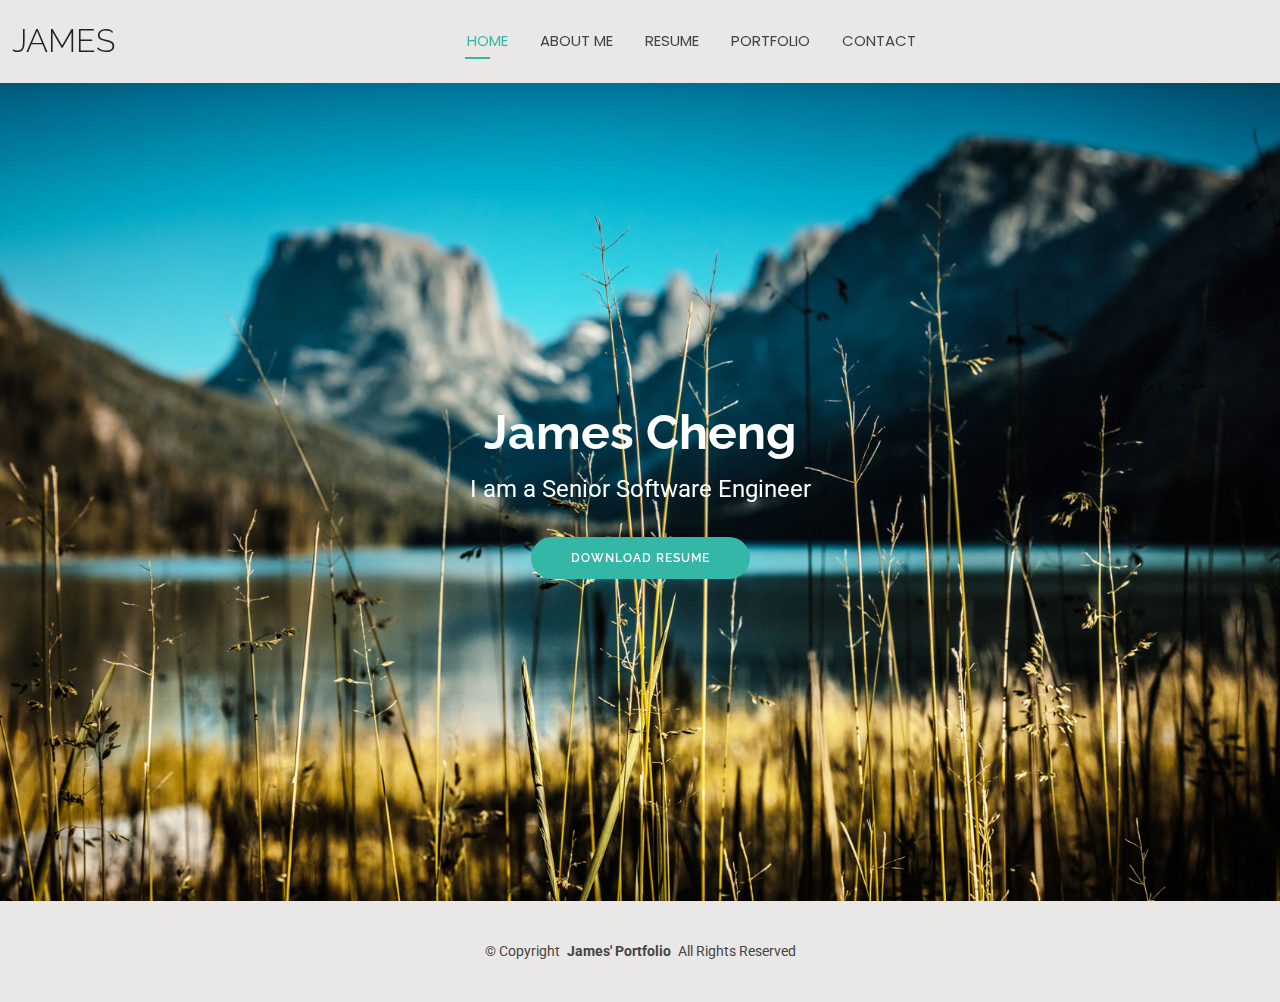
<file: index.html>
<!DOCTYPE html>
<html lang="en">

<head>
  <meta charset="utf-8">
  <meta content="width=device-width, initial-scale=1.0" name="viewport">
  <title>James Cheng Portfolio</title>
  <meta name="description" content="James Cheng Portfolio Website">
  <meta name="keywords" content="James Cheng portfolio">

  <!-- Favicons -->
  <link href="assets/img/favicon.png" rel="icon">
  <link href="assets/img/apple-touch-icon.png" rel="apple-touch-icon">

  <!-- Fonts -->
  <link href="https://fonts.googleapis.com" rel="preconnect">
  <link href="https://fonts.gstatic.com" rel="preconnect" crossorigin>
  <link href="https://fonts.googleapis.com/css2?family=Roboto:ital,wght@0,100;0,300;0,400;0,500;0,700;0,900;1,100;1,300;1,400;1,500;1,700;1,900&family=Poppins:ital,wght@0,100;0,200;0,300;0,400;0,500;0,600;0,700;0,800;0,900;1,100;1,200;1,300;1,400;1,500;1,600;1,700;1,800;1,900&family=Raleway:ital,wght@0,100;0,200;0,300;0,400;0,500;0,600;0,700;0,800;0,900;1,100;1,200;1,300;1,400;1,500;1,600;1,700;1,800;1,900&display=swap" rel="stylesheet">

  <!-- Vendor CSS Files -->
  <link href="assets/vendor/bootstrap/css/bootstrap.min.css" rel="stylesheet">
  <link href="assets/vendor/bootstrap-icons/bootstrap-icons.css" rel="stylesheet">
  <link href="assets/vendor/aos/aos.css" rel="stylesheet">
  <link href="assets/vendor/swiper/swiper-bundle.min.css" rel="stylesheet">
  <link href="assets/vendor/glightbox/css/glightbox.min.css" rel="stylesheet">

  <!-- Main CSS File -->

  <link href="assets/css/main.css" rel="stylesheet">
  <script type="application/ld+json">
    {
      "@context": "https://jcheng-fullstack-profile.netlify.app/",
      "@type": "Portfolio",
      "name": "James Cheng",
      "url": "https://jcheng-fullstack-profile.netlify.app/",
      "jobTitle": "Senior Full STACk Developer"
    }
    </script>
</head>

<body class="index-page">

  <header id="header" class="header d-flex align-items-center light-background sticky-top">
    <div class="container-fluid position-relative d-flex align-items-center justify-content-between">

      <a href="index.html" class="logo d-flex align-items-center me-auto me-xl-0">
        <!-- Uncomment the line below if you also wish to use an image logo -->
        <!-- <img src="assets/img/logo.png" alt=""> -->
        <h1 class="sitename">JAMES</h1>
      </a>

      <nav id="navmenu" class="navmenu">
        <ul>
          <li><a href="index.html" class="active">HOME</a></li>
          <li><a href="about.html">ABOUT ME</a></li>
          <li><a href="resume.html">RESUME</a></li>
          <li><a href="portfolio.html">PORTFOLIO</a></li>
          <li><a href="contact.html">CONTACT</a></li>
        </ul>
        <i class="mobile-nav-toggle d-xl-none bi bi-list"></i>
      </nav>
      <div class="header-social-links">
      </div>


    </div>
  </header>

  <main class="main">

    <!-- Hero Section -->
    <section id="hero" class="hero section">

      <img src="assets/img/hero-bg.jpg" alt="" data-aos="fade-in">

      <div class="container text-center" data-aos="zoom-out" data-aos-delay="100">
        <div class="row justify-content-center">
          <div class="col-lg-8">
            <h2 style="color: #ffffff;">James Cheng</h2>
            <p style="color: #ffffff;">I am a Senior Software Engineer</p>
            <a href="assets//data/JamesChengResume.pdf" class="btn-get-started">DOWNLOAD RESUME</a>
          </div>
        </div>
      </div>

    </section><!-- /Hero Section -->

  </main>

  <footer id="footer" class="footer light-background">

    <div class="container">
      <div class="copyright text-center ">
        <p>© <span>Copyright</span> <strong class="px-1 sitename">James' Portfolio</strong> <span>All Rights Reserved<br></span></p>
      </div>
    </div>

  </footer>

  <!-- Scroll Top -->
  <a href="#" id="scroll-top" class="scroll-top d-flex align-items-center justify-content-center"><i class="bi bi-arrow-up-short"></i></a>

  <!-- Preloader -->
  <div id="preloader"></div>

  <!-- Vendor JS Files -->
  <script src="assets/vendor/bootstrap/js/bootstrap.bundle.min.js"></script>
  <script src="assets/vendor/php-email-form/validate.js"></script>
  <script src="assets/vendor/aos/aos.js"></script>
  <script src="assets/vendor/waypoints/noframework.waypoints.js"></script>
  <script src="assets/vendor/purecounter/purecounter_vanilla.js"></script>
  <script src="assets/vendor/swiper/swiper-bundle.min.js"></script>
  <script src="assets/vendor/glightbox/js/glightbox.min.js"></script>
  <script src="assets/vendor/imagesloaded/imagesloaded.pkgd.min.js"></script>
  <script src="assets/vendor/isotope-layout/isotope.pkgd.min.js"></script>

  <!-- Main JS File -->
  <script src="assets/js/main.js"></script>

</body>

</html>
</file>
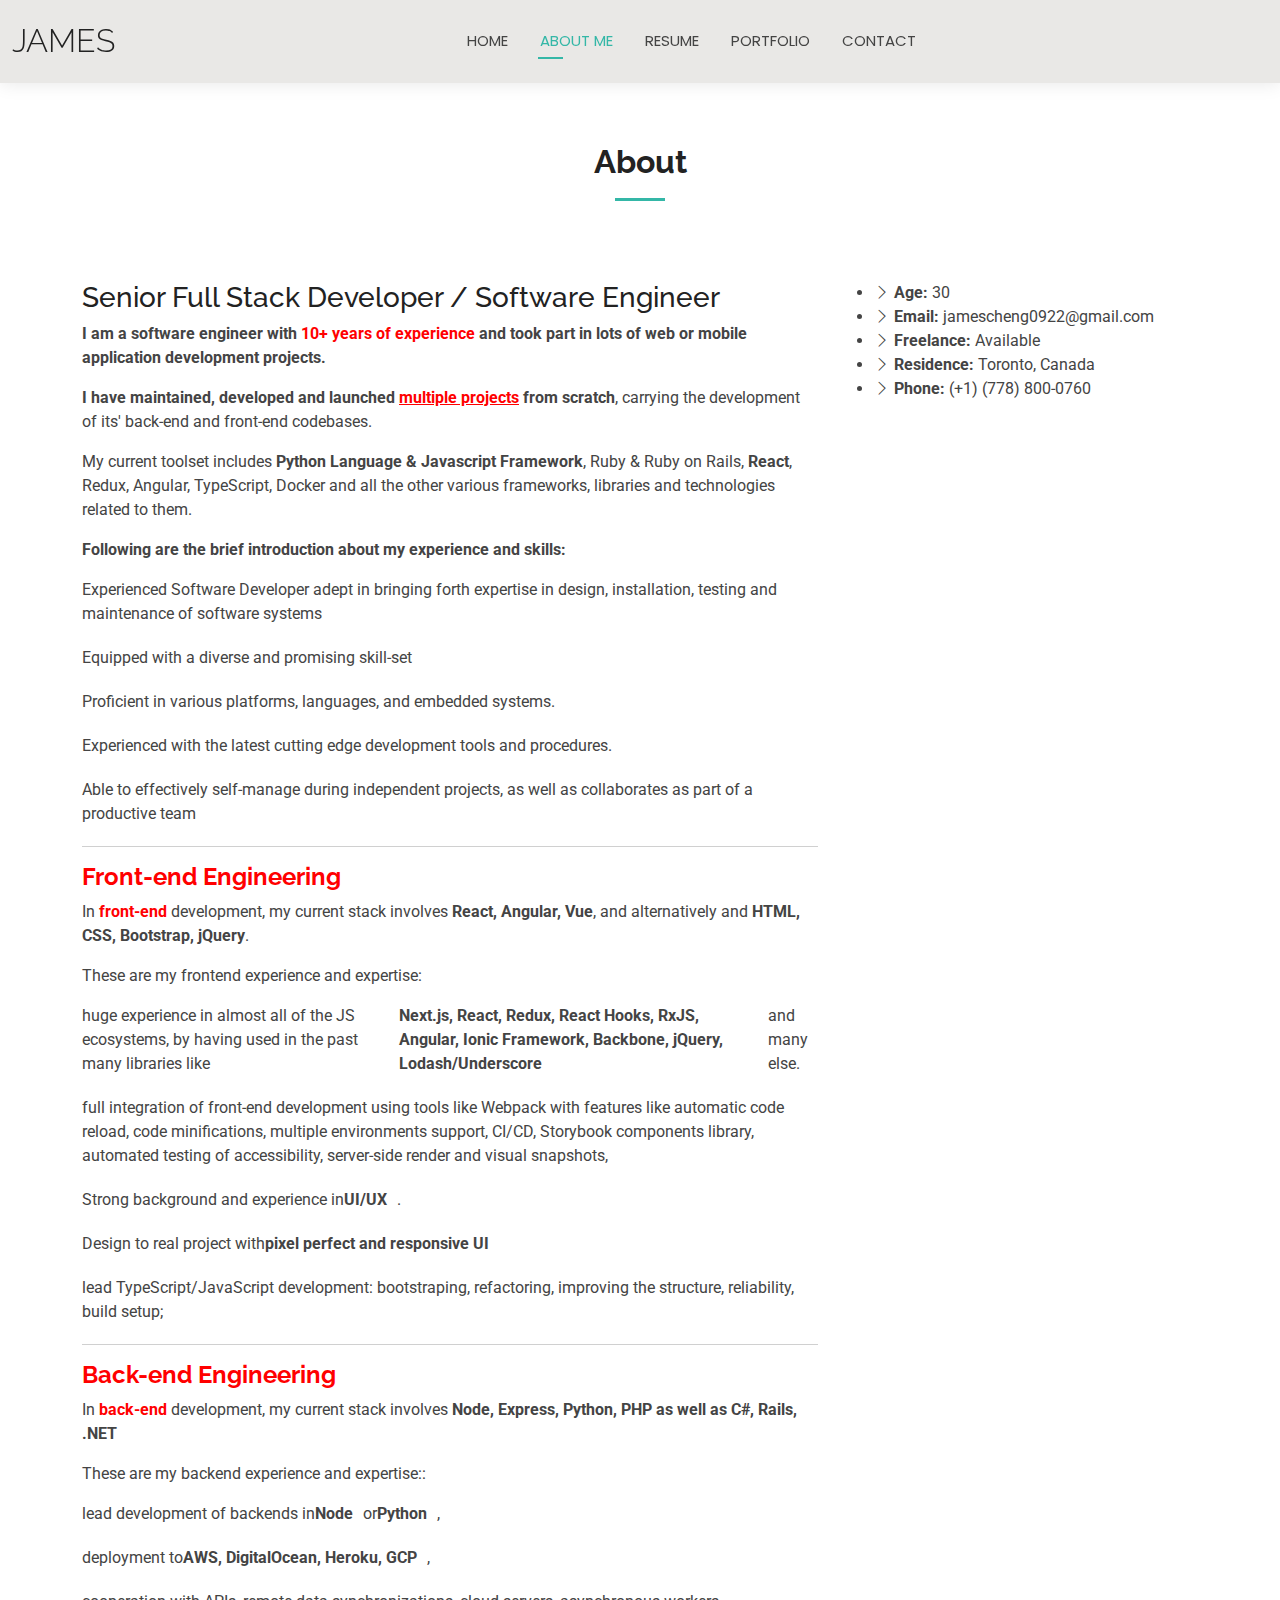
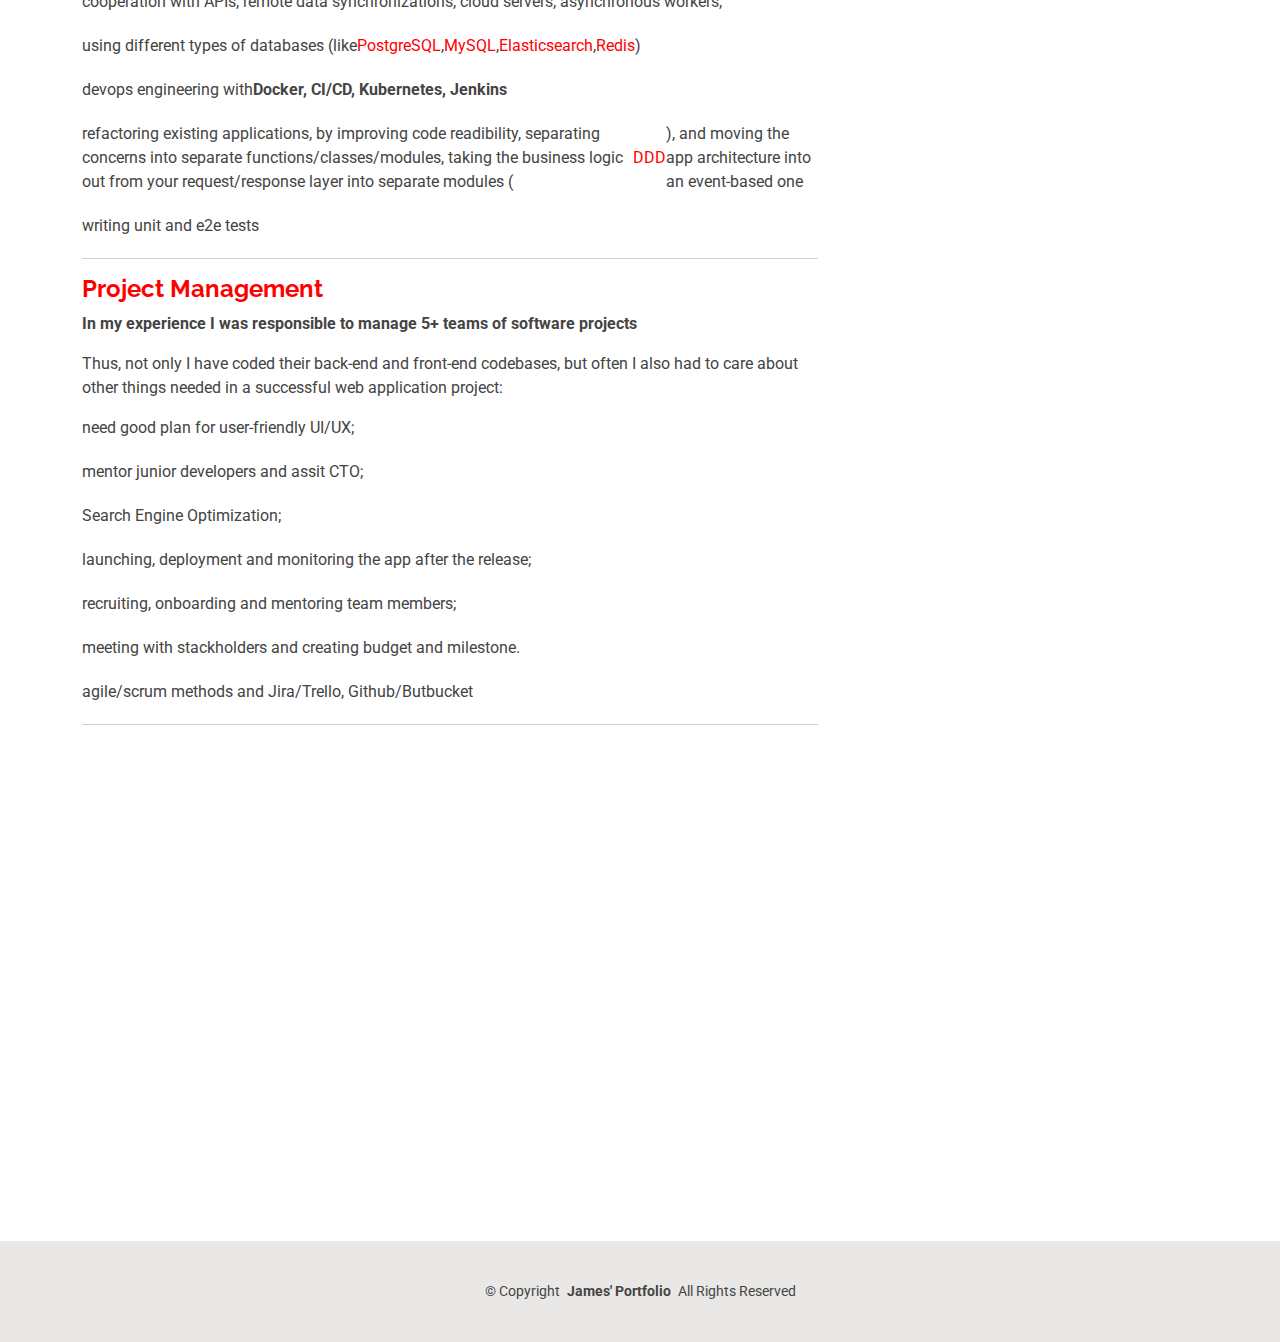
<file: about.html>
<!DOCTYPE html>
<html lang="en">

<head>
  <meta charset="utf-8">
  <meta content="width=device-width, initial-scale=1.0" name="viewport">
  <title>About - James</title>
  <meta name="description" content="">
  <meta name="keywords" content="">

  <!-- Favicons -->
  <link href="assets/img/favicon.png" rel="icon">
  <link href="assets/img/apple-touch-icon.png" rel="apple-touch-icon">

  <!-- Fonts -->
  <link href="https://fonts.googleapis.com" rel="preconnect">
  <link href="https://fonts.gstatic.com" rel="preconnect" crossorigin>
  <link href="https://fonts.googleapis.com/css2?family=Roboto:ital,wght@0,100;0,300;0,400;0,500;0,700;0,900;1,100;1,300;1,400;1,500;1,700;1,900&family=Poppins:ital,wght@0,100;0,200;0,300;0,400;0,500;0,600;0,700;0,800;0,900;1,100;1,200;1,300;1,400;1,500;1,600;1,700;1,800;1,900&family=Raleway:ital,wght@0,100;0,200;0,300;0,400;0,500;0,600;0,700;0,800;0,900;1,100;1,200;1,300;1,400;1,500;1,600;1,700;1,800;1,900&display=swap" rel="stylesheet">

  <!-- Vendor CSS Files -->
  <link href="assets/vendor/bootstrap/css/bootstrap.min.css" rel="stylesheet">
  <link href="assets/vendor/bootstrap-icons/bootstrap-icons.css" rel="stylesheet">
  <link href="assets/vendor/aos/aos.css" rel="stylesheet">
  <link href="assets/vendor/swiper/swiper-bundle.min.css" rel="stylesheet">
  <link href="assets/vendor/glightbox/css/glightbox.min.css" rel="stylesheet">

  <!-- Main CSS File -->
  <link href="assets/css/main.css" rel="stylesheet">

</head>

<body class="about-page">

  <header id="header" class="header d-flex align-items-center light-background sticky-top">
    <div class="container-fluid position-relative d-flex align-items-center justify-content-between">

      <a href="index.html" class="logo d-flex align-items-center me-auto me-xl-0">
        <!-- Uncomment the line below if you also wish to use an image logo -->
        <!-- <img src="assets/img/logo.png" alt=""> -->
        <h1 class="sitename">JAMES</h1>
      </a>

      <nav id="navmenu" class="navmenu">
        <ul>
          <li><a href="index.html">HOME</a></li>
          <li><a href="about.html" class="active">ABOUT ME</a></li>
          <li><a href="resume.html">RESUME</a></li>
          <li><a href="portfolio.html">PORTFOLIO</a></li>
          <li><a href="contact.html">CONTACT</a></li>
        </ul>
        <i class="mobile-nav-toggle d-xl-none bi bi-list"></i>
      </nav>
      <div class="header-social-links">
      </div>


    </div>
  </header>


  <main class="main">

    <!-- About Section -->
    <section id="about" class="about section">

      <!-- Section Title -->
      <div class="container section-title" data-aos="fade-up">
        <h2>About</h2>
      </div><!-- End Section Title -->

      <div class="container" data-aos="fade-up" data-aos-delay="100">

        <div class="row gy-4 justify-content-center">
          <!-- <div class="col-lg-4">
            <img src="assets/img/profile-img.jpg" class="img-fluid" alt="">
          </div> -->
          <div class="col-lg-8 content">
            <!--Personal Intro-->
                <h3 class="mb-20">Senior Full Stack Developer / Software Engineer</h3>
                <p>
                    <strong>I am a software engineer with <span style="color: red;">  10+ years of experience</span> and took part in lots of web or mobile application development projects.</strong>
                </p>

                <p>
                    <strong>I have maintained, developed and launched
                    <a href="#portfolio" class="nocolor" style="color: red; text-decoration: underline;">multiple projects</a>
                    from scratch</strong>, carrying the development of its' back-end and front-end codebases.
                </p>

                <p>
                    My current toolset includes
                    <strong>Python Language &amp; Javascript Framework</strong>, Ruby &amp; Ruby on Rails,
                    <strong>React</strong>, Redux, Angular, TypeScript, Docker and all the other
                    various frameworks, libraries and technologies related to them.
                </p>

                <p><strong>Following are the brief introduction about my experience and skills:</strong></p>
                <ul>
                    <li>Experienced Software Developer adept in bringing forth expertise in design, installation, testing and maintenance of software systems</li>
                    <li>Equipped with a diverse and promising skill-set</li>
                    <li>Proficient in various platforms, languages, and embedded systems.</li>
                    <li>Experienced with the latest cutting edge development tools and procedures.</li>
                    <li>Able to effectively self-manage during independent projects, as well as collaborates as part of a productive team</li>
                </ul>

                <hr>

                <h2 style="color: red;">
                    <i class="fa fa-edit"></i>
                    Front-end Engineering
                </h2>
                <!-- <img src="../images/aboutMe/front-end.png" alt="frontend" width="100%" height="200px"/> -->
                <p>
                    In <strong style="color: red;">front-end</strong> development, my current stack involves <strong>React, Angular, Vue</strong>, and alternatively and <strong>HTML, CSS, Bootstrap, jQuery</strong>.
                </p>

                <p>
                    These are my frontend experience and expertise:
                </p>
                <ul>
                    <li>
                    huge experience in almost all of the JS ecosystems, by having used in the
                    past many libraries like <strong>Next.js, React, Redux, React Hooks, RxJS,
                    Angular, Ionic Framework, Backbone, jQuery, Lodash/Underscore</strong> and many
                    else.
                    </li>
                    <li>
                    full integration of front-end development using tools like Webpack with features
                    like automatic code reload, code minifications, multiple environments
                    support, CI/CD, Storybook components library, automated testing of
                    accessibility, server-side render and visual snapshots,
                    </li>
                    <li>
                    Strong background and experience in <strong>UI/UX</strong>.
                    </li>
                    <li>Design to real project with <strong>pixel perfect and responsive UI</strong></li>
                    <li>
                    lead TypeScript/JavaScript development: bootstraping, refactoring,
                    improving the structure, reliability, build setup;
                    </li>
                    <!-- <li>
                    ... and even <strong>mobile app  development</strong> with the use of <a href="http://ionicframework.com/" rel="nofollow">Ionic Framework</a>.
                    <br>
                    With these, I can build a fully working native application for iOS and Android (both at once!) in Javascript in less than month.
                    <br>
                    <strong>You can already find some of my mobile applications in <a href="/portfolio/">my portfolio</a>.</strong>
                    </li> -->
                </ul>

                <hr>
                <h2 style="color: red;">
                    <i class="fa fa-edit"></i>
                    Back-end Engineering
                </h2>
                <!-- <img src="../images/aboutMe/back-end.png" alt="backend" width="100%" height="200px"/> -->

                <p>
                    In <strong style="color: red;">back-end</strong> development, my current stack involves <strong>Node, Express, Python, PHP as well as C#, Rails, .NET</strong>
                </p>
                

                <p>
                    These are my backend experience and expertise::
                </p>

                <ul>
                    <li>
                    lead development of backends in <strong>Node</strong> or <strong>Python</strong>,
                    </li>
                    <li>
                    deployment to <strong>AWS, DigitalOcean, Heroku, GCP</strong>,
                    </li>
                    <li>
                    cooperation with APIs, remote data synchronizations, cloud servers,
                    asynchronous workers,
                    </li>
                    <li>
                    using different types of databases (like
                    <a href="https://www.postgresql.org/" rel="nofollow" style="color: red;">PostgreSQL</a>,
                    <a href="https://www.mysql.com/" rel="nofollow" style="color: red;">MySQL</a>,
                    <a href="http://www.elasticsearch.org/" rel="nofollow" style="color: red;">Elasticsearch</a>,
                    <a href="http://redis.io/" rel="nofollow" style="color: red;">Redis</a>)
                    </li>
                    <li>
                    devops engineering with <strong>Docker, CI/CD, Kubernetes, Jenkins</strong>
                    </li>
                    <li>
                    refactoring existing applications, by improving code readibility,
                    separating concerns into separate functions/classes/modules, taking the
                    business logic out from your request/response layer into separate modules
                    (<a href="https://en.wikipedia.org/wiki/Domain-driven_design" rel="nofollow" style="color: red;">DDD</a>), and moving the app architecture into an event-based one
                    </li>
                    <li>
                    writing unit and e2e tests
                    </li>
                </ul>

                <hr>
                <h2 style="color: red;">
                    <i class="fa fa-edit"></i>
                    Project Management
                </h2>
                <!-- <img src="../images/aboutMe/project-manager.png" alt="project-management" width="100%" height="200px"/> -->

                <p>
                    <strong>In my experience I was responsible to manage 5+ teams of software projects</strong>
                </p>

                <p>
                    Thus, not only I have coded their back-end and front-end codebases, but
                    often I also had to care about other things needed in a successful web
                    application project:
                </p>

                <ul>
                    <li>
                    need good plan for user-friendly UI/UX;
                    </li>
                    <li>
                    mentor junior developers and assit CTO;
                    </li>
                    <li>
                    Search Engine Optimization;
                    </li>
                    <li>
                    launching, deployment and monitoring the app after the release;
                    </li>
                    <li>
                    recruiting, onboarding and mentoring team members;
                    </li>
                    <li>
                    meeting with stackholders and creating budget and milestone.
                    </li>
                    <li>
                    agile/scrum methods and Jira/Trello, Github/Butbucket
                    </li>
                </ul>
                <hr>
          </div>

          <div class="col-lg-4">
            <ul>
              <li><i class="bi bi-chevron-right"></i> <strong>Age:</strong> <span>30</span></li>
              <li><i class="bi bi-chevron-right"></i> <strong>Email:</strong> <span>jamescheng0922@gmail.com</span></li>
              <li><i class="bi bi-chevron-right"></i> <strong>Freelance:</strong> <span>Available</span></li>
              <li><i class="bi bi-chevron-right"></i> <strong>Residence:</strong> <span>Toronto, Canada</span></li>
              <li><i class="bi bi-chevron-right"></i> <strong>Phone:</strong> <span>(+1) (778) 800-0760</span></li>
            </ul>
          </div>
        </div>

      </div>

    </section><!-- /About Section -->

    <!-- Testimonials Section -->
    <section id="testimonials" class="testimonials section">

      <!-- Section Title -->
      <div class="container section-title" data-aos="fade-up">
        <h2>Testimonials</h2>
      </div><!-- End Section Title -->

      <div class="container" data-aos="fade-up" data-aos-delay="100">

        <div class="swiper init-swiper">
          <script type="application/json" class="swiper-config">
            {
              "loop": true,
              "speed": 600,
              "autoplay": {
                "delay": 5000
              },
              "slidesPerView": "auto",
              "pagination": {
                "el": ".swiper-pagination",
                "type": "bullets",
                "clickable": true
              }
            }
          </script>
          <div class="swiper-wrapper">

            <div class="swiper-slide">
              <div class="testimonial-item">
                <div class="stars">
                  <i class="bi bi-star-fill"></i><i class="bi bi-star-fill"></i><i class="bi bi-star-fill"></i><i class="bi bi-star-fill"></i><i class="bi bi-star-fill"></i>
                </div>
                <p>
                  <i class="bi bi-quote quote-icon-left"></i>
                  <span>We were so pleased with James's work that  also used him to design and develop our website. Everyone at our company thanks him for the incredible work he does.</span>
                  <i class="bi bi-quote quote-icon-right"></i>
                </p>
              </div>
            </div><!-- End testimonial item -->

            <div class="swiper-slide">
              <div class="testimonial-item">
                <div class="stars">
                  <i class="bi bi-star-fill"></i><i class="bi bi-star-fill"></i><i class="bi bi-star-fill"></i><i class="bi bi-star-fill"></i><i class="bi bi-star-fill"></i>
                </div>
                <p>
                  <i class="bi bi-quote quote-icon-left"></i>
                  <span>Working with James opened our eyes to what was possible, both in terms of programming ability and also an incredible level of customer service. When made promises to meet deadlines, each one was met without breaking a sweat.</span>
                  <i class="bi bi-quote quote-icon-right"></i>
                </p>
              </div>
            </div><!-- End testimonial item -->

            <div class="swiper-slide">
              <div class="testimonial-item">
                <div class="stars">
                  <i class="bi bi-star-fill"></i><i class="bi bi-star-fill"></i><i class="bi bi-star-fill"></i><i class="bi bi-star-fill"></i><i class="bi bi-star-fill"></i>
                </div>
                <p>
                  <i class="bi bi-quote quote-icon-left"></i>
                  <span>James takes his work very seriously and during the course of his employment, he proved himself to be a dependable employee and a hard worker with solid problem solving and technical skills. I was always impressed by James's ability to complete the work assigned to him on time.</span>
                  <i class="bi bi-quote quote-icon-right"></i>
                </p>
              </div>
            </div><!-- End testimonial item -->

            <div class="swiper-slide">
              <div class="testimonial-item">
                <div class="stars">
                  <i class="bi bi-star-fill"></i><i class="bi bi-star-fill"></i><i class="bi bi-star-fill"></i><i class="bi bi-star-fill"></i><i class="bi bi-star-fill"></i>
                </div>
                <p>
                  <i class="bi bi-quote quote-icon-left"></i>
                  <span>We were so pleased with James's work that  also used him to design and develop our website. Everyone at our company thanks him for the incredible work he does</span>
                  <i class="bi bi-quote quote-icon-right"></i>
                </p>
              </div>
            </div><!-- End testimonial item -->

            <div class="swiper-slide">
              <div class="testimonial-item">
                <div class="stars">
                  <i class="bi bi-star-fill"></i><i class="bi bi-star-fill"></i><i class="bi bi-star-fill"></i><i class="bi bi-star-fill"></i><i class="bi bi-star-fill"></i>
                </div>
                <p>
                  <i class="bi bi-quote quote-icon-left"></i>
                  <span>Working with James opened our eyes to what was possible, both in terms of programming ability and also an incredible level of customer service. When made promises to meet deadlines, each one was met without breaking a sweat.</span>
                  <i class="bi bi-quote quote-icon-right"></i>
                </p>
              </div>
            </div><!-- End testimonial item -->

            
            <div class="swiper-slide">
              <div class="testimonial-item">
                <div class="stars">
                  <i class="bi bi-star-fill"></i><i class="bi bi-star-fill"></i><i class="bi bi-star-fill"></i><i class="bi bi-star-fill"></i><i class="bi bi-star-fill"></i>
                </div>
                <p>
                  <i class="bi bi-quote quote-icon-left"></i>
                  <span>James takes his work very seriously and during the course of his employment, he proved himself to be a dependable employee and a hard worker with solid problem solving and technical skills. I was always impressed by James's ability to complete the work assigned to him on time.</span>
                  <i class="bi bi-quote quote-icon-right"></i>
                </p>
              </div>
            </div><!-- End testimonial item -->

            
            <div class="swiper-slide">
              <div class="testimonial-item">
                <div class="stars">
                  <i class="bi bi-star-fill"></i><i class="bi bi-star-fill"></i><i class="bi bi-star-fill"></i><i class="bi bi-star-fill"></i><i class="bi bi-star-fill"></i>
                </div>
                <p>
                  <i class="bi bi-quote quote-icon-left"></i>
                  <span>We were so pleased with James's work that  also used him to design and develop our website. Everyone at our company thanks him for the incredible work he does</span>
                  <i class="bi bi-quote quote-icon-right"></i>
                </p>
              </div>
            </div><!-- End testimonial item -->

          </div>
          <div class="swiper-pagination"></div>
        </div>

      </div>

    </section><!-- /Testimonials Section -->

  </main>

  <footer id="footer" class="footer light-background">

    <div class="container">
      <div class="copyright text-center ">
        <p>© <span>Copyright</span> <strong class="px-1 sitename">James' Portfolio</strong> <span>All Rights Reserved<br></span></p>
      </div>
    </div>

  </footer>

  <!-- Scroll Top -->
  <a href="#" id="scroll-top" class="scroll-top d-flex align-items-center justify-content-center"><i class="bi bi-arrow-up-short"></i></a>

  <!-- Preloader -->
  <div id="preloader"></div>

  <!-- Vendor JS Files -->
  <script src="assets/vendor/bootstrap/js/bootstrap.bundle.min.js"></script>
  <script src="assets/vendor/php-email-form/validate.js"></script>
  <script src="assets/vendor/aos/aos.js"></script>
  <script src="assets/vendor/waypoints/noframework.waypoints.js"></script>
  <script src="assets/vendor/purecounter/purecounter_vanilla.js"></script>
  <script src="assets/vendor/swiper/swiper-bundle.min.js"></script>
  <script src="assets/vendor/glightbox/js/glightbox.min.js"></script>
  <script src="assets/vendor/imagesloaded/imagesloaded.pkgd.min.js"></script>
  <script src="assets/vendor/isotope-layout/isotope.pkgd.min.js"></script>

  <!-- Main JS File -->
  <script src="assets/js/main.js"></script>

</body>

</html>
</file>
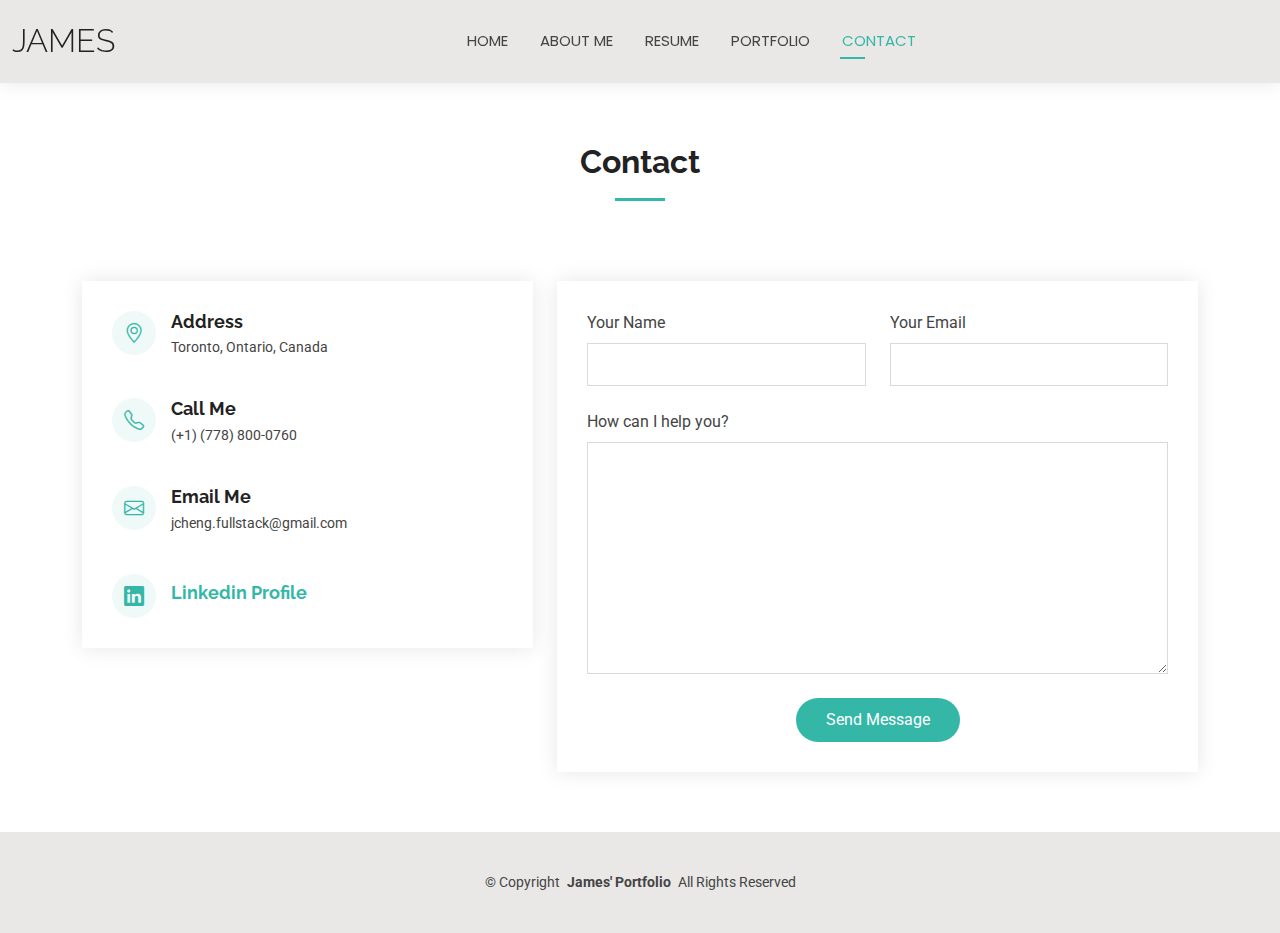
<file: contact.html>
<!DOCTYPE html>
<html lang="en">

<head>
  <meta charset="utf-8">
  <meta content="width=device-width, initial-scale=1.0" name="viewport">
  <title>Contact - James Bootstrap Template</title>
  <meta name="description" content="James Cheng Portfolio Website">
  <meta name="keywords" content="James Cheng portfolio">

  <!-- Favicons -->
  <link href="assets/img/favicon.png" rel="icon">
  <link href="assets/img/apple-touch-icon.png" rel="apple-touch-icon">

  <!-- Fonts -->
  <link href="https://fonts.googleapis.com" rel="preconnect">
  <link href="https://fonts.gstatic.com" rel="preconnect" crossorigin>
  <link href="https://fonts.googleapis.com/css2?family=Roboto:ital,wght@0,100;0,300;0,400;0,500;0,700;0,900;1,100;1,300;1,400;1,500;1,700;1,900&family=Poppins:ital,wght@0,100;0,200;0,300;0,400;0,500;0,600;0,700;0,800;0,900;1,100;1,200;1,300;1,400;1,500;1,600;1,700;1,800;1,900&family=Raleway:ital,wght@0,100;0,200;0,300;0,400;0,500;0,600;0,700;0,800;0,900;1,100;1,200;1,300;1,400;1,500;1,600;1,700;1,800;1,900&display=swap" rel="stylesheet">

  <!-- Vendor CSS Files -->
  <link href="assets/vendor/bootstrap/css/bootstrap.min.css" rel="stylesheet">
  <link href="assets/vendor/bootstrap-icons/bootstrap-icons.css" rel="stylesheet">
  <link href="assets/vendor/aos/aos.css" rel="stylesheet">
  <link href="assets/vendor/swiper/swiper-bundle.min.css" rel="stylesheet">
  <link href="assets/vendor/glightbox/css/glightbox.min.css" rel="stylesheet">

  <!-- Main CSS File -->

  <link href="assets/css/main.css" rel="stylesheet">
  <script type="application/ld+json">
    {
      "@context": "https://jcheng-fullstack-profile.netlify.app/",
      "@type": "Portfolio",
      "name": "James Cheng",
      "url": "https://jcheng-fullstack-profile.netlify.app/",
      "jobTitle": "Senior Full STACk Developer"
    }
    </script>
</head>

<body class="contact-page">
  <header id="header" class="header d-flex align-items-center light-background sticky-top">
    <div class="container-fluid position-relative d-flex align-items-center justify-content-between">

      <a href="index.html" class="logo d-flex align-items-center me-auto me-xl-0">
        <!-- Uncomment the line below if you also wish to use an image logo -->
        <!-- <img src="assets/img/logo.png" alt=""> -->
        <h1 class="sitename">JAMES</h1>
      </a>

      <nav id="navmenu" class="navmenu">
        <ul>
          <li><a href="index.html">HOME</a></li>
          <li><a href="about.html">ABOUT ME</a></li>
          <li><a href="resume.html">RESUME</a></li>
          <li><a href="portfolio.html">PORTFOLIO</a></li>
          <li><a href="contact.html" class="active">CONTACT</a></li>
        </ul>
        <i class="mobile-nav-toggle d-xl-none bi bi-list"></i>
      </nav>
      <div class="header-social-links">
      </div>


    </div>
  </header>


  <main class="main">

    <!-- Contact Section -->
    <section id="contact" class="contact section">

      <!-- Section Title -->
      <div class="container section-title" data-aos="fade-up">
        <h2>Contact</h2>
        <!-- <p>Necessitatibus eius consequatur ex aliquid fuga eum quidem sint consectetur velit</p> -->
      </div><!-- End Section Title -->

      <div class="container" data-aos="fade-up" data-aos-delay="100">

        <div class="row gy-4">

          <div class="col-lg-5">
            <div class="info-wrap">
              <div class="info-item d-flex" data-aos="fade-up" data-aos-delay="200">
                <i class="bi bi-geo-alt flex-shrink-0"></i>
                <div>
                  <h3>Address</h3>
                  <p>Toronto, Ontario, Canada</p>
                </div>
              </div><!-- End Info Item -->

              <div class="info-item d-flex" data-aos="fade-up" data-aos-delay="300">
                <i class="bi bi-telephone flex-shrink-0"></i>
                <div>
                  <h3>Call Me</h3>
                  <p>(+1) (778) 800-0760</p>
                </div>
              </div><!-- End Info Item -->

              <div class="info-item d-flex" data-aos="fade-up" data-aos-delay="400">
                <i class="bi bi-envelope flex-shrink-0"></i>
                <div>
                  <h3>Email Me</h3>
                  <p>jcheng.fullstack@gmail.com</p>
                </div>
              </div><!-- End Info Item -->
              <a href="https://www.linkedin.com/in/james-c-221168300/">
              <div class="info-item d-flex" data-aos="fade-up" data-aos-delay="400" style="align-items: center; margin-bottom: 0;">
                <i class="bi bi-linkedin flex-shrink-0"></i>
                  <h3><a href="https://www.linkedin.com/in/james-c-221168300/">Linkedin Profile</a></h3>
              </div><!-- End Info Item -->
            </div></a>
          </div>

          <div class="col-lg-7">
            <form action="forms/contact.php" method="post" class="php-email-form" data-aos="fade-up" data-aos-delay="200">
              <div class="row gy-4">

                <div class="col-md-6">
                  <label for="name-field" class="pb-2">Your Name</label>
                  <input type="text" name="name" id="name-field" class="form-control" required="">
                </div>

                <div class="col-md-6">
                  <label for="email-field" class="pb-2">Your Email</label>
                  <input type="email" class="form-control" name="email" id="email-field" required="">
                </div>

                <div class="col-md-12">
                  <label for="message-field" class="pb-2">How can I help you?</label>
                  <textarea class="form-control" name="message" rows="10" id="message-field" required=""></textarea>
                </div>

                <div class="col-md-12 text-center">
                  <div class="loading">Loading</div>
                  <div class="error-message"></div>
                  <div class="sent-message">Your message has been sent. Thank you!</div>

                  <button type="submit">Send Message</button>
                </div>

              </div>
            </form>
          </div><!-- End Contact Form -->

        </div>

      </div>

    </section><!-- /Contact Section -->

  </main>

  <footer id="footer" class="footer light-background">

    <div class="container">
      <div class="copyright text-center ">
        <p>© <span>Copyright</span> <strong class="px-1 sitename">James' Portfolio</strong> <span>All Rights Reserved<br></span></p>
      </div>
    </div>

  </footer>

  <!-- Scroll Top -->
  <a href="#" id="scroll-top" class="scroll-top d-flex align-items-center justify-content-center"><i class="bi bi-arrow-up-short"></i></a>

  <!-- Preloader -->
  <div id="preloader"></div>

  <!-- Vendor JS Files -->
  <script src="assets/vendor/bootstrap/js/bootstrap.bundle.min.js"></script>
  <script src="assets/vendor/php-email-form/validate.js"></script>
  <script src="assets/vendor/aos/aos.js"></script>
  <script src="assets/vendor/waypoints/noframework.waypoints.js"></script>
  <script src="assets/vendor/purecounter/purecounter_vanilla.js"></script>
  <script src="assets/vendor/swiper/swiper-bundle.min.js"></script>
  <script src="assets/vendor/glightbox/js/glightbox.min.js"></script>
  <script src="assets/vendor/imagesloaded/imagesloaded.pkgd.min.js"></script>
  <script src="assets/vendor/isotope-layout/isotope.pkgd.min.js"></script>

  <!-- Main JS File -->
  <script src="assets/js/main.js"></script>

</body>

</html>
</file>
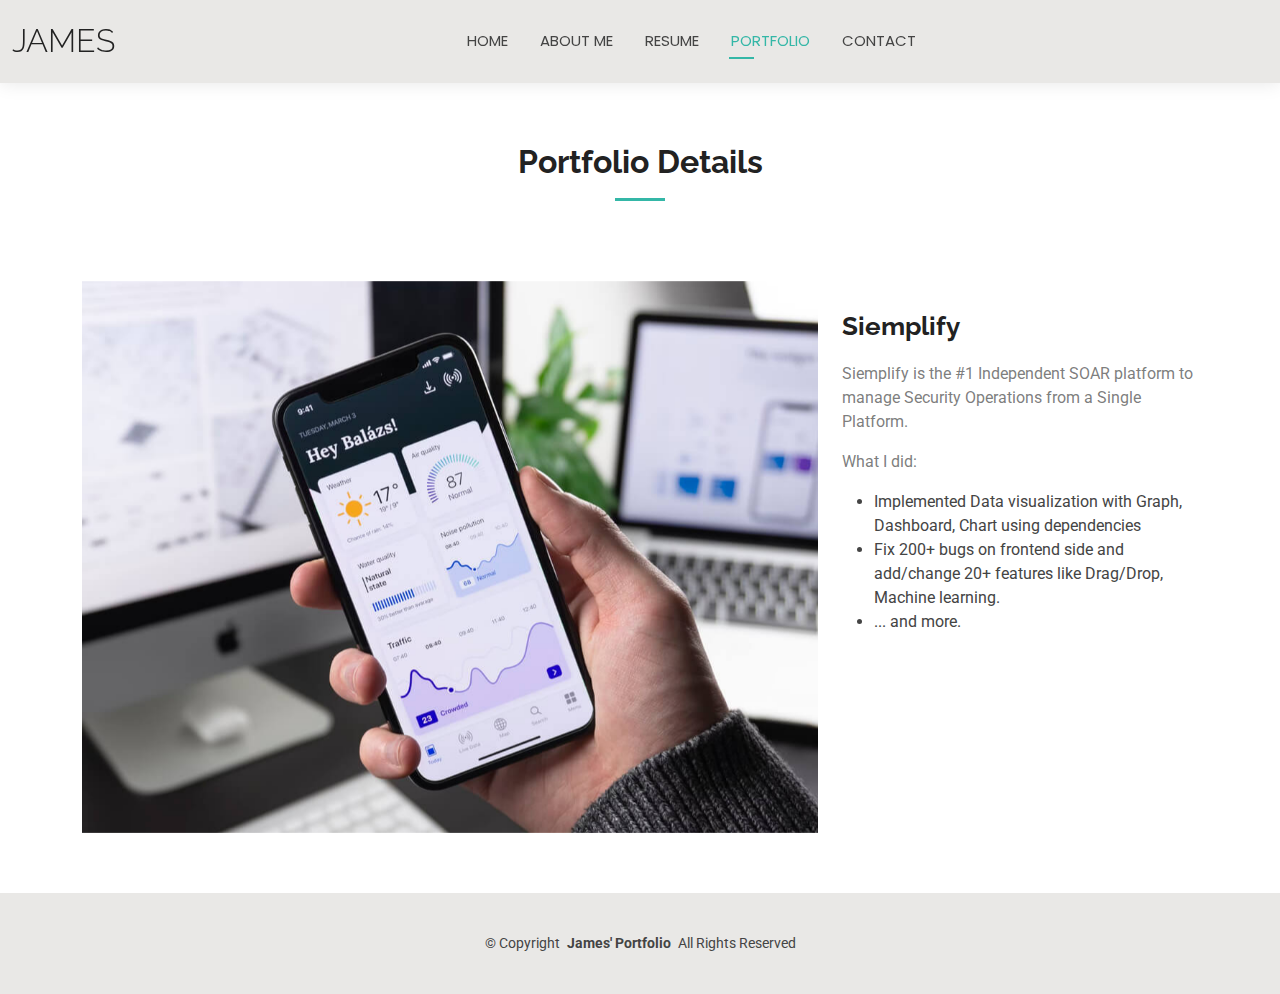
<file: portfolio-details.html>
<!DOCTYPE html>
<html lang="en">

<head>
  <meta charset="utf-8">
  <meta content="width=device-width, initial-scale=1.0" name="viewport">
  <title>Portfolio Details - James</title>
  <meta name="description" content="">
  <meta name="keywords" content="">

  <!-- Favicons -->
  <link href="assets/img/favicon.png" rel="icon">
  <link href="assets/img/apple-touch-icon.png" rel="apple-touch-icon">

  <!-- Fonts -->
  <link href="https://fonts.googleapis.com" rel="preconnect">
  <link href="https://fonts.gstatic.com" rel="preconnect" crossorigin>
  <link href="https://fonts.googleapis.com/css2?family=Roboto:ital,wght@0,100;0,300;0,400;0,500;0,700;0,900;1,100;1,300;1,400;1,500;1,700;1,900&family=Poppins:ital,wght@0,100;0,200;0,300;0,400;0,500;0,600;0,700;0,800;0,900;1,100;1,200;1,300;1,400;1,500;1,600;1,700;1,800;1,900&family=Raleway:ital,wght@0,100;0,200;0,300;0,400;0,500;0,600;0,700;0,800;0,900;1,100;1,200;1,300;1,400;1,500;1,600;1,700;1,800;1,900&display=swap" rel="stylesheet">

  <!-- Vendor CSS Files -->
  <link href="assets/vendor/bootstrap/css/bootstrap.min.css" rel="stylesheet">
  <link href="assets/vendor/bootstrap-icons/bootstrap-icons.css" rel="stylesheet">
  <link href="assets/vendor/aos/aos.css" rel="stylesheet">
  <link href="assets/vendor/swiper/swiper-bundle.min.css" rel="stylesheet">
  <link href="assets/vendor/glightbox/css/glightbox.min.css" rel="stylesheet">

  <!-- Main CSS File -->
  <link href="assets/css/main.css" rel="stylesheet">

</head>

<body class="portfolio-details-page">

  <header id="header" class="header d-flex align-items-center light-background sticky-top">
    <div class="container-fluid position-relative d-flex align-items-center justify-content-between">

      <a href="index.html" class="logo d-flex align-items-center me-auto me-xl-0">
        <!-- Uncomment the line below if you also wish to use an image logo -->
        <!-- <img src="assets/img/logo.png" alt=""> -->
        <h1 class="sitename">JAMES</h1>
      </a>

      <nav id="navmenu" class="navmenu">
        <ul>
          <li><a href="index.html">HOME</a></li>
          <li><a href="about.html">ABOUT ME</a></li>
          <li><a href="resume.html">RESUME</a></li>
          <li><a href="portfolio.html"  class="active">PORTFOLIO</a></li>
          <li><a href="contact.html">CONTACT</a></li>
        </ul>
        <i class="mobile-nav-toggle d-xl-none bi bi-list"></i>
      </nav>
      <div class="header-social-links">
      </div>


    </div>
  </header>


  <main class="main">

    <!-- Portfolio Details Section -->
    <section id="portfolio-details" class="portfolio-details section">

      <!-- Section Title -->
      <div class="container section-title" data-aos="fade-up">
        <h2>Portfolio Details</h2>
        <!-- <p>Necessitatibus eius consequatur ex aliquid fuga eum quidem sint consectetur velit</p> -->
      </div><!-- End Section Title -->

      <div class="container" data-aos="fade-up" data-aos-delay="100">

        <div class="row gy-4">

          <div class="col-lg-8">
            <div class="portfolio-details-slider swiper init-swiper">

              <script type="application/json" class="swiper-config">
                {
                  "loop": true,
                  "speed": 600,
                  "autoplay": {
                    "delay": 5000
                  },
                  "slidesPerView": "auto",
                  "pagination": {
                    "el": ".swiper-pagination",
                    "type": "bullets",
                    "clickable": true
                  }
                }
              </script>

              <div class="swiper-wrapper align-items-center">

                <div class="swiper-slide">
                  <img src="assets/img/portfolio/app-1.jpg" alt="">
                </div>

              </div>
              <div class="swiper-pagination"></div>
            </div>
          </div>

          <div class="col-lg-4">
            <!-- <div class="portfolio-info" data-aos="fade-up" data-aos-delay="200">
              <h3>Project information</h3>
              <ul>
                <li><strong>Category</strong>: Web design</li>
                <li><strong>Client</strong>: ASU Company</li>
                <li><strong>Project date</strong>: 01 March, 2020</li>
                <li><strong>Project URL</strong>: <a href="#">www.example.com</a></li>
              </ul>
            </div> -->
            <div class="portfolio-description">
              <h2>Siemplify</h2>
              <p>
                Siemplify is the #1 Independent SOAR platform to manage Security Operations from a Single Platform.
              </p>
              <p>What I did:</p>
              <ul>
                <li> Implemented Data visualization with Graph, Dashboard, Chart using dependencies</li>
                <li> Fix 200+ bugs on frontend side and add/change 20+ features like Drag/Drop, Machine learning.</li>
                <li> ... and more.</li>
              </ul>
            </div>
          </div>

        </div>

      </div>

    </section><!-- /Portfolio Details Section -->

  </main>

  <footer id="footer" class="footer light-background">

    <div class="container">
      <div class="copyright text-center ">
        <p>© <span>Copyright</span> <strong class="px-1 sitename">James' Portfolio</strong> <span>All Rights Reserved<br></span></p>
      </div>
    </div>

  </footer>

  <!-- Scroll Top -->
  <a href="#" id="scroll-top" class="scroll-top d-flex align-items-center justify-content-center"><i class="bi bi-arrow-up-short"></i></a>

  <!-- Preloader -->
  <div id="preloader"></div>

  <!-- Vendor JS Files -->
  <script src="assets/vendor/bootstrap/js/bootstrap.bundle.min.js"></script>
  <script src="assets/vendor/php-email-form/validate.js"></script>
  <script src="assets/vendor/aos/aos.js"></script>
  <script src="assets/vendor/waypoints/noframework.waypoints.js"></script>
  <script src="assets/vendor/purecounter/purecounter_vanilla.js"></script>
  <script src="assets/vendor/swiper/swiper-bundle.min.js"></script>
  <script src="assets/vendor/glightbox/js/glightbox.min.js"></script>
  <script src="assets/vendor/imagesloaded/imagesloaded.pkgd.min.js"></script>
  <script src="assets/vendor/isotope-layout/isotope.pkgd.min.js"></script>

  <!-- Main JS File -->
  <script src="assets/js/main.js"></script>

</body>

</html>
</file>
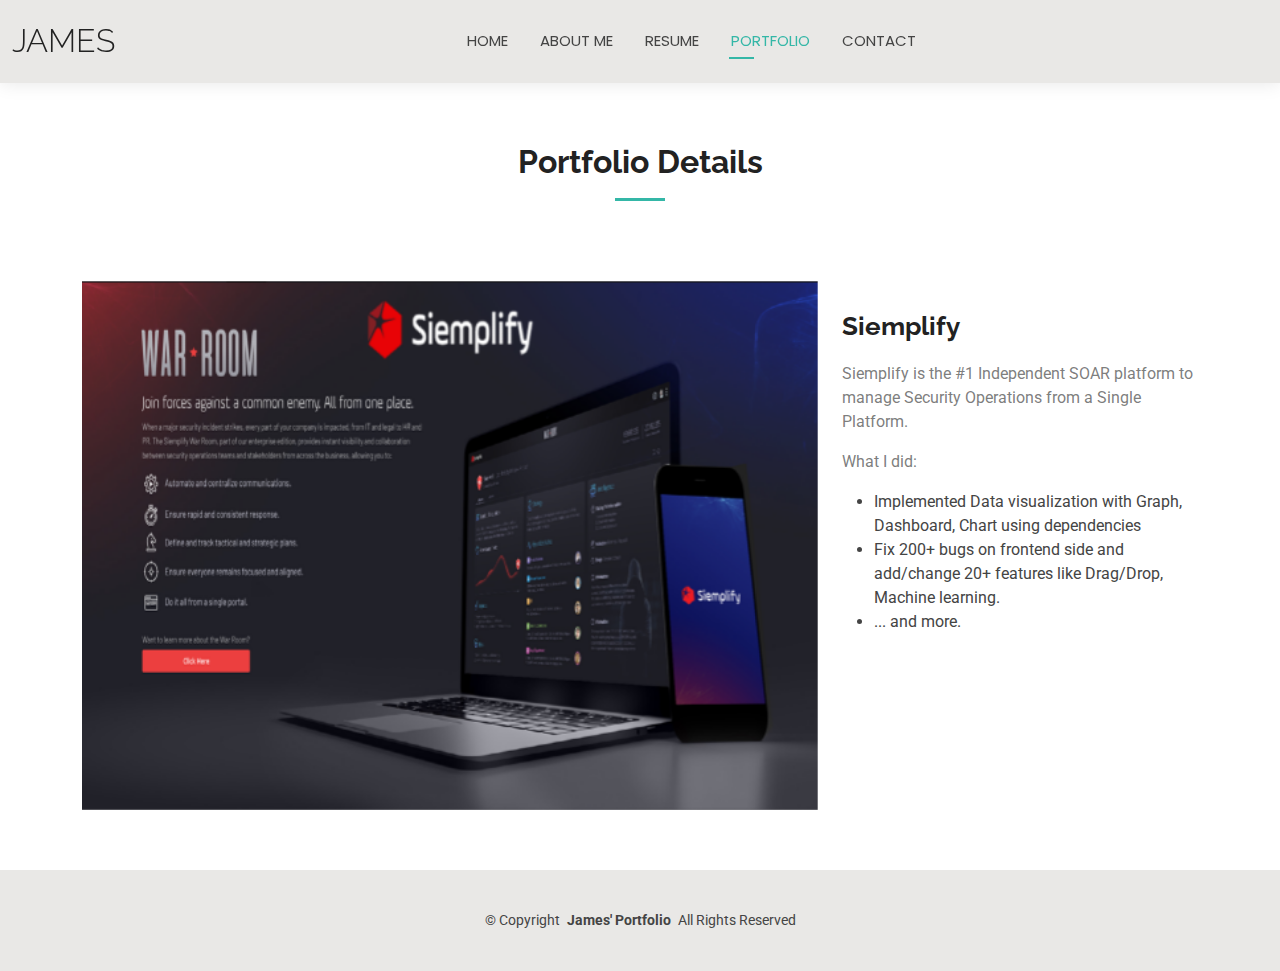
<file: portfolio-details1.html>
<!DOCTYPE html>
<html lang="en">

<head>
  <meta charset="utf-8">
  <meta content="width=device-width, initial-scale=1.0" name="viewport">
  <title>Portfolio Details - James</title>
  <meta name="description" content="James Cheng Portfolio Website">
  <meta name="keywords" content="James Cheng portfolio">

  <!-- Favicons -->
  <link href="assets/img/favicon.png" rel="icon">
  <link href="assets/img/apple-touch-icon.png" rel="apple-touch-icon">

  <!-- Fonts -->
  <link href="https://fonts.googleapis.com" rel="preconnect">
  <link href="https://fonts.gstatic.com" rel="preconnect" crossorigin>
  <link href="https://fonts.googleapis.com/css2?family=Roboto:ital,wght@0,100;0,300;0,400;0,500;0,700;0,900;1,100;1,300;1,400;1,500;1,700;1,900&family=Poppins:ital,wght@0,100;0,200;0,300;0,400;0,500;0,600;0,700;0,800;0,900;1,100;1,200;1,300;1,400;1,500;1,600;1,700;1,800;1,900&family=Raleway:ital,wght@0,100;0,200;0,300;0,400;0,500;0,600;0,700;0,800;0,900;1,100;1,200;1,300;1,400;1,500;1,600;1,700;1,800;1,900&display=swap" rel="stylesheet">

  <!-- Vendor CSS Files -->
  <link href="assets/vendor/bootstrap/css/bootstrap.min.css" rel="stylesheet">
  <link href="assets/vendor/bootstrap-icons/bootstrap-icons.css" rel="stylesheet">
  <link href="assets/vendor/aos/aos.css" rel="stylesheet">
  <link href="assets/vendor/swiper/swiper-bundle.min.css" rel="stylesheet">
  <link href="assets/vendor/glightbox/css/glightbox.min.css" rel="stylesheet">

  <!-- Main CSS File -->

  <link href="assets/css/main.css" rel="stylesheet">
  <script type="application/ld+json">
    {
      "@context": "https://jcheng-fullstack-profile.netlify.app/",
      "@type": "Portfolio",
      "name": "James Cheng",
      "url": "https://jcheng-fullstack-profile.netlify.app/",
      "jobTitle": "Senior Full STACk Developer"
    }
    </script>
</head>

<body class="portfolio-details-page">

  <header id="header" class="header d-flex align-items-center light-background sticky-top">
    <div class="container-fluid position-relative d-flex align-items-center justify-content-between">

      <a href="index.html" class="logo d-flex align-items-center me-auto me-xl-0">
        <!-- Uncomment the line below if you also wish to use an image logo -->
        <!-- <img src="assets/img/logo.png" alt=""> -->
        <h1 class="sitename">JAMES</h1>
      </a>

      <nav id="navmenu" class="navmenu">
        <ul>
          <li><a href="index.html">HOME</a></li>
          <li><a href="about.html">ABOUT ME</a></li>
          <li><a href="resume.html">RESUME</a></li>
          <li><a href="portfolio.html"  class="active">PORTFOLIO</a></li>
          <li><a href="contact.html">CONTACT</a></li>
        </ul>
        <i class="mobile-nav-toggle d-xl-none bi bi-list"></i>
      </nav>
      <div class="header-social-links">
      </div>


    </div>
  </header>


  <main class="main">

    <!-- Portfolio Details Section -->
    <section id="portfolio-details" class="portfolio-details section">

      <!-- Section Title -->
      <div class="container section-title" data-aos="fade-up">
        <h2>Portfolio Details</h2>
        <!-- <p>Necessitatibus eius consequatur ex aliquid fuga eum quidem sint consectetur velit</p> -->
      </div><!-- End Section Title -->

      <div class="container" data-aos="fade-up" data-aos-delay="100">

        <div class="row gy-4">

          <div class="col-lg-8">
            <div class="portfolio-details-slider swiper init-swiper">

              <script type="application/json" class="swiper-config">
                {
                  "loop": true,
                  "speed": 600,
                  "autoplay": {
                    "delay": 5000
                  },
                  "slidesPerView": "auto",
                  "pagination": {
                    "el": ".swiper-pagination",
                    "type": "bullets",
                    "clickable": true
                  }
                }
              </script>

              <div class="swiper-wrapper align-items-center">

                <div class="swiper-slide">
                  <img src="assets/img/masonry-portfolio/masonry-portfolio-1.png" alt="">
                </div>

              </div>
              <div class="swiper-pagination"></div>
            </div>
          </div>

          <div class="col-lg-4">
            <!-- <div class="portfolio-info" data-aos="fade-up" data-aos-delay="200">
              <h3>Project information</h3>
              <ul>
                <li><strong>Category</strong>: Web design</li>
                <li><strong>Client</strong>: ASU Company</li>
                <li><strong>Project date</strong>: 01 March, 2020</li>
                <li><strong>Project URL</strong>: <a href="#">www.example.com</a></li>
              </ul>
            </div> -->
            <div class="portfolio-description">
              <h2>Siemplify</h2>
              <p>
                Siemplify is the #1 Independent SOAR platform to manage Security Operations from a Single Platform.
              </p>
              <p>What I did:</p>
              <ul>
                <li> Implemented Data visualization with Graph, Dashboard, Chart using dependencies</li>
                <li> Fix 200+ bugs on frontend side and add/change 20+ features like Drag/Drop, Machine learning.</li>
                <li> ... and more.</li>
              </ul>
            </div>
          </div>

        </div>

      </div>

    </section><!-- /Portfolio Details Section -->

  </main>

  <footer id="footer" class="footer light-background">

    <div class="container">
      <div class="copyright text-center ">
        <p>© <span>Copyright</span> <strong class="px-1 sitename">James' Portfolio</strong> <span>All Rights Reserved<br></span></p>
      </div>
    </div>

  </footer>

  <!-- Scroll Top -->
  <a href="#" id="scroll-top" class="scroll-top d-flex align-items-center justify-content-center"><i class="bi bi-arrow-up-short"></i></a>

  <!-- Preloader -->
  <div id="preloader"></div>

  <!-- Vendor JS Files -->
  <script src="assets/vendor/bootstrap/js/bootstrap.bundle.min.js"></script>
  <script src="assets/vendor/php-email-form/validate.js"></script>
  <script src="assets/vendor/aos/aos.js"></script>
  <script src="assets/vendor/waypoints/noframework.waypoints.js"></script>
  <script src="assets/vendor/purecounter/purecounter_vanilla.js"></script>
  <script src="assets/vendor/swiper/swiper-bundle.min.js"></script>
  <script src="assets/vendor/glightbox/js/glightbox.min.js"></script>
  <script src="assets/vendor/imagesloaded/imagesloaded.pkgd.min.js"></script>
  <script src="assets/vendor/isotope-layout/isotope.pkgd.min.js"></script>

  <!-- Main JS File -->
  <script src="assets/js/main.js"></script>

</body>

</html>
</file>
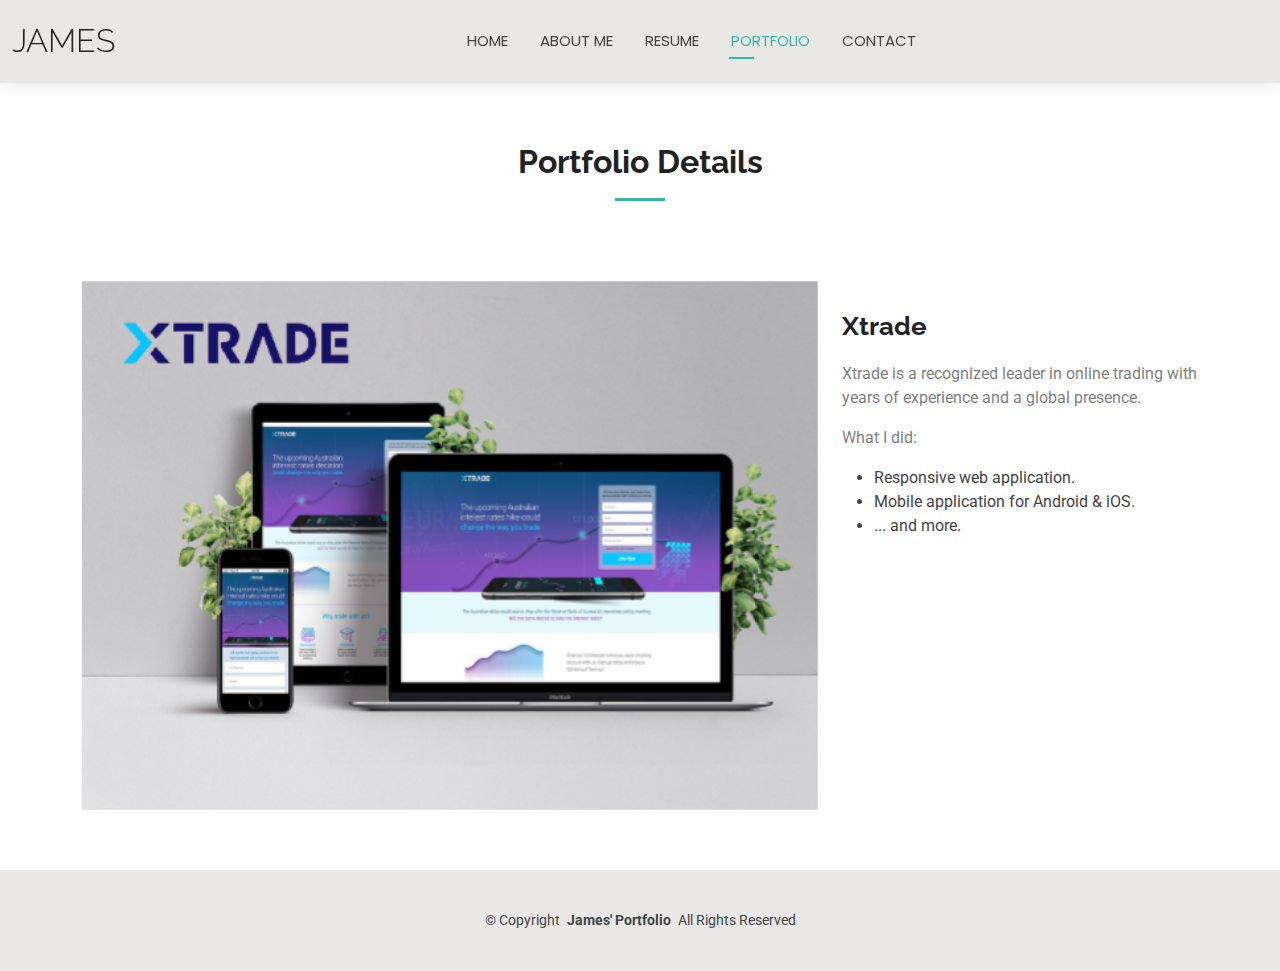
<file: portfolio-details2.html>
<!DOCTYPE html>
<html lang="en">

<head>
  <meta charset="utf-8">
  <meta content="width=device-width, initial-scale=1.0" name="viewport">
  <title>Portfolio Details - James</title>
  <meta name="description" content="James Cheng Portfolio Website">
  <meta name="keywords" content="James Cheng portfolio">

  <!-- Favicons -->
  <link href="assets/img/favicon.png" rel="icon">
  <link href="assets/img/apple-touch-icon.png" rel="apple-touch-icon">

  <!-- Fonts -->
  <link href="https://fonts.googleapis.com" rel="preconnect">
  <link href="https://fonts.gstatic.com" rel="preconnect" crossorigin>
  <link href="https://fonts.googleapis.com/css2?family=Roboto:ital,wght@0,100;0,300;0,400;0,500;0,700;0,900;1,100;1,300;1,400;1,500;1,700;1,900&family=Poppins:ital,wght@0,100;0,200;0,300;0,400;0,500;0,600;0,700;0,800;0,900;1,100;1,200;1,300;1,400;1,500;1,600;1,700;1,800;1,900&family=Raleway:ital,wght@0,100;0,200;0,300;0,400;0,500;0,600;0,700;0,800;0,900;1,100;1,200;1,300;1,400;1,500;1,600;1,700;1,800;1,900&display=swap" rel="stylesheet">

  <!-- Vendor CSS Files -->
  <link href="assets/vendor/bootstrap/css/bootstrap.min.css" rel="stylesheet">
  <link href="assets/vendor/bootstrap-icons/bootstrap-icons.css" rel="stylesheet">
  <link href="assets/vendor/aos/aos.css" rel="stylesheet">
  <link href="assets/vendor/swiper/swiper-bundle.min.css" rel="stylesheet">
  <link href="assets/vendor/glightbox/css/glightbox.min.css" rel="stylesheet">

  <!-- Main CSS File -->

  <link href="assets/css/main.css" rel="stylesheet">
  <script type="application/ld+json">
    {
      "@context": "https://jcheng-fullstack-profile.netlify.app/",
      "@type": "Portfolio",
      "name": "James Cheng",
      "url": "https://jcheng-fullstack-profile.netlify.app/",
      "jobTitle": "Senior Full STACk Developer"
    }
    </script>
</head>

<body class="portfolio-details-page">

  <header id="header" class="header d-flex align-items-center light-background sticky-top">
    <div class="container-fluid position-relative d-flex align-items-center justify-content-between">

      <a href="index.html" class="logo d-flex align-items-center me-auto me-xl-0">
        <!-- Uncomment the line below if you also wish to use an image logo -->
        <!-- <img src="assets/img/logo.png" alt=""> -->
        <h1 class="sitename">JAMES</h1>
      </a>

      <nav id="navmenu" class="navmenu">
        <ul>
          <li><a href="index.html">HOME</a></li>
          <li><a href="about.html">ABOUT ME</a></li>
          <li><a href="resume.html">RESUME</a></li>
          <li><a href="portfolio.html"  class="active">PORTFOLIO</a></li>
          <li><a href="contact.html">CONTACT</a></li>
        </ul>
        <i class="mobile-nav-toggle d-xl-none bi bi-list"></i>
      </nav>
      <div class="header-social-links">
      </div>


    </div>
  </header>


  <main class="main">

    <!-- Portfolio Details Section -->
    <section id="portfolio-details" class="portfolio-details section">

      <!-- Section Title -->
      <div class="container section-title" data-aos="fade-up">
        <h2>Portfolio Details</h2>
        <!-- <p>Necessitatibus eius consequatur ex aliquid fuga eum quidem sint consectetur velit</p> -->
      </div><!-- End Section Title -->

      <div class="container" data-aos="fade-up" data-aos-delay="100">

        <div class="row gy-4">

          <div class="col-lg-8">
            <div class="portfolio-details-slider swiper init-swiper">

              <script type="application/json" class="swiper-config">
                {
                  "loop": true,
                  "speed": 600,
                  "autoplay": {
                    "delay": 5000
                  },
                  "slidesPerView": "auto",
                  "pagination": {
                    "el": ".swiper-pagination",
                    "type": "bullets",
                    "clickable": true
                  }
                }
              </script>

              <div class="swiper-wrapper align-items-center">

                <div class="swiper-slide">
                  <img src="assets/img/masonry-portfolio/masonry-portfolio-2.png" alt="">
                </div>

              </div>
              <div class="swiper-pagination"></div>
            </div>
          </div>

          <div class="col-lg-4">
            <!-- <div class="portfolio-info" data-aos="fade-up" data-aos-delay="200">
              <h3>Project information</h3>
              <ul>
                <li><strong>Category</strong>: Web design</li>
                <li><strong>Client</strong>: ASU Company</li>
                <li><strong>Project date</strong>: 01 March, 2020</li>
                <li><strong>Project URL</strong>: <a href="#">www.example.com</a></li>
              </ul>
            </div> -->
            <div class="portfolio-description">
              <h2>Xtrade</h2>
              <p>
                Xtrade is a recognized leader in online trading with years of experience and a global presence.
              </p>
              <p>What I did:</p>
              <ul>
                <li> Responsive web application.</li>
                <li>  Mobile application for Android & iOS.</li>
                <li> ... and more.</li>
              </ul>
            </div>
          </div>

        </div>

      </div>

    </section><!-- /Portfolio Details Section -->

  </main>

  <footer id="footer" class="footer light-background">

    <div class="container">
      <div class="copyright text-center ">
        <p>© <span>Copyright</span> <strong class="px-1 sitename">James' Portfolio</strong> <span>All Rights Reserved<br></span></p>
      </div>
    </div>

  </footer>

  <!-- Scroll Top -->
  <a href="#" id="scroll-top" class="scroll-top d-flex align-items-center justify-content-center"><i class="bi bi-arrow-up-short"></i></a>

  <!-- Preloader -->
  <div id="preloader"></div>

  <!-- Vendor JS Files -->
  <script src="assets/vendor/bootstrap/js/bootstrap.bundle.min.js"></script>
  <script src="assets/vendor/php-email-form/validate.js"></script>
  <script src="assets/vendor/aos/aos.js"></script>
  <script src="assets/vendor/waypoints/noframework.waypoints.js"></script>
  <script src="assets/vendor/purecounter/purecounter_vanilla.js"></script>
  <script src="assets/vendor/swiper/swiper-bundle.min.js"></script>
  <script src="assets/vendor/glightbox/js/glightbox.min.js"></script>
  <script src="assets/vendor/imagesloaded/imagesloaded.pkgd.min.js"></script>
  <script src="assets/vendor/isotope-layout/isotope.pkgd.min.js"></script>

  <!-- Main JS File -->
  <script src="assets/js/main.js"></script>

</body>

</html>
</file>
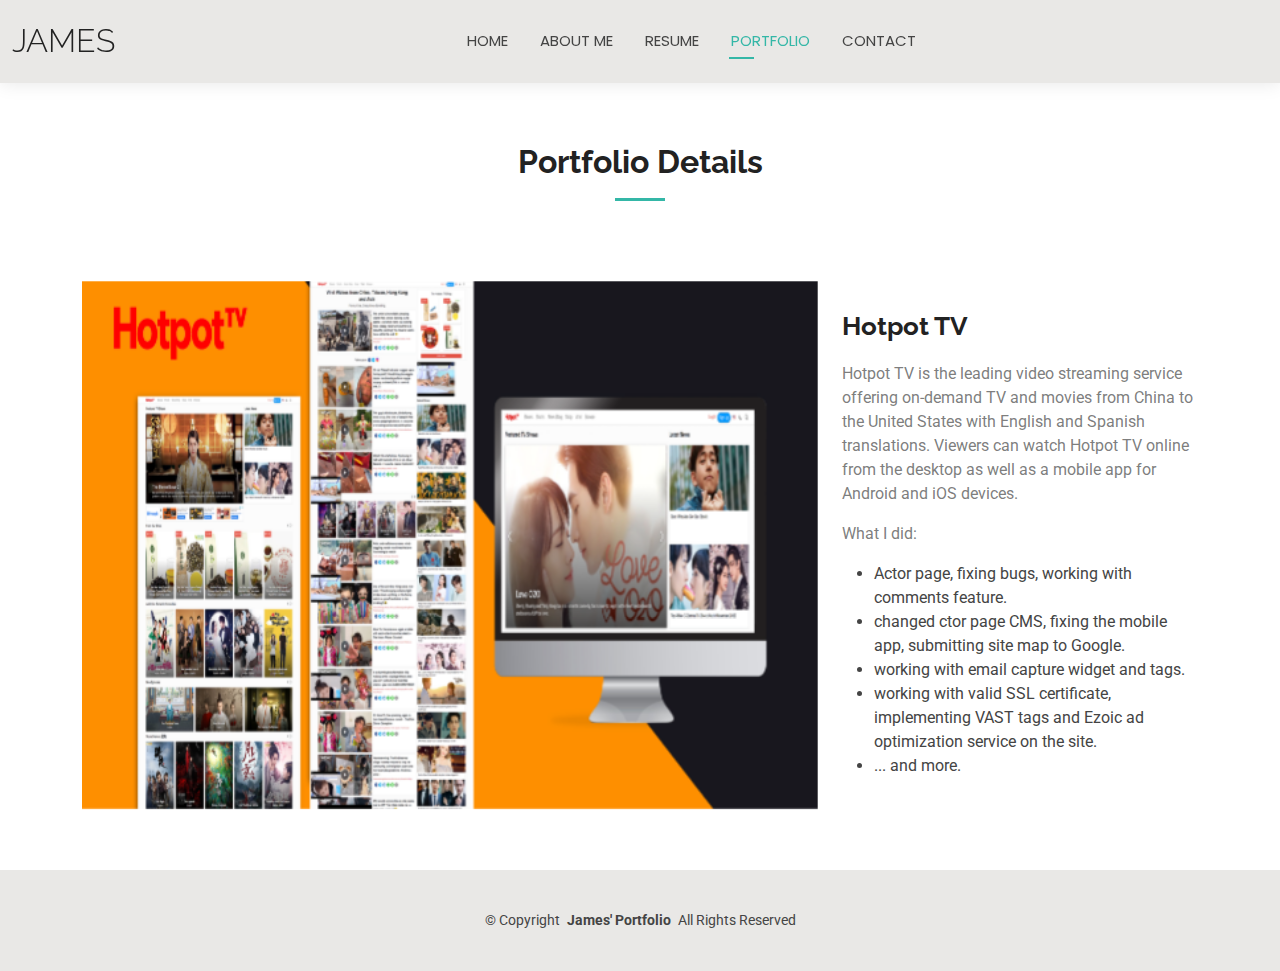
<file: portfolio-details3.html>
<!DOCTYPE html>
<html lang="en">

<head>
  <meta charset="utf-8">
  <meta content="width=device-width, initial-scale=1.0" name="viewport">
  <title>Portfolio Details - James</title>
  <meta name="description" content="James Cheng Portfolio Website">
  <meta name="keywords" content="James Cheng portfolio">

  <!-- Favicons -->
  <link href="assets/img/favicon.png" rel="icon">
  <link href="assets/img/apple-touch-icon.png" rel="apple-touch-icon">

  <!-- Fonts -->
  <link href="https://fonts.googleapis.com" rel="preconnect">
  <link href="https://fonts.gstatic.com" rel="preconnect" crossorigin>
  <link href="https://fonts.googleapis.com/css2?family=Roboto:ital,wght@0,100;0,300;0,400;0,500;0,700;0,900;1,100;1,300;1,400;1,500;1,700;1,900&family=Poppins:ital,wght@0,100;0,200;0,300;0,400;0,500;0,600;0,700;0,800;0,900;1,100;1,200;1,300;1,400;1,500;1,600;1,700;1,800;1,900&family=Raleway:ital,wght@0,100;0,200;0,300;0,400;0,500;0,600;0,700;0,800;0,900;1,100;1,200;1,300;1,400;1,500;1,600;1,700;1,800;1,900&display=swap" rel="stylesheet">

  <!-- Vendor CSS Files -->
  <link href="assets/vendor/bootstrap/css/bootstrap.min.css" rel="stylesheet">
  <link href="assets/vendor/bootstrap-icons/bootstrap-icons.css" rel="stylesheet">
  <link href="assets/vendor/aos/aos.css" rel="stylesheet">
  <link href="assets/vendor/swiper/swiper-bundle.min.css" rel="stylesheet">
  <link href="assets/vendor/glightbox/css/glightbox.min.css" rel="stylesheet">

  <!-- Main CSS File -->

  <link href="assets/css/main.css" rel="stylesheet">
  <script type="application/ld+json">
    {
      "@context": "https://jcheng-fullstack-profile.netlify.app/",
      "@type": "Portfolio",
      "name": "James Cheng",
      "url": "https://jcheng-fullstack-profile.netlify.app/",
      "jobTitle": "Senior Full STACk Developer"
    }
    </script>
</head>

<body class="portfolio-details-page">

  <header id="header" class="header d-flex align-items-center light-background sticky-top">
    <div class="container-fluid position-relative d-flex align-items-center justify-content-between">

      <a href="index.html" class="logo d-flex align-items-center me-auto me-xl-0">
        <!-- Uncomment the line below if you also wish to use an image logo -->
        <!-- <img src="assets/img/logo.png" alt=""> -->
        <h1 class="sitename">JAMES</h1>
      </a>

      <nav id="navmenu" class="navmenu">
        <ul>
          <li><a href="index.html">HOME</a></li>
          <li><a href="about.html">ABOUT ME</a></li>
          <li><a href="resume.html">RESUME</a></li>
          <li><a href="portfolio.html"  class="active">PORTFOLIO</a></li>
          <li><a href="contact.html">CONTACT</a></li>
        </ul>
        <i class="mobile-nav-toggle d-xl-none bi bi-list"></i>
      </nav>
      <div class="header-social-links">
      </div>


    </div>
  </header>


  <main class="main">

    <!-- Portfolio Details Section -->
    <section id="portfolio-details" class="portfolio-details section">

      <!-- Section Title -->
      <div class="container section-title" data-aos="fade-up">
        <h2>Portfolio Details</h2>
        <!-- <p>Necessitatibus eius consequatur ex aliquid fuga eum quidem sint consectetur velit</p> -->
      </div><!-- End Section Title -->

      <div class="container" data-aos="fade-up" data-aos-delay="100">

        <div class="row gy-4">

          <div class="col-lg-8">
            <div class="portfolio-details-slider swiper init-swiper">

              <script type="application/json" class="swiper-config">
                {
                  "loop": true,
                  "speed": 600,
                  "autoplay": {
                    "delay": 5000
                  },
                  "slidesPerView": "auto",
                  "pagination": {
                    "el": ".swiper-pagination",
                    "type": "bullets",
                    "clickable": true
                  }
                }
              </script>

              <div class="swiper-wrapper align-items-center">

                <div class="swiper-slide">
                  <img src="assets/img/masonry-portfolio/masonry-portfolio-3.png" alt="">
                </div>

              </div>
              <div class="swiper-pagination"></div>
            </div>
          </div>

          <div class="col-lg-4">
            <!-- <div class="portfolio-info" data-aos="fade-up" data-aos-delay="200">
              <h3>Project information</h3>
              <ul>
                <li><strong>Category</strong>: Web design</li>
                <li><strong>Client</strong>: ASU Company</li>
                <li><strong>Project date</strong>: 01 March, 2020</li>
                <li><strong>Project URL</strong>: <a href="#">www.example.com</a></li>
              </ul>
            </div> -->
            <div class="portfolio-description">
              <h2>Hotpot TV</h2>
              <p>
                Hotpot TV is the leading video streaming service offering on-demand TV and movies from China to the United States with English and Spanish translations. Viewers can watch Hotpot TV online from the desktop as well as a mobile app for Android and iOS devices.
              </p>
              <p>What I did:</p>
              <ul>
                <li> Actor page, fixing bugs, working with comments feature.</li>
                <li> changed ctor page CMS, fixing the mobile app, submitting site map to Google.</li>
                <li> working with email capture widget and tags.</li>
                <li> working with valid SSL certificate, implementing VAST tags and Ezoic ad optimization service on the site.</li>
                <li> ... and more.</li>
              </ul>
            </div>
          </div>

        </div>

      </div>

    </section><!-- /Portfolio Details Section -->

  </main>

  <footer id="footer" class="footer light-background">

    <div class="container">
      <div class="copyright text-center ">
        <p>© <span>Copyright</span> <strong class="px-1 sitename">James' Portfolio</strong> <span>All Rights Reserved<br></span></p>
      </div>
    </div>

  </footer>

  <!-- Scroll Top -->
  <a href="#" id="scroll-top" class="scroll-top d-flex align-items-center justify-content-center"><i class="bi bi-arrow-up-short"></i></a>

  <!-- Preloader -->
  <div id="preloader"></div>

  <!-- Vendor JS Files -->
  <script src="assets/vendor/bootstrap/js/bootstrap.bundle.min.js"></script>
  <script src="assets/vendor/php-email-form/validate.js"></script>
  <script src="assets/vendor/aos/aos.js"></script>
  <script src="assets/vendor/waypoints/noframework.waypoints.js"></script>
  <script src="assets/vendor/purecounter/purecounter_vanilla.js"></script>
  <script src="assets/vendor/swiper/swiper-bundle.min.js"></script>
  <script src="assets/vendor/glightbox/js/glightbox.min.js"></script>
  <script src="assets/vendor/imagesloaded/imagesloaded.pkgd.min.js"></script>
  <script src="assets/vendor/isotope-layout/isotope.pkgd.min.js"></script>

  <!-- Main JS File -->
  <script src="assets/js/main.js"></script>

</body>

</html>
</file>
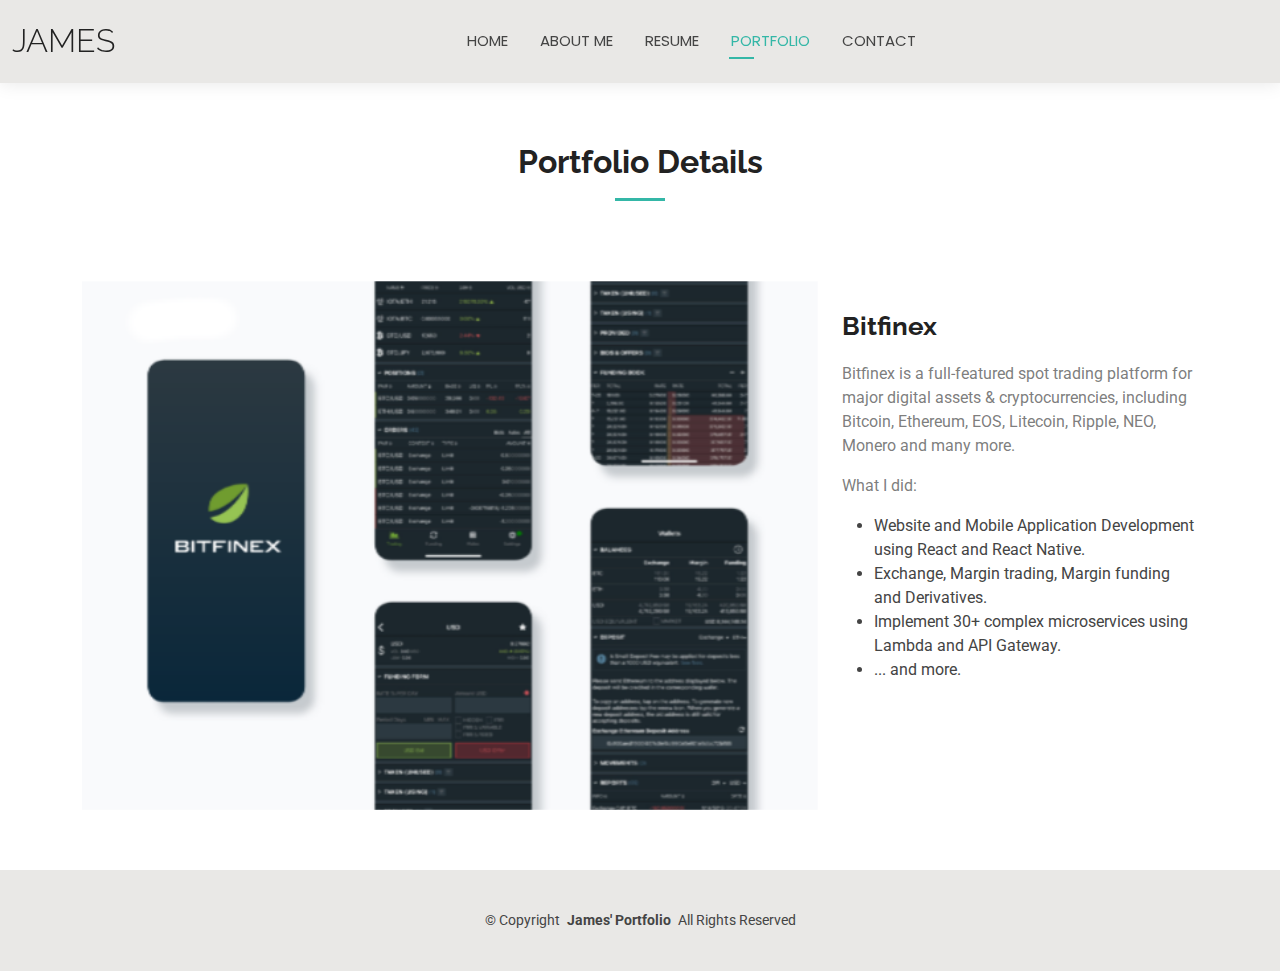
<file: portfolio-details4.html>
<!DOCTYPE html>
<html lang="en">

<head>
  <meta charset="utf-8">
  <meta content="width=device-width, initial-scale=1.0" name="viewport">
  <title>Portfolio Details - James</title>
  <meta name="description" content="James Cheng Portfolio Website">
  <meta name="keywords" content="James Cheng portfolio">

  <!-- Favicons -->
  <link href="assets/img/favicon.png" rel="icon">
  <link href="assets/img/apple-touch-icon.png" rel="apple-touch-icon">

  <!-- Fonts -->
  <link href="https://fonts.googleapis.com" rel="preconnect">
  <link href="https://fonts.gstatic.com" rel="preconnect" crossorigin>
  <link href="https://fonts.googleapis.com/css2?family=Roboto:ital,wght@0,100;0,300;0,400;0,500;0,700;0,900;1,100;1,300;1,400;1,500;1,700;1,900&family=Poppins:ital,wght@0,100;0,200;0,300;0,400;0,500;0,600;0,700;0,800;0,900;1,100;1,200;1,300;1,400;1,500;1,600;1,700;1,800;1,900&family=Raleway:ital,wght@0,100;0,200;0,300;0,400;0,500;0,600;0,700;0,800;0,900;1,100;1,200;1,300;1,400;1,500;1,600;1,700;1,800;1,900&display=swap" rel="stylesheet">

  <!-- Vendor CSS Files -->
  <link href="assets/vendor/bootstrap/css/bootstrap.min.css" rel="stylesheet">
  <link href="assets/vendor/bootstrap-icons/bootstrap-icons.css" rel="stylesheet">
  <link href="assets/vendor/aos/aos.css" rel="stylesheet">
  <link href="assets/vendor/swiper/swiper-bundle.min.css" rel="stylesheet">
  <link href="assets/vendor/glightbox/css/glightbox.min.css" rel="stylesheet">

  <!-- Main CSS File -->

  <link href="assets/css/main.css" rel="stylesheet">
  <script type="application/ld+json">
    {
      "@context": "https://jcheng-fullstack-profile.netlify.app/",
      "@type": "Portfolio",
      "name": "James Cheng",
      "url": "https://jcheng-fullstack-profile.netlify.app/",
      "jobTitle": "Senior Full STACk Developer"
    }
    </script>
</head>

<body class="portfolio-details-page">

  <header id="header" class="header d-flex align-items-center light-background sticky-top">
    <div class="container-fluid position-relative d-flex align-items-center justify-content-between">

      <a href="index.html" class="logo d-flex align-items-center me-auto me-xl-0">
        <!-- Uncomment the line below if you also wish to use an image logo -->
        <!-- <img src="assets/img/logo.png" alt=""> -->
        <h1 class="sitename">JAMES</h1>
      </a>

      <nav id="navmenu" class="navmenu">
        <ul>
          <li><a href="index.html">HOME</a></li>
          <li><a href="about.html">ABOUT ME</a></li>
          <li><a href="resume.html">RESUME</a></li>
          <li><a href="portfolio.html"  class="active">PORTFOLIO</a></li>
          <li><a href="contact.html">CONTACT</a></li>
        </ul>
        <i class="mobile-nav-toggle d-xl-none bi bi-list"></i>
      </nav>
      <div class="header-social-links">
      </div>


    </div>
  </header>


  <main class="main">

    <!-- Portfolio Details Section -->
    <section id="portfolio-details" class="portfolio-details section">

      <!-- Section Title -->
      <div class="container section-title" data-aos="fade-up">
        <h2>Portfolio Details</h2>
        <!-- <p>Necessitatibus eius consequatur ex aliquid fuga eum quidem sint consectetur velit</p> -->
      </div><!-- End Section Title -->

      <div class="container" data-aos="fade-up" data-aos-delay="100">

        <div class="row gy-4">

          <div class="col-lg-8">
            <div class="portfolio-details-slider swiper init-swiper">

              <script type="application/json" class="swiper-config">
                {
                  "loop": true,
                  "speed": 600,
                  "autoplay": {
                    "delay": 5000
                  },
                  "slidesPerView": "auto",
                  "pagination": {
                    "el": ".swiper-pagination",
                    "type": "bullets",
                    "clickable": true
                  }
                }
              </script>

              <div class="swiper-wrapper align-items-center">

                <div class="swiper-slide">
                  <img src="assets/img/masonry-portfolio/masonry-portfolio-4.png" alt="">
                </div>

              </div>
              <div class="swiper-pagination"></div>
            </div>
          </div>

          <div class="col-lg-4">
            <!-- <div class="portfolio-info" data-aos="fade-up" data-aos-delay="200">
              <h3>Project information</h3>
              <ul>
                <li><strong>Category</strong>: Web design</li>
                <li><strong>Client</strong>: ASU Company</li>
                <li><strong>Project date</strong>: 01 March, 2020</li>
                <li><strong>Project URL</strong>: <a href="#">www.example.com</a></li>
              </ul>
            </div> -->
            <div class="portfolio-description">
              <h2>Bitfinex</h2>
              <p>
                Bitfinex is a full-featured spot trading platform for major digital assets & cryptocurrencies, including Bitcoin, Ethereum, EOS, Litecoin, Ripple, NEO, Monero and many more.
              </p>
              <p>What I did:</p>
              <ul>
                <li> Website and Mobile Application Development using React and React Native.</li>
                <li> Exchange, Margin trading, Margin funding and Derivatives.</li>
                <li> Implement 30+ complex microservices using Lambda and API Gateway.</li>
                <li> ... and more.</li>
              </ul>
            </div>
          </div>

        </div>

      </div>

    </section><!-- /Portfolio Details Section -->

  </main>

  <footer id="footer" class="footer light-background">

    <div class="container">
      <div class="copyright text-center ">
        <p>© <span>Copyright</span> <strong class="px-1 sitename">James' Portfolio</strong> <span>All Rights Reserved<br></span></p>
      </div>
    </div>

  </footer>

  <!-- Scroll Top -->
  <a href="#" id="scroll-top" class="scroll-top d-flex align-items-center justify-content-center"><i class="bi bi-arrow-up-short"></i></a>

  <!-- Preloader -->
  <div id="preloader"></div>

  <!-- Vendor JS Files -->
  <script src="assets/vendor/bootstrap/js/bootstrap.bundle.min.js"></script>
  <script src="assets/vendor/php-email-form/validate.js"></script>
  <script src="assets/vendor/aos/aos.js"></script>
  <script src="assets/vendor/waypoints/noframework.waypoints.js"></script>
  <script src="assets/vendor/purecounter/purecounter_vanilla.js"></script>
  <script src="assets/vendor/swiper/swiper-bundle.min.js"></script>
  <script src="assets/vendor/glightbox/js/glightbox.min.js"></script>
  <script src="assets/vendor/imagesloaded/imagesloaded.pkgd.min.js"></script>
  <script src="assets/vendor/isotope-layout/isotope.pkgd.min.js"></script>

  <!-- Main JS File -->
  <script src="assets/js/main.js"></script>

</body>

</html>
</file>
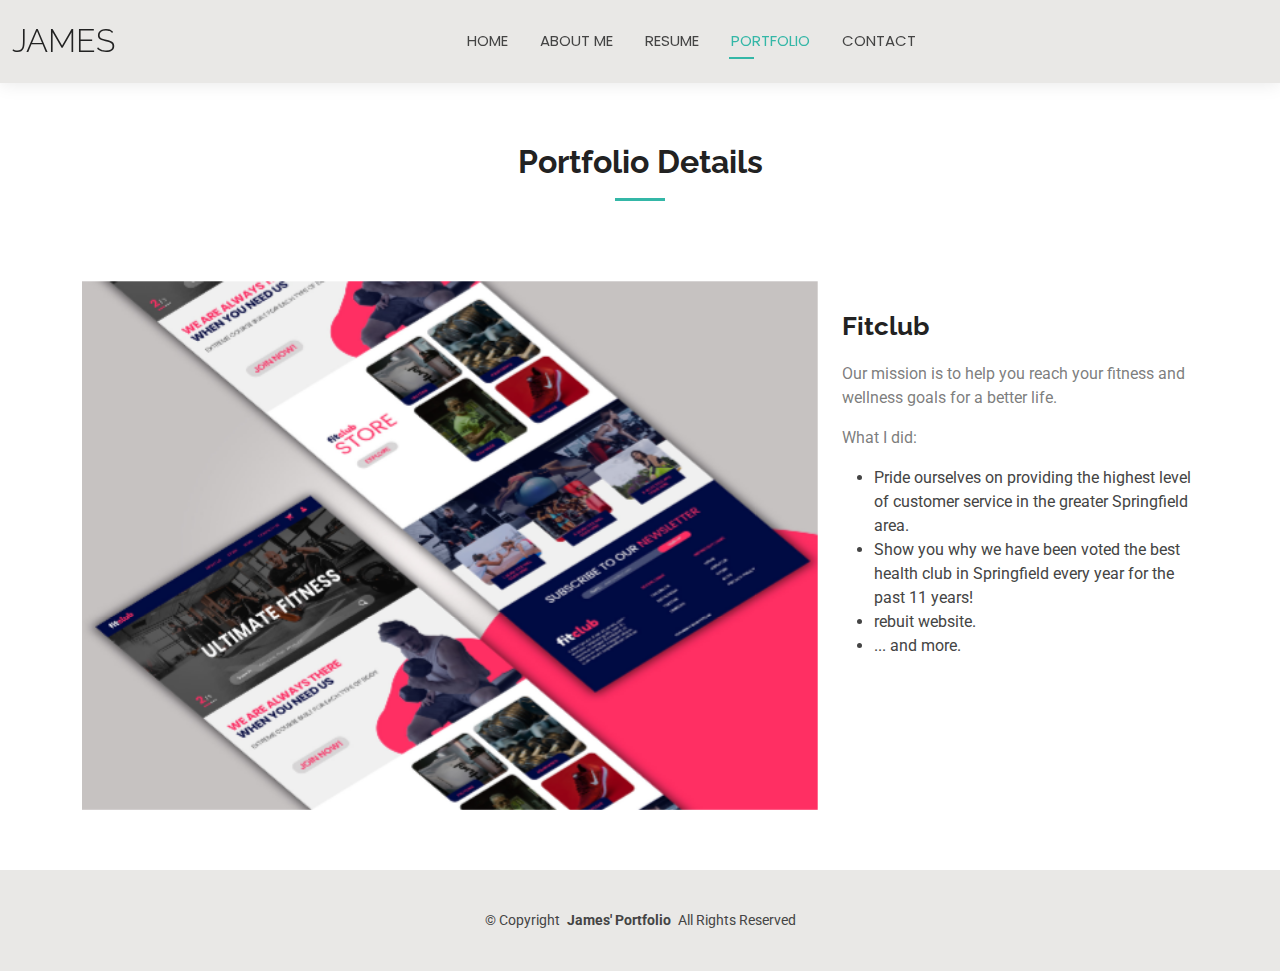
<file: portfolio-details5.html>
<!DOCTYPE html>
<html lang="en">

<head>
  <meta charset="utf-8">
  <meta content="width=device-width, initial-scale=1.0" name="viewport">
  <title>Portfolio Details - James</title>
  <meta name="description" content="James Cheng Portfolio Website">
  <meta name="keywords" content="James Cheng portfolio">

  <!-- Favicons -->
  <link href="assets/img/favicon.png" rel="icon">
  <link href="assets/img/apple-touch-icon.png" rel="apple-touch-icon">

  <!-- Fonts -->
  <link href="https://fonts.googleapis.com" rel="preconnect">
  <link href="https://fonts.gstatic.com" rel="preconnect" crossorigin>
  <link href="https://fonts.googleapis.com/css2?family=Roboto:ital,wght@0,100;0,300;0,400;0,500;0,700;0,900;1,100;1,300;1,400;1,500;1,700;1,900&family=Poppins:ital,wght@0,100;0,200;0,300;0,400;0,500;0,600;0,700;0,800;0,900;1,100;1,200;1,300;1,400;1,500;1,600;1,700;1,800;1,900&family=Raleway:ital,wght@0,100;0,200;0,300;0,400;0,500;0,600;0,700;0,800;0,900;1,100;1,200;1,300;1,400;1,500;1,600;1,700;1,800;1,900&display=swap" rel="stylesheet">

  <!-- Vendor CSS Files -->
  <link href="assets/vendor/bootstrap/css/bootstrap.min.css" rel="stylesheet">
  <link href="assets/vendor/bootstrap-icons/bootstrap-icons.css" rel="stylesheet">
  <link href="assets/vendor/aos/aos.css" rel="stylesheet">
  <link href="assets/vendor/swiper/swiper-bundle.min.css" rel="stylesheet">
  <link href="assets/vendor/glightbox/css/glightbox.min.css" rel="stylesheet">

  <!-- Main CSS File -->

  <link href="assets/css/main.css" rel="stylesheet">
  <script type="application/ld+json">
    {
      "@context": "https://jcheng-fullstack-profile.netlify.app/",
      "@type": "Portfolio",
      "name": "James Cheng",
      "url": "https://jcheng-fullstack-profile.netlify.app/",
      "jobTitle": "Senior Full STACk Developer"
    }
    </script>
</head>

<body class="portfolio-details-page">

  <header id="header" class="header d-flex align-items-center light-background sticky-top">
    <div class="container-fluid position-relative d-flex align-items-center justify-content-between">

      <a href="index.html" class="logo d-flex align-items-center me-auto me-xl-0">
        <!-- Uncomment the line below if you also wish to use an image logo -->
        <!-- <img src="assets/img/logo.png" alt=""> -->
        <h1 class="sitename">JAMES</h1>
      </a>

      <nav id="navmenu" class="navmenu">
        <ul>
          <li><a href="index.html">HOME</a></li>
          <li><a href="about.html">ABOUT ME</a></li>
          <li><a href="resume.html">RESUME</a></li>
          <li><a href="portfolio.html"  class="active">PORTFOLIO</a></li>
          <li><a href="contact.html">CONTACT</a></li>
        </ul>
        <i class="mobile-nav-toggle d-xl-none bi bi-list"></i>
      </nav>
      <div class="header-social-links">
      </div>


    </div>
  </header>


  <main class="main">

    <!-- Portfolio Details Section -->
    <section id="portfolio-details" class="portfolio-details section">

      <!-- Section Title -->
      <div class="container section-title" data-aos="fade-up">
        <h2>Portfolio Details</h2>
        <!-- <p>Necessitatibus eius consequatur ex aliquid fuga eum quidem sint consectetur velit</p> -->
      </div><!-- End Section Title -->

      <div class="container" data-aos="fade-up" data-aos-delay="100">

        <div class="row gy-4">

          <div class="col-lg-8">
            <div class="portfolio-details-slider swiper init-swiper">

              <script type="application/json" class="swiper-config">
                {
                  "loop": true,
                  "speed": 600,
                  "autoplay": {
                    "delay": 5000
                  },
                  "slidesPerView": "auto",
                  "pagination": {
                    "el": ".swiper-pagination",
                    "type": "bullets",
                    "clickable": true
                  }
                }
              </script>

              <div class="swiper-wrapper align-items-center">

                <div class="swiper-slide">
                  <img src="assets/img/masonry-portfolio/masonry-portfolio-5.png" alt="">
                </div>

              </div>
              <div class="swiper-pagination"></div>
            </div>
          </div>

          <div class="col-lg-4">
            <!-- <div class="portfolio-info" data-aos="fade-up" data-aos-delay="200">
              <h3>Project information</h3>
              <ul>
                <li><strong>Category</strong>: Web design</li>
                <li><strong>Client</strong>: ASU Company</li>
                <li><strong>Project date</strong>: 01 March, 2020</li>
                <li><strong>Project URL</strong>: <a href="#">www.example.com</a></li>
              </ul>
            </div> -->
            <div class="portfolio-description">
              <h2>Fitclub</h2>
              <p>
                Our mission is to help you reach your fitness and wellness goals for a better life.
              </p>
              <p>What I did:</p>
              <ul>
                <li> Pride ourselves on providing the highest level of customer service in the greater Springfield area.</li>
                <li> Show you why we have been voted the best health club in Springfield every year for the past 11 years!</li>
                <li> rebuit website.</li>
                <li> ... and more.</li>
              </ul>
            </div>
          </div>

        </div>

      </div>

    </section><!-- /Portfolio Details Section -->

  </main>

  <footer id="footer" class="footer light-background">

    <div class="container">
      <div class="copyright text-center ">
        <p>© <span>Copyright</span> <strong class="px-1 sitename">James' Portfolio</strong> <span>All Rights Reserved<br></span></p>
      </div>
    </div>

  </footer>

  <!-- Scroll Top -->
  <a href="#" id="scroll-top" class="scroll-top d-flex align-items-center justify-content-center"><i class="bi bi-arrow-up-short"></i></a>

  <!-- Preloader -->
  <div id="preloader"></div>

  <!-- Vendor JS Files -->
  <script src="assets/vendor/bootstrap/js/bootstrap.bundle.min.js"></script>
  <script src="assets/vendor/php-email-form/validate.js"></script>
  <script src="assets/vendor/aos/aos.js"></script>
  <script src="assets/vendor/waypoints/noframework.waypoints.js"></script>
  <script src="assets/vendor/purecounter/purecounter_vanilla.js"></script>
  <script src="assets/vendor/swiper/swiper-bundle.min.js"></script>
  <script src="assets/vendor/glightbox/js/glightbox.min.js"></script>
  <script src="assets/vendor/imagesloaded/imagesloaded.pkgd.min.js"></script>
  <script src="assets/vendor/isotope-layout/isotope.pkgd.min.js"></script>

  <!-- Main JS File -->
  <script src="assets/js/main.js"></script>

</body>

</html>
</file>
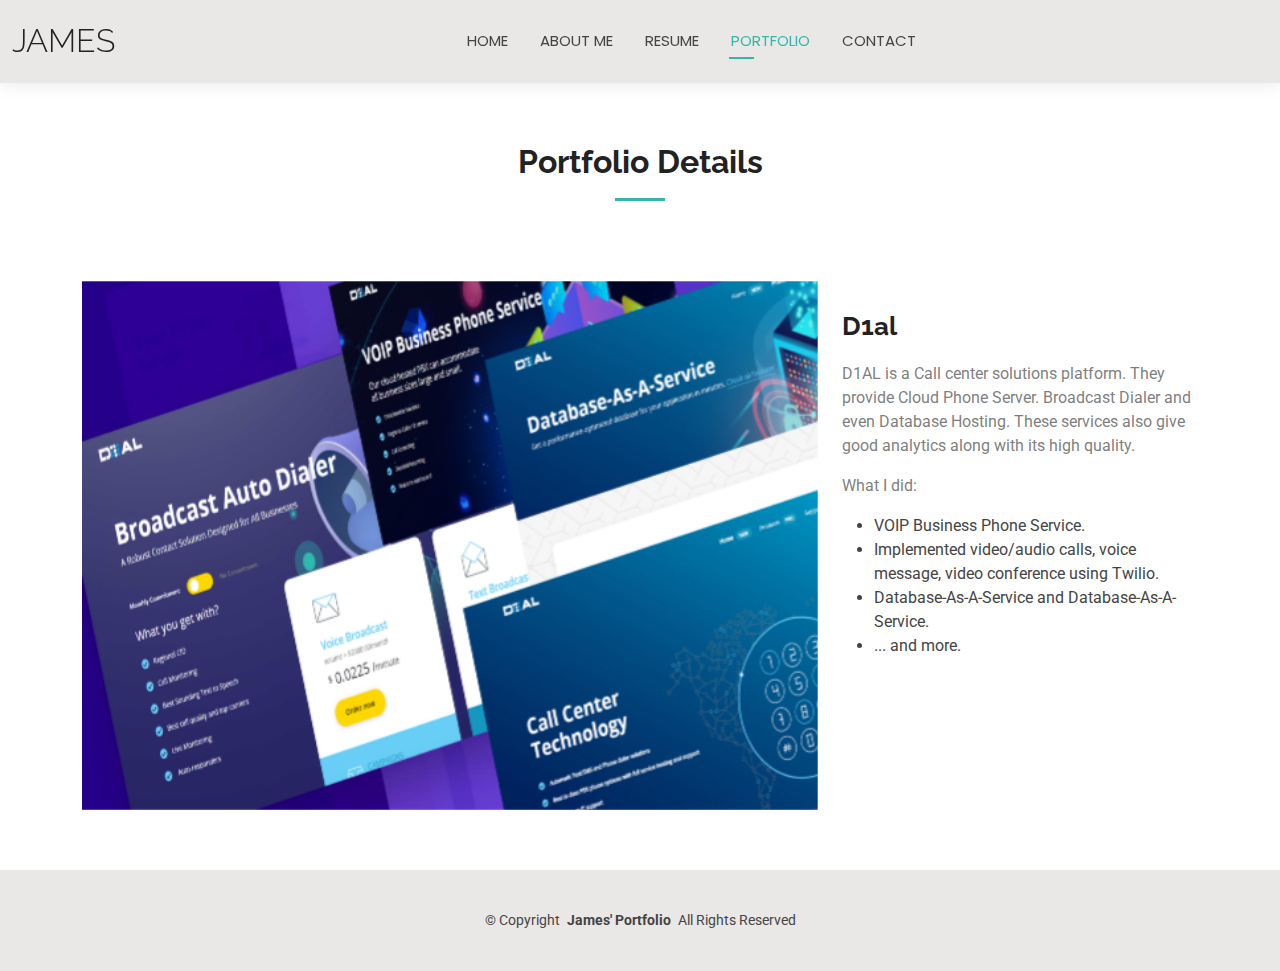
<file: portfolio-details6.html>
<!DOCTYPE html>
<html lang="en">

<head>
  <meta charset="utf-8">
  <meta content="width=device-width, initial-scale=1.0" name="viewport">
  <title>Portfolio Details - James</title>
  <meta name="description" content="James Cheng Portfolio Website">
  <meta name="keywords" content="James Cheng portfolio">

  <!-- Favicons -->
  <link href="assets/img/favicon.png" rel="icon">
  <link href="assets/img/apple-touch-icon.png" rel="apple-touch-icon">

  <!-- Fonts -->
  <link href="https://fonts.googleapis.com" rel="preconnect">
  <link href="https://fonts.gstatic.com" rel="preconnect" crossorigin>
  <link href="https://fonts.googleapis.com/css2?family=Roboto:ital,wght@0,100;0,300;0,400;0,500;0,700;0,900;1,100;1,300;1,400;1,500;1,700;1,900&family=Poppins:ital,wght@0,100;0,200;0,300;0,400;0,500;0,600;0,700;0,800;0,900;1,100;1,200;1,300;1,400;1,500;1,600;1,700;1,800;1,900&family=Raleway:ital,wght@0,100;0,200;0,300;0,400;0,500;0,600;0,700;0,800;0,900;1,100;1,200;1,300;1,400;1,500;1,600;1,700;1,800;1,900&display=swap" rel="stylesheet">

  <!-- Vendor CSS Files -->
  <link href="assets/vendor/bootstrap/css/bootstrap.min.css" rel="stylesheet">
  <link href="assets/vendor/bootstrap-icons/bootstrap-icons.css" rel="stylesheet">
  <link href="assets/vendor/aos/aos.css" rel="stylesheet">
  <link href="assets/vendor/swiper/swiper-bundle.min.css" rel="stylesheet">
  <link href="assets/vendor/glightbox/css/glightbox.min.css" rel="stylesheet">

  <!-- Main CSS File -->

  <link href="assets/css/main.css" rel="stylesheet">
  <script type="application/ld+json">
    {
      "@context": "https://jcheng-fullstack-profile.netlify.app/",
      "@type": "Portfolio",
      "name": "James Cheng",
      "url": "https://jcheng-fullstack-profile.netlify.app/",
      "jobTitle": "Senior Full STACk Developer"
    }
    </script>
</head>

<body class="portfolio-details-page">

  <header id="header" class="header d-flex align-items-center light-background sticky-top">
    <div class="container-fluid position-relative d-flex align-items-center justify-content-between">

      <a href="index.html" class="logo d-flex align-items-center me-auto me-xl-0">
        <!-- Uncomment the line below if you also wish to use an image logo -->
        <!-- <img src="assets/img/logo.png" alt=""> -->
        <h1 class="sitename">JAMES</h1>
      </a>

      <nav id="navmenu" class="navmenu">
        <ul>
          <li><a href="index.html">HOME</a></li>
          <li><a href="about.html">ABOUT ME</a></li>
          <li><a href="resume.html">RESUME</a></li>
          <li><a href="portfolio.html"  class="active">PORTFOLIO</a></li>
          <li><a href="contact.html">CONTACT</a></li>
        </ul>
        <i class="mobile-nav-toggle d-xl-none bi bi-list"></i>
      </nav>
      <div class="header-social-links">
      </div>


    </div>
  </header>


  <main class="main">

    <!-- Portfolio Details Section -->
    <section id="portfolio-details" class="portfolio-details section">

      <!-- Section Title -->
      <div class="container section-title" data-aos="fade-up">
        <h2>Portfolio Details</h2>
        <!-- <p>Necessitatibus eius consequatur ex aliquid fuga eum quidem sint consectetur velit</p> -->
      </div><!-- End Section Title -->

      <div class="container" data-aos="fade-up" data-aos-delay="100">

        <div class="row gy-4">

          <div class="col-lg-8">
            <div class="portfolio-details-slider swiper init-swiper">

              <script type="application/json" class="swiper-config">
                {
                  "loop": true,
                  "speed": 600,
                  "autoplay": {
                    "delay": 5000
                  },
                  "slidesPerView": "auto",
                  "pagination": {
                    "el": ".swiper-pagination",
                    "type": "bullets",
                    "clickable": true
                  }
                }
              </script>

              <div class="swiper-wrapper align-items-center">

                <div class="swiper-slide">
                  <img src="assets/img/masonry-portfolio/masonry-portfolio-6.png" alt="">
                </div>

              </div>
              <div class="swiper-pagination"></div>
            </div>
          </div>

          <div class="col-lg-4">
            <!-- <div class="portfolio-info" data-aos="fade-up" data-aos-delay="200">
              <h3>Project information</h3>
              <ul>
                <li><strong>Category</strong>: Web design</li>
                <li><strong>Client</strong>: ASU Company</li>
                <li><strong>Project date</strong>: 01 March, 2020</li>
                <li><strong>Project URL</strong>: <a href="#">www.example.com</a></li>
              </ul>
            </div> -->
            <div class="portfolio-description">
              <h2>D1al</h2>
              <p>
                D1AL is a Call center solutions platform. They provide Cloud Phone Server. Broadcast Dialer and even Database Hosting. These services also give good analytics along with its high quality.
              </p>
              <p>What I did:</p>
              <ul>
                <li> VOIP Business Phone Service.</li>
                <li> Implemented video/audio calls, voice message, video conference using Twilio.</li>
                <li> Database-As-A-Service and Database-As-A-Service.</li>
                <li> ... and more.</li>
              </ul>
            </div>
          </div>

        </div>

      </div>

    </section><!-- /Portfolio Details Section -->

  </main>

  <footer id="footer" class="footer light-background">

    <div class="container">
      <div class="copyright text-center ">
        <p>© <span>Copyright</span> <strong class="px-1 sitename">James' Portfolio</strong> <span>All Rights Reserved<br></span></p>
      </div>
    </div>

  </footer>

  <!-- Scroll Top -->
  <a href="#" id="scroll-top" class="scroll-top d-flex align-items-center justify-content-center"><i class="bi bi-arrow-up-short"></i></a>

  <!-- Preloader -->
  <div id="preloader"></div>

  <!-- Vendor JS Files -->
  <script src="assets/vendor/bootstrap/js/bootstrap.bundle.min.js"></script>
  <script src="assets/vendor/php-email-form/validate.js"></script>
  <script src="assets/vendor/aos/aos.js"></script>
  <script src="assets/vendor/waypoints/noframework.waypoints.js"></script>
  <script src="assets/vendor/purecounter/purecounter_vanilla.js"></script>
  <script src="assets/vendor/swiper/swiper-bundle.min.js"></script>
  <script src="assets/vendor/glightbox/js/glightbox.min.js"></script>
  <script src="assets/vendor/imagesloaded/imagesloaded.pkgd.min.js"></script>
  <script src="assets/vendor/isotope-layout/isotope.pkgd.min.js"></script>

  <!-- Main JS File -->
  <script src="assets/js/main.js"></script>

</body>

</html>
</file>
<file: portfolio-details7.html>
<!DOCTYPE html>
<html lang="en">

<head>
  <meta charset="utf-8">
  <meta content="width=device-width, initial-scale=1.0" name="viewport">
  <title>Portfolio Details - James</title>
  <meta name="description" content="James Cheng Portfolio Website">
  <meta name="keywords" content="James Cheng portfolio">

  <!-- Favicons -->
  <link href="assets/img/favicon.png" rel="icon">
  <link href="assets/img/apple-touch-icon.png" rel="apple-touch-icon">

  <!-- Fonts -->
  <link href="https://fonts.googleapis.com" rel="preconnect">
  <link href="https://fonts.gstatic.com" rel="preconnect" crossorigin>
  <link href="https://fonts.googleapis.com/css2?family=Roboto:ital,wght@0,100;0,300;0,400;0,500;0,700;0,900;1,100;1,300;1,400;1,500;1,700;1,900&family=Poppins:ital,wght@0,100;0,200;0,300;0,400;0,500;0,600;0,700;0,800;0,900;1,100;1,200;1,300;1,400;1,500;1,600;1,700;1,800;1,900&family=Raleway:ital,wght@0,100;0,200;0,300;0,400;0,500;0,600;0,700;0,800;0,900;1,100;1,200;1,300;1,400;1,500;1,600;1,700;1,800;1,900&display=swap" rel="stylesheet">

  <!-- Vendor CSS Files -->
  <link href="assets/vendor/bootstrap/css/bootstrap.min.css" rel="stylesheet">
  <link href="assets/vendor/bootstrap-icons/bootstrap-icons.css" rel="stylesheet">
  <link href="assets/vendor/aos/aos.css" rel="stylesheet">
  <link href="assets/vendor/swiper/swiper-bundle.min.css" rel="stylesheet">
  <link href="assets/vendor/glightbox/css/glightbox.min.css" rel="stylesheet">

  <!-- Main CSS File -->

  <link href="assets/css/main.css" rel="stylesheet">
  <script type="application/ld+json">
    {
      "@context": "https://jcheng-fullstack-profile.netlify.app/",
      "@type": "Portfolio",
      "name": "James Cheng",
      "url": "https://jcheng-fullstack-profile.netlify.app/",
      "jobTitle": "Senior Full STACk Developer"
    }
</head>

<body class="portfolio-details-page">

  <header id="header" class="header d-flex align-items-center light-background sticky-top">
    <div class="container-fluid position-relative d-flex align-items-center justify-content-between">

      <a href="index.html" class="logo d-flex align-items-center me-auto me-xl-0">
        <!-- Uncomment the line below if you also wish to use an image logo -->
        <!-- <img src="assets/img/logo.png" alt=""> -->
        <h1 class="sitename">JAMES</h1>
      </a>

      <nav id="navmenu" class="navmenu">
        <ul>
          <li><a href="index.html">HOME</a></li>
          <li><a href="about.html">ABOUT ME</a></li>
          <li><a href="resume.html">RESUME</a></li>
          <li><a href="portfolio.html"  class="active">PORTFOLIO</a></li>
          <li><a href="contact.html">CONTACT</a></li>
        </ul>
        <i class="mobile-nav-toggle d-xl-none bi bi-list"></i>
      </nav>
      <div class="header-social-links">
      </div>


    </div>
  </header>


  <main class="main">

    <!-- Portfolio Details Section -->
    <section id="portfolio-details" class="portfolio-details section">

      <!-- Section Title -->
      <div class="container section-title" data-aos="fade-up">
        <h2>Portfolio Details</h2>
        <!-- <p>Necessitatibus eius consequatur ex aliquid fuga eum quidem sint consectetur velit</p> -->
      </div><!-- End Section Title -->

      <div class="container" data-aos="fade-up" data-aos-delay="100">

        <div class="row gy-4">

          <div class="col-lg-8">
            <div class="portfolio-details-slider swiper init-swiper">

              <script type="application/json" class="swiper-config">
                {
                  "loop": true,
                  "speed": 600,
                  "autoplay": {
                    "delay": 5000
                  },
                  "slidesPerView": "auto",
                  "pagination": {
                    "el": ".swiper-pagination",
                    "type": "bullets",
                    "clickable": true
                  }
                }
              </script>

              <div class="swiper-wrapper align-items-center">

                <div class="swiper-slide">
                  <img src="assets/img/masonry-portfolio/masonry-portfolio-7.png" alt="">
                </div>

              </div>
              <div class="swiper-pagination"></div>
            </div>
          </div>

          <div class="col-lg-4">
            <!-- <div class="portfolio-info" data-aos="fade-up" data-aos-delay="200">
              <h3>Project information</h3>
              <ul>
                <li><strong>Category</strong>: Web design</li>
                <li><strong>Client</strong>: ASU Company</li>
                <li><strong>Project date</strong>: 01 March, 2020</li>
                <li><strong>Project URL</strong>: <a href="#">www.example.com</a></li>
              </ul>
            </div> -->
            <div class="portfolio-description">
              <h2>FrandMe</h2>
              <p>
                FrandMe is a communication tool that allows individuals and businesses the ability to easily build a website and mobile app, completely free, in under 60 seconds.
              </p>
              <p>What I did:</p>
              <ul>
                <li> made refactoring notification and push notifications services.</li>
                <li> worked on frontend side and mobile app.</li>
                <li> ... and more.</li>
              </ul>
            </div>
          </div>

        </div>

      </div>

    </section><!-- /Portfolio Details Section -->

  </main>

  <footer id="footer" class="footer light-background">

    <div class="container">
      <div class="copyright text-center ">
        <p>© <span>Copyright</span> <strong class="px-1 sitename">James' Portfolio</strong> <span>All Rights Reserved<br></span></p>
      </div>
    </div>

  </footer>

  <!-- Scroll Top -->
  <a href="#" id="scroll-top" class="scroll-top d-flex align-items-center justify-content-center"><i class="bi bi-arrow-up-short"></i></a>

  <!-- Preloader -->
  <div id="preloader"></div>

  <!-- Vendor JS Files -->
  <script src="assets/vendor/bootstrap/js/bootstrap.bundle.min.js"></script>
  <script src="assets/vendor/php-email-form/validate.js"></script>
  <script src="assets/vendor/aos/aos.js"></script>
  <script src="assets/vendor/waypoints/noframework.waypoints.js"></script>
  <script src="assets/vendor/purecounter/purecounter_vanilla.js"></script>
  <script src="assets/vendor/swiper/swiper-bundle.min.js"></script>
  <script src="assets/vendor/glightbox/js/glightbox.min.js"></script>
  <script src="assets/vendor/imagesloaded/imagesloaded.pkgd.min.js"></script>
  <script src="assets/vendor/isotope-layout/isotope.pkgd.min.js"></script>

  <!-- Main JS File -->
  <script src="assets/js/main.js"></script>

</body>

</html>
</file>
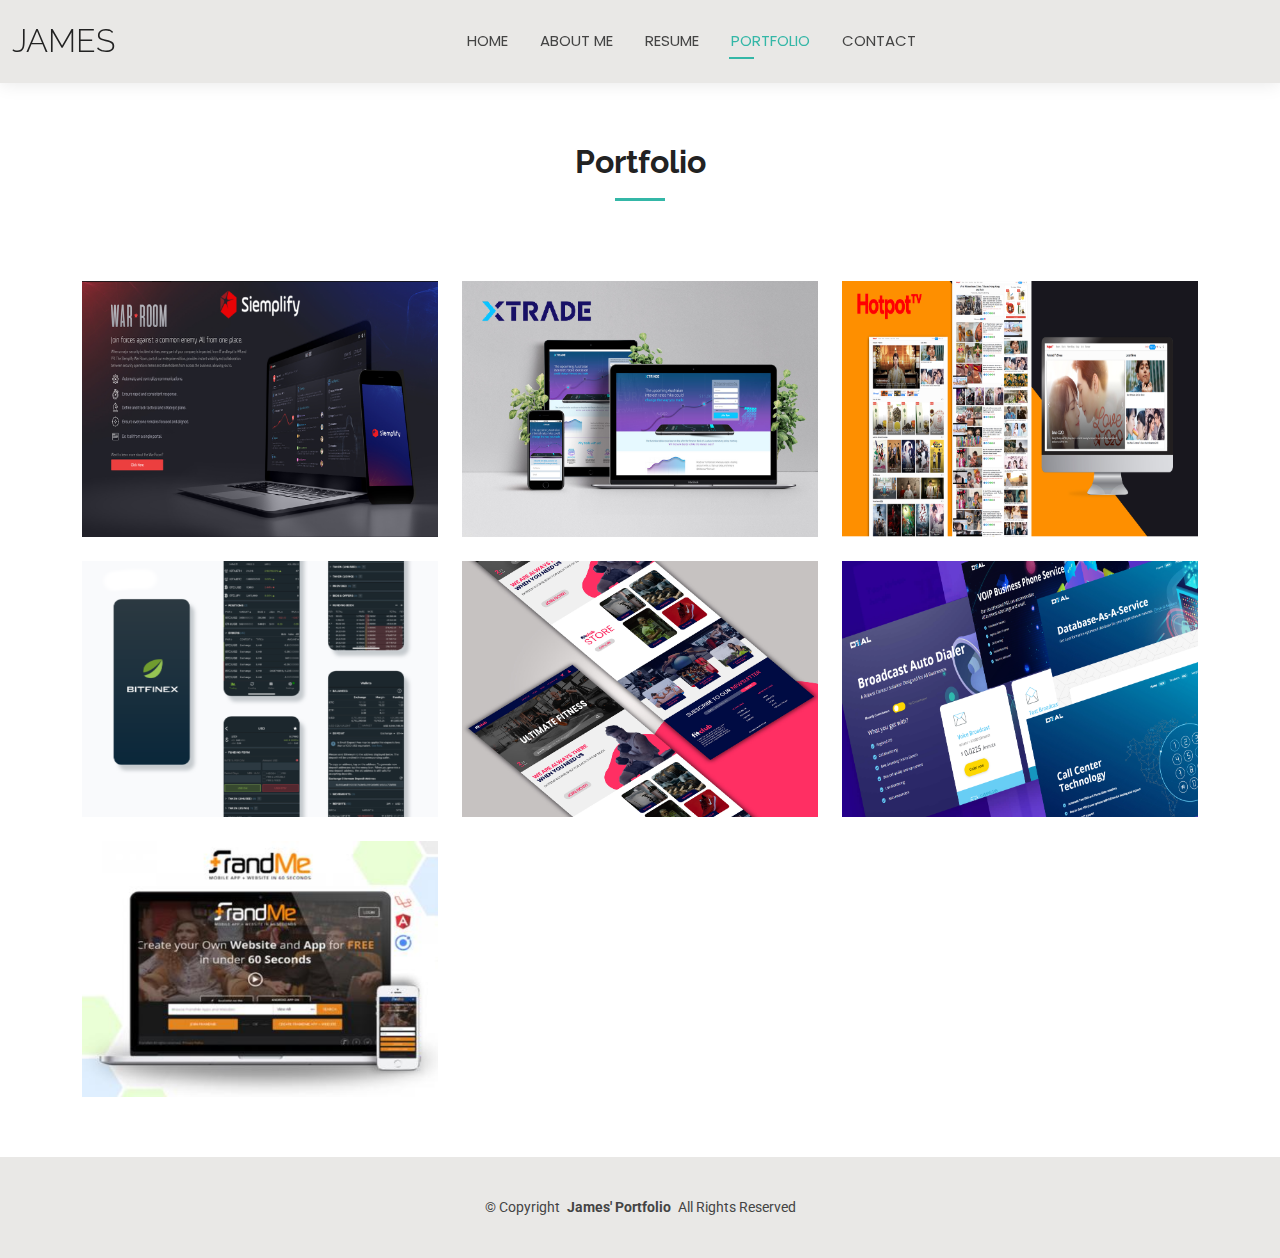
<file: portfolio.html>
<!DOCTYPE html>
<html lang="en">

<head>
  <meta charset="utf-8">
  <meta content="width=device-width, initial-scale=1.0" name="viewport">
  <title>Portfolio - James</title>
  <meta name="description" content="">
  <meta name="keywords" content="">

  <!-- Favicons -->
  <link href="assets/img/favicon.png" rel="icon">
  <link href="assets/img/apple-touch-icon.png" rel="apple-touch-icon">

  <!-- Fonts -->
  <link href="https://fonts.googleapis.com" rel="preconnect">
  <link href="https://fonts.gstatic.com" rel="preconnect" crossorigin>
  <link href="https://fonts.googleapis.com/css2?family=Roboto:ital,wght@0,100;0,300;0,400;0,500;0,700;0,900;1,100;1,300;1,400;1,500;1,700;1,900&family=Poppins:ital,wght@0,100;0,200;0,300;0,400;0,500;0,600;0,700;0,800;0,900;1,100;1,200;1,300;1,400;1,500;1,600;1,700;1,800;1,900&family=Raleway:ital,wght@0,100;0,200;0,300;0,400;0,500;0,600;0,700;0,800;0,900;1,100;1,200;1,300;1,400;1,500;1,600;1,700;1,800;1,900&display=swap" rel="stylesheet">

  <!-- Vendor CSS Files -->
  <link href="assets/vendor/bootstrap/css/bootstrap.min.css" rel="stylesheet">
  <link href="assets/vendor/bootstrap-icons/bootstrap-icons.css" rel="stylesheet">
  <link href="assets/vendor/aos/aos.css" rel="stylesheet">
  <link href="assets/vendor/swiper/swiper-bundle.min.css" rel="stylesheet">
  <link href="assets/vendor/glightbox/css/glightbox.min.css" rel="stylesheet">

  <!-- Main CSS File -->
  <link href="assets/css/main.css" rel="stylesheet">

</head>

<body class="portfolio-page">

  <header id="header" class="header d-flex align-items-center light-background sticky-top">
    <div class="container-fluid position-relative d-flex align-items-center justify-content-between">

      <a href="index.html" class="logo d-flex align-items-center me-auto me-xl-0">
        <!-- Uncomment the line below if you also wish to use an image logo -->
        <!-- <img src="assets/img/logo.png" alt=""> -->
        <h1 class="sitename">JAMES</h1>
      </a>

      <nav id="navmenu" class="navmenu">
        <ul>
          <li><a href="index.html">HOME</a></li>
          <li><a href="about.html">ABOUT ME</a></li>
          <li><a href="resume.html">RESUME</a></li>
          <li><a href="portfolio.html"  class="active">PORTFOLIO</a></li>
          <li><a href="contact.html">CONTACT</a></li>
        </ul>
        <i class="mobile-nav-toggle d-xl-none bi bi-list"></i>
      </nav>
      <div class="header-social-links">
      </div>


    </div>
  </header>


  <main class="main">

    <!-- Portfolio Section -->
    <section id="portfolio" class="portfolio section">

      <!-- Section Title -->
      <div class="container section-title" data-aos="fade-up">
        <h2>Portfolio</h2>
      </div><!-- End Section Title -->

      <div class="container">

        <div class="isotope-layout" data-default-filter="*" data-layout="masonry" data-sort="original-order">

          <!-- <ul class="portfolio-filters isotope-filters" data-aos="fade-up" data-aos-delay="100">
            <li data-filter="*" class="filter-active">All</li>
            <li data-filter=".filter-app">App</li>
            <li data-filter=".filter-product">Video streaming service </li>
            <li data-filter=".filter-branding">Website</li>
            <li data-filter=".filter-branding">Mobile App</li>
          </ul>End Portfolio Filters -->

          <div class="row gy-4 isotope-container" data-aos="fade-up" data-aos-delay="200">

            <div class="col-lg-4 col-md-6 portfolio-item isotope-item filter-app">
              <img src="assets/img/masonry-portfolio/masonry-portfolio-1.png" class="img-fluid" alt="">
              <div class="portfolio-info">
                <h4>Siemplify</h4>
                <p>Website</p>
                <a href="assets/img/masonry-portfolio/masonry-portfolio-1.png" title="App 1" data-gallery="portfolio-gallery-app" class="glightbox preview-link"><i class="bi bi-zoom-in"></i></a>
                <a href="portfolio-details.html" title="More Details" class="details-link"><i class="bi bi-link-45deg"></i></a>
              </div>
            </div><!-- End Portfolio Item -->

            <div class="col-lg-4 col-md-6 portfolio-item isotope-item filter-product">
              <img src="assets/img/masonry-portfolio/masonry-portfolio-2.png" class="img-fluid" alt="">
              <div class="portfolio-info">
                <h4>Xtrade</h4>
                <p>Mobile App</p>
                <a href="assets/img/masonry-portfolio/masonry-portfolio-2.png" title="Product 1" data-gallery="portfolio-gallery-product" class="glightbox preview-link"><i class="bi bi-zoom-in"></i></a>
                <a href="portfolio-details.html" title="More Details" class="details-link"><i class="bi bi-link-45deg"></i></a>
              </div>
            </div><!-- End Portfolio Item -->

            <div class="col-lg-4 col-md-6 portfolio-item isotope-item filter-branding">
              <img src="assets/img/masonry-portfolio/masonry-portfolio-3.png" class="img-fluid" alt="">
              <div class="portfolio-info">
                <h4>Hotpot TV</h4>
                <p>Video streaming service</p>
                <a href="assets/img/masonry-portfolio/masonry-portfolio-3.png" title="Branding 1" data-gallery="portfolio-gallery-branding" class="glightbox preview-link"><i class="bi bi-zoom-in"></i></a>
                <a href="portfolio-details.html" title="More Details" class="details-link"><i class="bi bi-link-45deg"></i></a>
              </div>
            </div><!-- End Portfolio Item -->

            <div class="col-lg-4 col-md-6 portfolio-item isotope-item filter-app">
              <img src="assets/img/masonry-portfolio/masonry-portfolio-4.png" class="img-fluid" alt="">
              <div class="portfolio-info">
                <h4>Bitfinex</h4>
                <p>Full-Featured Spot Trading Platform</p>
                <a href="assets/img/masonry-portfolio/masonry-portfolio-4.png" title="App 2" data-gallery="portfolio-gallery-app" class="glightbox preview-link"><i class="bi bi-zoom-in"></i></a>
                <a href="portfolio-details.html" title="More Details" class="details-link"><i class="bi bi-link-45deg"></i></a>
              </div>
            </div><!-- End Portfolio Item -->

            <div class="col-lg-4 col-md-6 portfolio-item isotope-item filter-product">
              <img src="assets/img/masonry-portfolio/masonry-portfolio-5.png" class="img-fluid" alt="">
              <div class="portfolio-info">
                <h4>Fitclub</h4>
                <p>Clean, Friendly, and Supportive Fitness Center</p>
                <a href="assets/img/masonry-portfolio/masonry-portfolio-5.png" title="Product 2" data-gallery="portfolio-gallery-product" class="glightbox preview-link"><i class="bi bi-zoom-in"></i></a>
                <a href="portfolio-details.html" title="More Details" class="details-link"><i class="bi bi-link-45deg"></i></a>
              </div>
            </div><!-- End Portfolio Item -->

            <div class="col-lg-4 col-md-6 portfolio-item isotope-item filter-branding">
              <img src="assets/img/masonry-portfolio/masonry-portfolio-6.png" class="img-fluid" alt="">
              <div class="portfolio-info">
                <h4>D1al</h4>
                <p>Call center solutions platforms</p>
                <a href="assets/img/masonry-portfolio/masonry-portfolio-6.png" title="Branding 2" data-gallery="portfolio-gallery-branding" class="glightbox preview-link"><i class="bi bi-zoom-in"></i></a>
                <a href="portfolio-details.html" title="More Details" class="details-link"><i class="bi bi-link-45deg"></i></a>
              </div>
            </div><!-- End Portfolio Item -->

            <div class="col-lg-4 col-md-6 portfolio-item isotope-item filter-app">
              <img src="assets/img/masonry-portfolio/masonry-portfolio-7.png" class="img-fluid" alt="">
              <div class="portfolio-info">
                <h4>FrandMe</h4>
                <p>Create your Own Website and App for FREE in under 60 Seconds</p>
                <a href="assets/img/masonry-portfolio/masonry-portfolio-7.png" title="App 3" data-gallery="portfolio-gallery-app" class="glightbox preview-link"><i class="bi bi-zoom-in"></i></a>
                <a href="portfolio-details.html" title="More Details" class="details-link"><i class="bi bi-link-45deg"></i></a>
              </div>
            </div><!-- End Portfolio Item -->

          </div><!-- End Portfolio Container -->

        </div>

      </div>

    </section><!-- /Portfolio Section -->

  </main>

  <footer id="footer" class="footer light-background">

    <div class="container">
      <div class="copyright text-center ">
        <p>© <span>Copyright</span> <strong class="px-1 sitename">James' Portfolio</strong> <span>All Rights Reserved<br></span></p>
      </div>
    </div>

  </footer>

  <!-- Scroll Top -->
  <a href="#" id="scroll-top" class="scroll-top d-flex align-items-center justify-content-center"><i class="bi bi-arrow-up-short"></i></a>

  <!-- Preloader -->
  <div id="preloader"></div>

  <!-- Vendor JS Files -->
  <script src="assets/vendor/bootstrap/js/bootstrap.bundle.min.js"></script>
  <script src="assets/vendor/php-email-form/validate.js"></script>
  <script src="assets/vendor/aos/aos.js"></script>
  <script src="assets/vendor/waypoints/noframework.waypoints.js"></script>
  <script src="assets/vendor/purecounter/purecounter_vanilla.js"></script>
  <script src="assets/vendor/swiper/swiper-bundle.min.js"></script>
  <script src="assets/vendor/glightbox/js/glightbox.min.js"></script>
  <script src="assets/vendor/imagesloaded/imagesloaded.pkgd.min.js"></script>
  <script src="assets/vendor/isotope-layout/isotope.pkgd.min.js"></script>

  <!-- Main JS File -->
  <script src="assets/js/main.js"></script>

</body>

</html>
</file>
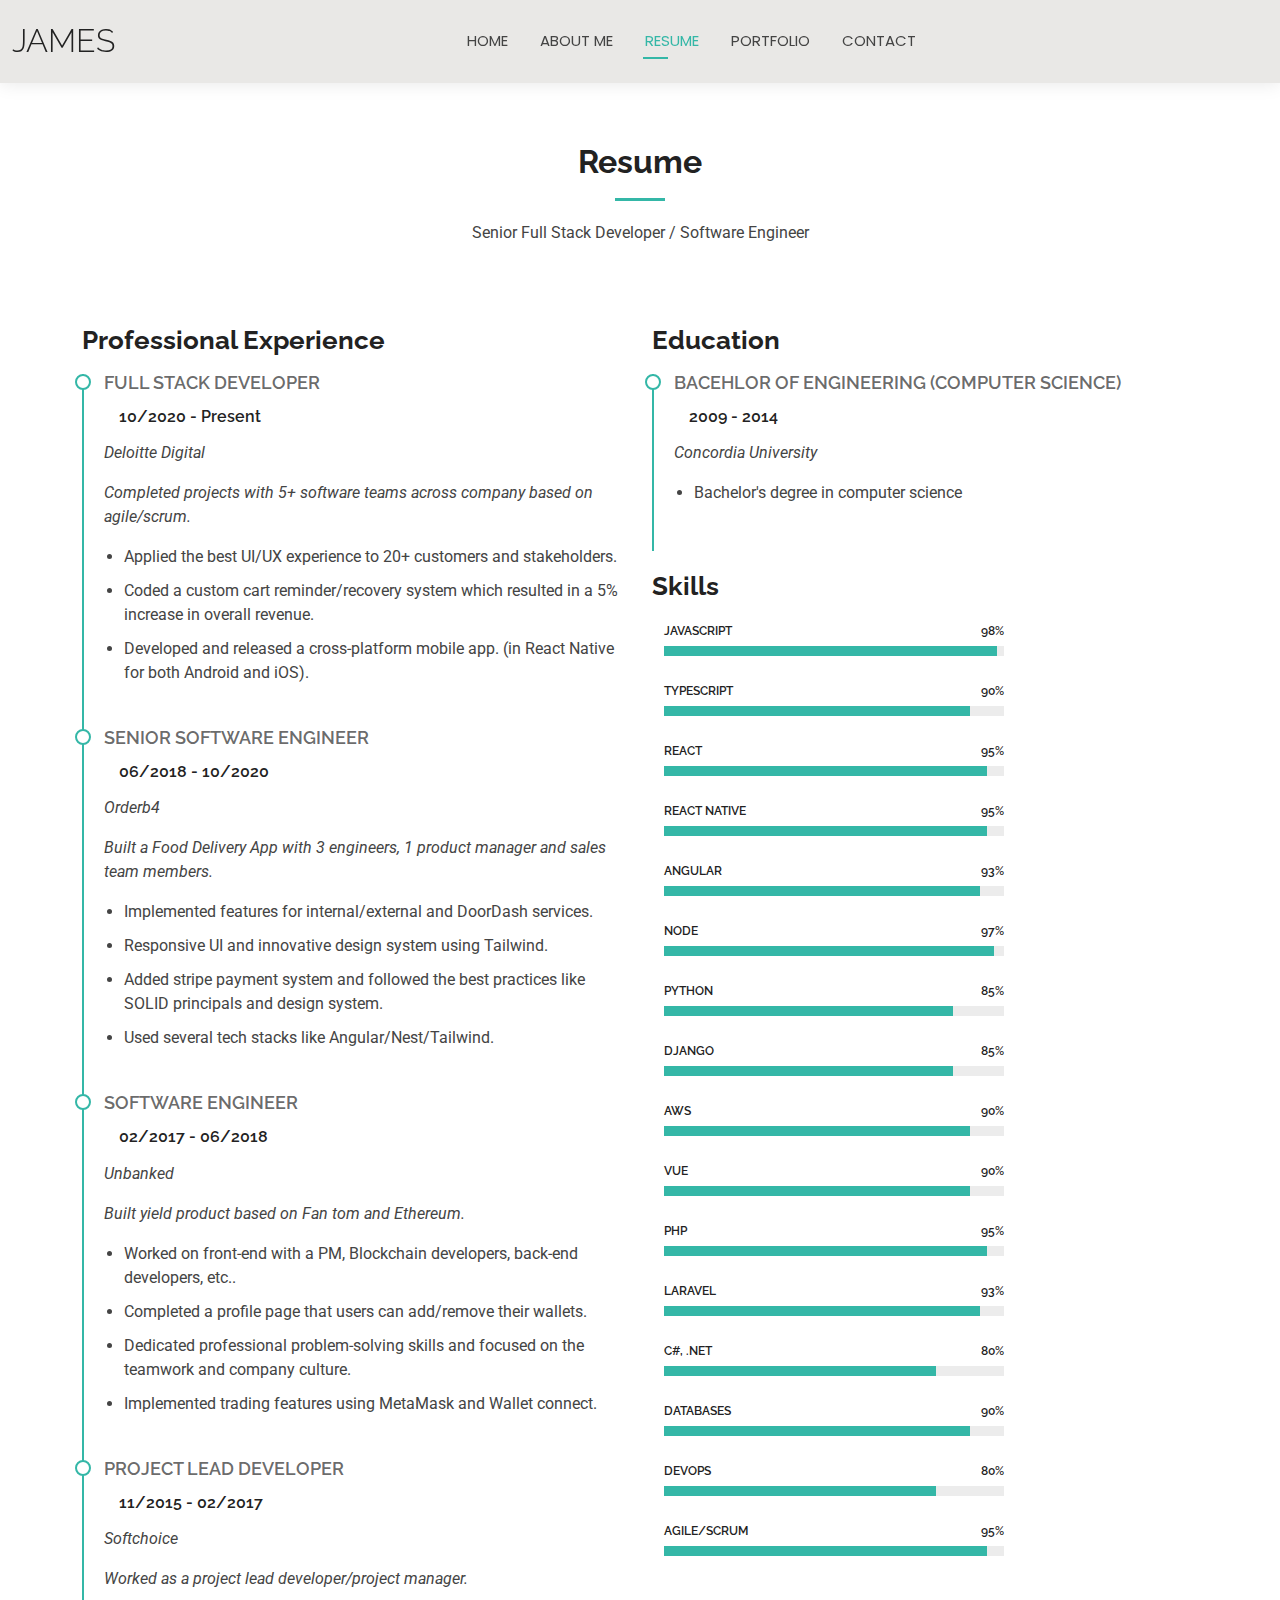
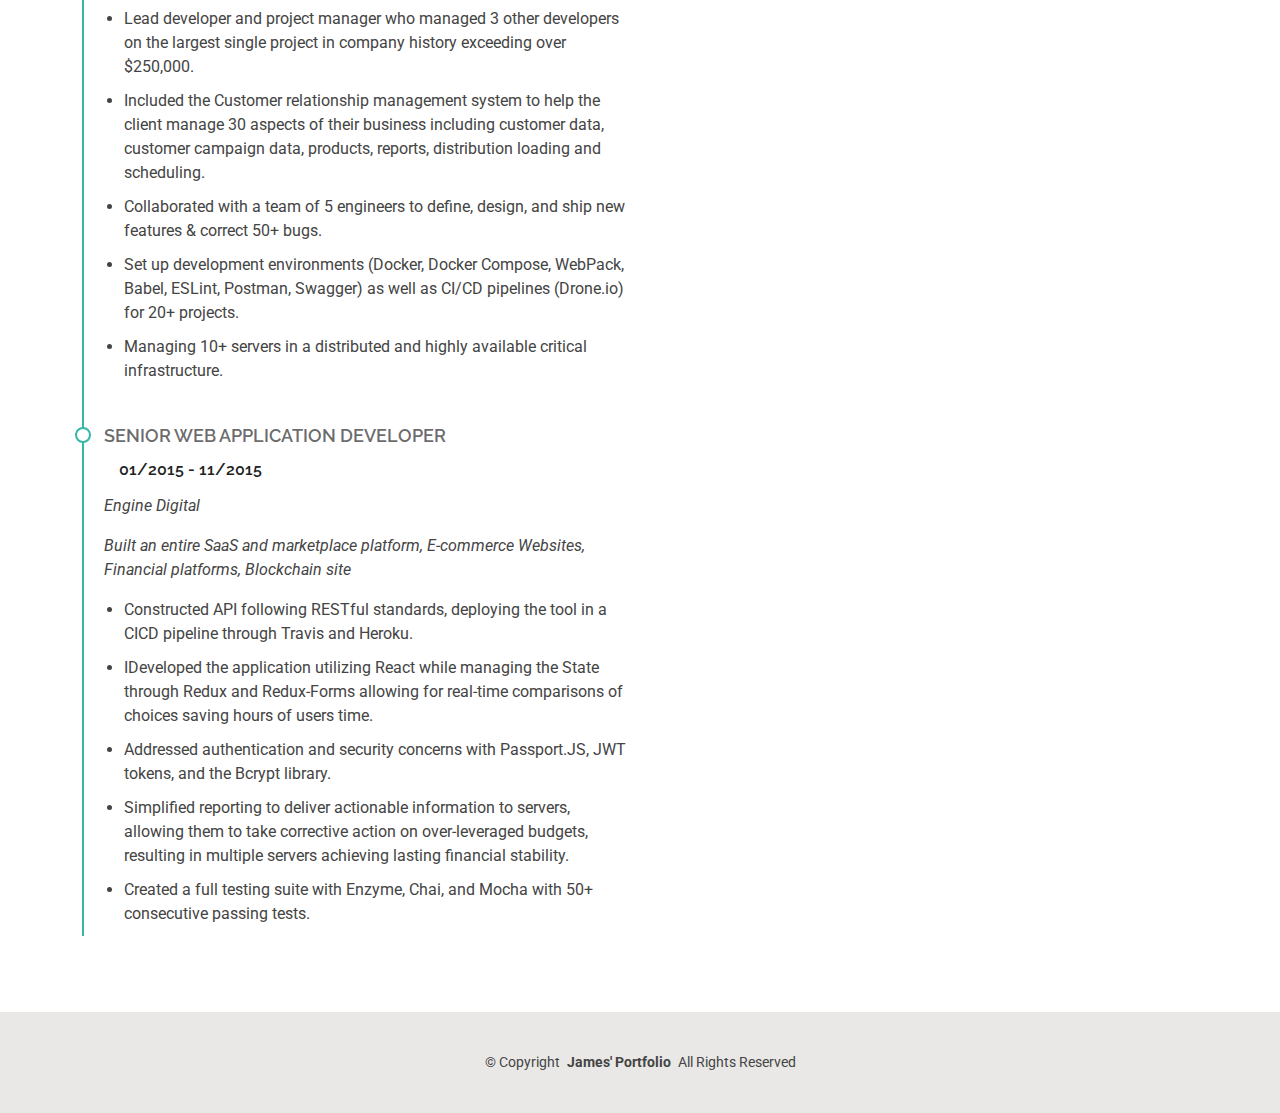
<file: resume.html>
<!DOCTYPE html>
<html lang="en">

<head>
  <meta charset="utf-8">
  <meta content="width=device-width, initial-scale=1.0" name="viewport">
  <title>Resume - James Bootstrap Template</title>
  <meta name="description" content="James Cheng Portfolio Website">
  <meta name="keywords" content="James Cheng portfolio">

  <!-- Favicons -->
  <link href="assets/img/favicon.png" rel="icon">
  <link href="assets/img/apple-touch-icon.png" rel="apple-touch-icon">

  <!-- Fonts -->
  <link href="https://fonts.googleapis.com" rel="preconnect">
  <link href="https://fonts.gstatic.com" rel="preconnect" crossorigin>
  <link href="https://fonts.googleapis.com/css2?family=Roboto:ital,wght@0,100;0,300;0,400;0,500;0,700;0,900;1,100;1,300;1,400;1,500;1,700;1,900&family=Poppins:ital,wght@0,100;0,200;0,300;0,400;0,500;0,600;0,700;0,800;0,900;1,100;1,200;1,300;1,400;1,500;1,600;1,700;1,800;1,900&family=Raleway:ital,wght@0,100;0,200;0,300;0,400;0,500;0,600;0,700;0,800;0,900;1,100;1,200;1,300;1,400;1,500;1,600;1,700;1,800;1,900&display=swap" rel="stylesheet">

  <!-- Vendor CSS Files -->
  <link href="assets/vendor/bootstrap/css/bootstrap.min.css" rel="stylesheet">
  <link href="assets/vendor/bootstrap-icons/bootstrap-icons.css" rel="stylesheet">
  <link href="assets/vendor/aos/aos.css" rel="stylesheet">
  <link href="assets/vendor/swiper/swiper-bundle.min.css" rel="stylesheet">
  <link href="assets/vendor/glightbox/css/glightbox.min.css" rel="stylesheet">

  <!-- Main CSS File -->

  <link href="assets/css/main.css" rel="stylesheet">
  <script type="application/ld+json">
    {
      "@context": "https://jcheng-fullstack-profile.netlify.app/",
      "@type": "Portfolio",
      "name": "James Cheng",
      "url": "https://jcheng-fullstack-profile.netlify.app/",
      "jobTitle": "Senior Full STACk Developer"
    }
    </script>
</head>

<body class="resume-page">

  <header id="header" class="header d-flex align-items-center light-background sticky-top">
    <div class="container-fluid position-relative d-flex align-items-center justify-content-between">

      <a href="index.html" class="logo d-flex align-items-center me-auto me-xl-0">
        <!-- Uncomment the line below if you also wish to use an image logo -->
        <!-- <img src="assets/img/logo.png" alt=""> -->
        <h1 class="sitename">JAMES</h1>
      </a>

      <nav id="navmenu" class="navmenu">
        <ul>
          <li><a href="index.html">HOME</a></li>
          <li><a href="about.html">ABOUT ME</a></li>
          <li><a href="resume.html"  class="active">RESUME</a></li>
          <li><a href="portfolio.html">PORTFOLIO</a></li>
          <li><a href="contact.html">CONTACT</a></li>
        </ul>
        <i class="mobile-nav-toggle d-xl-none bi bi-list"></i>
      </nav>
      <div class="header-social-links">
      </div>


    </div>
  </header>


  <main class="main">

    <!-- Resume Section -->
    <section id="resume" class="resume section">

      <!-- Section Title -->
      <div class="container section-title" data-aos="fade-up">
        <h2>Resume</h2>
        <p>Senior Full Stack Developer / Software Engineer</p>
      </div><!-- End Section Title -->

      <div class="container">

        <div class="row">

          <div class="col-lg-6" data-aos="fade-up" data-aos-delay="200">
            <h3 class="resume-title">Professional Experience</h3>
            <div class="resume-item">
              <h4>Full Stack Developer</h4>
              <h5>10/2020 - Present</h5>
              <p><em>Deloitte Digital</em></p>
              <p><em>Completed projects with 5+ software teams across company based on agile/scrum.</em></p>
              <ul>
                <li>Applied the best UI/UX experience to 20+ customers and stakeholders.</li>
                <li> Coded a custom cart reminder/recovery system which resulted in a 5% increase in overall revenue. </li>
                <li>Developed and released a cross-platform mobile app. (in React Native for both Android and iOS).</li>
              </ul>
            </div><!-- Edn Resume Item -->

            <div class="resume-item">
              <h4>Senior Software Engineer</h4>
              <h5>06/2018 - 10/2020</h5>
              <p><em>Orderb4</em></p>
              <p><em>Built a Food Delivery App with 3 engineers, 1 product manager and sales team members.</em></p>
              <ul>
                <li>Implemented features for internal/external and DoorDash services.</li>
                <li>Responsive UI and innovative design system using Tailwind.</li>
                <li>Added stripe payment system and followed the best practices like SOLID principals and design system.</li>
                <li>Used several tech stacks like Angular/Nest/Tailwind.</li>
              </ul>
            </div><!-- Edn Resume Item -->

            
            <div class="resume-item">
              <h4>Software Engineer</h4>
              <h5>02/2017 - 06/2018</h5>
              <p><em>Unbanked</em></p>
              <p><em>Built yield product based on Fan tom and Ethereum.</em></p>
              <ul>
                <li>Worked on front-end with a PM, Blockchain developers, back-end developers, etc..</li>
                <li>Completed a profile page that users can add/remove their wallets.</li>
                <li>Dedicated professional problem-solving skills and focused on the teamwork and company culture.</li>
                <li>Implemented trading features using MetaMask and Wallet connect.</li>
              </ul>
            </div><!-- Edn Resume Item -->

            <div class="resume-item">
              <h4>Project Lead Developer</h4>
              <h5>11/2015 - 02/2017</h5>
              <p><em>Softchoice</em></p>
              <p><em>Worked as a project lead developer/project manager.
              </em></p>
              <ul>
                <li>Lead developer and project manager who managed 3 other developers on the largest single project in company history exceeding over $250,000.</li>
                <li>Included the Customer relationship management system to help the client manage 30 aspects of their business including customer data, customer campaign data, products, reports, distribution loading and scheduling.</li>
                <li>Collaborated with a team of 5 engineers to define, design, and ship new features & correct 50+ bugs.</li>
                <li>Set up development environments (Docker, Docker Compose, WebPack, Babel, ESLint, Postman, Swagger) as well as CI/CD pipelines (Drone.io) for 20+ projects.</li>
                <li>Managing 10+ servers in a distributed and highly available critical infrastructure.</li>
              </ul>
            </div><!-- Edn Resume Item -->

            <div class="resume-item">
              <h4>Senior Web Application Developer</h4>
              <h5>01/2015 - 11/2015</h5>
              <p><em>Engine Digital</em></p>
              <p><em>Built an entire SaaS and marketplace platform, E-commerce Websites, Financial platforms, Blockchain site
              </em></p>
              <ul>
                <li>Constructed API following RESTful standards, deploying the tool in a CICD pipeline through Travis and Heroku.</li>
                <li>IDeveloped the application utilizing React while managing the State through Redux and Redux-Forms allowing for real-time comparisons of choices saving hours of users time.</li>
                <li>Addressed authentication and security concerns with Passport.JS, JWT tokens, and the Bcrypt library.</li>
                <li>Simplified reporting to deliver actionable information to servers, allowing them to take corrective action on over-leveraged budgets, resulting in multiple servers achieving lasting financial stability.</li>
                <li>Created a full testing suite with Enzyme, Chai, and Mocha with 50+ consecutive passing tests.</li>
              </ul>
            </div><!-- Edn Resume Item -->

          </div>

          <div class="col-lg-6" data-aos="fade-up" data-aos-delay="100">
            <h3 class="resume-title">Education</h3>
            <div class="resume-item">
              <h4>Bacehlor of Engineering (Computer Science)</h4>
              <h5>2009 - 2014</h5>
              <p><em>Concordia University</em></p>
              <ul>
                <li> Bachelor's degree in computer science </li>
              </ul>
            </div><!-- Edn Resume Item -->
            
            <!-- Skills Section -->
              <div class="skills col-lg-8">
              <h3 class="resume-title">Skills</h3>
              <div class="container" data-aos="fade-up" data-aos-delay="100">
                <div class="row skills-content skills-animation">
                  <div class="progress">
                    <span class="skill"><span>JavaScript</span> <i class="val">98%</i></span>
                    <div class="progress-bar-wrap">
                      <div class="progress-bar" role="progressbar" aria-valuenow="98" aria-valuemin="0" aria-valuemax="100"></div>
                    </div>
                  </div><!-- End Skills Item -->

                  <div class="progress">
                    <span class="skill"><span>Typescript</span> <i class="val">90%</i></span>
                    <div class="progress-bar-wrap">
                      <div class="progress-bar" role="progressbar" aria-valuenow="90" aria-valuemin="0" aria-valuemax="100"></div>
                    </div>
                  </div><!-- End Skills Item -->

                  <div class="progress">
                    <span class="skill"><span>React</span> <i class="val">95%</i></span>
                    <div class="progress-bar-wrap">
                      <div class="progress-bar" role="progressbar" aria-valuenow="95" aria-valuemin="0" aria-valuemax="100"></div>
                    </div>
                  </div><!-- End Skills Item -->
                  <div class="progress">
                    <span class="skill"><span>React Native</span> <i class="val">95%</i></span>
                    <div class="progress-bar-wrap">
                      <div class="progress-bar" role="progressbar" aria-valuenow="95" aria-valuemin="0" aria-valuemax="100"></div>
                    </div>
                  </div><!-- End Skills Item -->

                  <div class="progress">
                    <span class="skill"><span>Angular</span> <i class="val">93%</i></span>
                    <div class="progress-bar-wrap">
                      <div class="progress-bar" role="progressbar" aria-valuenow="93" aria-valuemin="0" aria-valuemax="100"></div>
                    </div>
                  </div><!-- End Skills Item -->

                  <div class="progress">
                    <span class="skill"><span>Node</span> <i class="val">97%</i></span>
                    <div class="progress-bar-wrap">
                      <div class="progress-bar" role="progressbar" aria-valuenow="97" aria-valuemin="0" aria-valuemax="100"></div>
                    </div>
                  </div><!-- End Skills Item -->
                  <div class="progress">
                    <span class="skill"><span>Python</span> <i class="val">85%</i></span>
                    <div class="progress-bar-wrap">
                      <div class="progress-bar" role="progressbar" aria-valuenow="85" aria-valuemin="0" aria-valuemax="100"></div>
                    </div>
                  </div><!-- End Skills Item -->

                  <div class="progress">
                    <span class="skill"><span>Django</span> <i class="val">85%</i></span>
                    <div class="progress-bar-wrap">
                      <div class="progress-bar" role="progressbar" aria-valuenow="85" aria-valuemin="0" aria-valuemax="100"></div>
                    </div>
                  </div><!-- End Skills Item -->

                  <div class="progress">
                    <span class="skill"><span>AWS</span> <i class="val">90%</i></span>
                    <div class="progress-bar-wrap">
                      <div class="progress-bar" role="progressbar" aria-valuenow="90" aria-valuemin="0" aria-valuemax="100"></div>
                    </div>
                  </div><!-- End Skills Item -->
                  <div class="progress">
                    <span class="skill"><span>Vue</span> <i class="val">90%</i></span>
                    <div class="progress-bar-wrap">
                      <div class="progress-bar" role="progressbar" aria-valuenow="90" aria-valuemin="0" aria-valuemax="100"></div>
                    </div>
                  </div><!-- End Skills Item -->

                  <div class="progress">
                    <span class="skill"><span>PHP</span> <i class="val">95%</i></span>
                    <div class="progress-bar-wrap">
                      <div class="progress-bar" role="progressbar" aria-valuenow="95" aria-valuemin="0" aria-valuemax="100"></div>
                    </div>
                  </div><!-- End Skills Item -->

                  <div class="progress">
                    <span class="skill"><span>Laravel</span> <i class="val">93%</i></span>
                    <div class="progress-bar-wrap">
                      <div class="progress-bar" role="progressbar" aria-valuenow="93" aria-valuemin="0" aria-valuemax="100"></div>
                    </div>
                  </div><!-- End Skills Item -->
                  <div class="progress">
                    <span class="skill"><span>C#, .NET</span> <i class="val">80%</i></span>
                    <div class="progress-bar-wrap">
                      <div class="progress-bar" role="progressbar" aria-valuenow="80" aria-valuemin="0" aria-valuemax="100"></div>
                    </div>
                  </div><!-- End Skills Item -->

                  <div class="progress">
                    <span class="skill"><span>Databases</span> <i class="val">90%</i></span>
                    <div class="progress-bar-wrap">
                      <div class="progress-bar" role="progressbar" aria-valuenow="90" aria-valuemin="0" aria-valuemax="100"></div>
                    </div>
                  </div><!-- End Skills Item -->

                  <div class="progress">
                    <span class="skill"><span>DevOps</span> <i class="val">80%</i></span>
                    <div class="progress-bar-wrap">
                      <div class="progress-bar" role="progressbar" aria-valuenow="80" aria-valuemin="0" aria-valuemax="100"></div>
                    </div>
                  </div><!-- End Skills Item -->
                  <div class="progress">
                    <span class="skill"><span>Agile/Scrum</span> <i class="val">95%</i></span>
                    <div class="progress-bar-wrap">
                      <div class="progress-bar" role="progressbar" aria-valuenow="95" aria-valuemin="0" aria-valuemax="100"></div>
                    </div>
                  </div><!-- End Skills Item -->
                </div>
              </div>

            </div><!-- /Skills Section -->
          </div>
        </div>

      </div>

    </section><!-- /Resume Section -->

  </main>

  <footer id="footer" class="footer light-background">

    <div class="container">
      <div class="copyright text-center ">
        <p>© <span>Copyright</span> <strong class="px-1 sitename">James' Portfolio</strong> <span>All Rights Reserved<br></span></p>
      </div>
    </div>

  </footer>

  <!-- Scroll Top -->
  <a href="#" id="scroll-top" class="scroll-top d-flex align-items-center justify-content-center"><i class="bi bi-arrow-up-short"></i></a>

  <!-- Preloader -->
  <div id="preloader"></div>

  <!-- Vendor JS Files -->
  <script src="assets/vendor/bootstrap/js/bootstrap.bundle.min.js"></script>
  <script src="assets/vendor/php-email-form/validate.js"></script>
  <script src="assets/vendor/aos/aos.js"></script>
  <script src="assets/vendor/waypoints/noframework.waypoints.js"></script>
  <script src="assets/vendor/purecounter/purecounter_vanilla.js"></script>
  <script src="assets/vendor/swiper/swiper-bundle.min.js"></script>
  <script src="assets/vendor/glightbox/js/glightbox.min.js"></script>
  <script src="assets/vendor/imagesloaded/imagesloaded.pkgd.min.js"></script>
  <script src="assets/vendor/isotope-layout/isotope.pkgd.min.js"></script>

  <!-- Main JS File -->
  <script src="assets/js/main.js"></script>

</body>

</html>
</file>
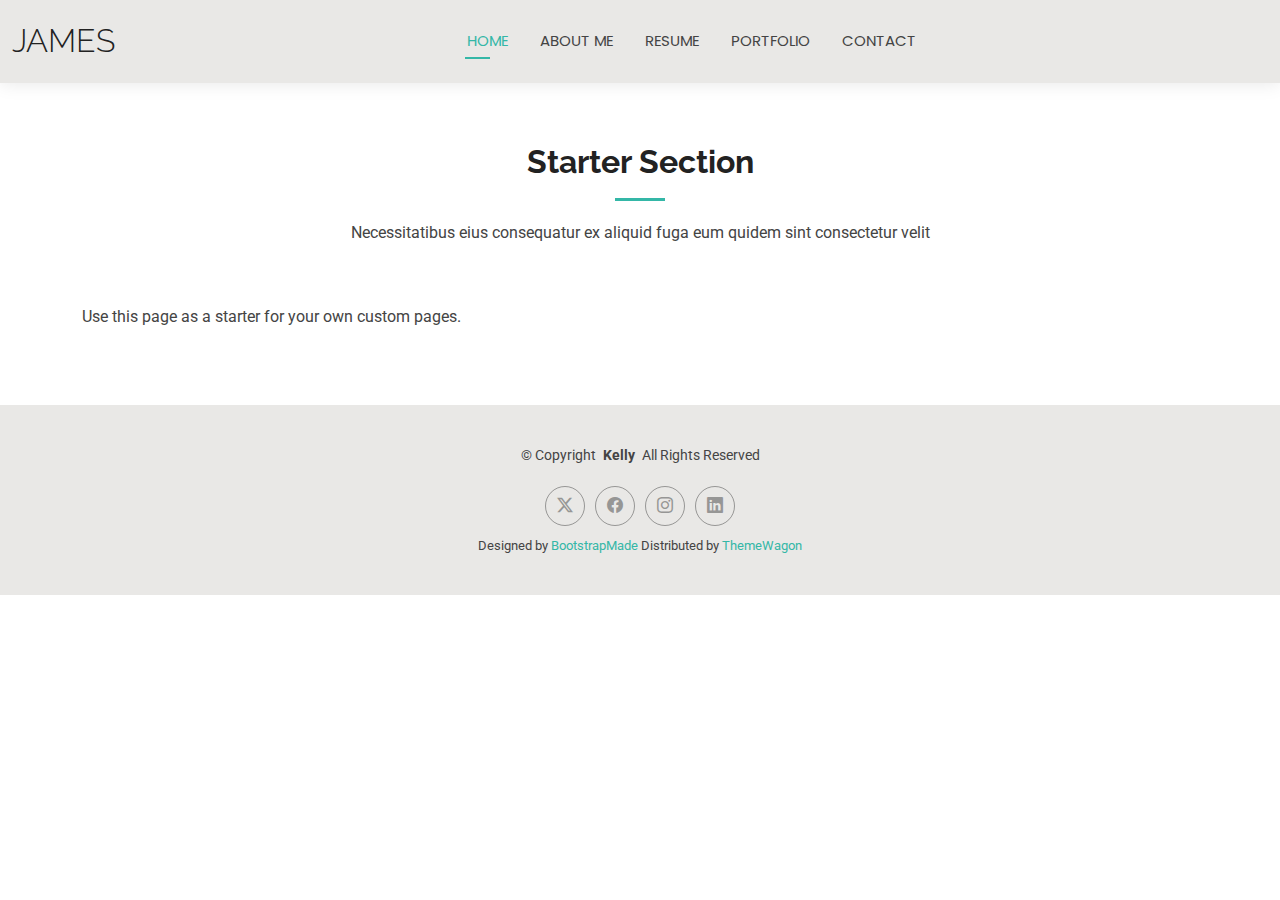
<file: starter-page.html>
<!DOCTYPE html>
<html lang="en">

<head>
  <meta charset="utf-8">
  <meta content="width=device-width, initial-scale=1.0" name="viewport">
  <title>Starter Page - Kelly Bootstrap Template</title>
  <meta name="description" content="James Cheng Portfolio Website">
  <meta name="keywords" content="James Cheng portfolio">

  <!-- Favicons -->
  <link href="assets/img/favicon.png" rel="icon">
  <link href="assets/img/apple-touch-icon.png" rel="apple-touch-icon">

  <!-- Fonts -->
  <link href="https://fonts.googleapis.com" rel="preconnect">
  <link href="https://fonts.gstatic.com" rel="preconnect" crossorigin>
  <link href="https://fonts.googleapis.com/css2?family=Roboto:ital,wght@0,100;0,300;0,400;0,500;0,700;0,900;1,100;1,300;1,400;1,500;1,700;1,900&family=Poppins:ital,wght@0,100;0,200;0,300;0,400;0,500;0,600;0,700;0,800;0,900;1,100;1,200;1,300;1,400;1,500;1,600;1,700;1,800;1,900&family=Raleway:ital,wght@0,100;0,200;0,300;0,400;0,500;0,600;0,700;0,800;0,900;1,100;1,200;1,300;1,400;1,500;1,600;1,700;1,800;1,900&display=swap" rel="stylesheet">

  <!-- Vendor CSS Files -->
  <link href="assets/vendor/bootstrap/css/bootstrap.min.css" rel="stylesheet">
  <link href="assets/vendor/bootstrap-icons/bootstrap-icons.css" rel="stylesheet">
  <link href="assets/vendor/aos/aos.css" rel="stylesheet">
  <link href="assets/vendor/swiper/swiper-bundle.min.css" rel="stylesheet">
  <link href="assets/vendor/glightbox/css/glightbox.min.css" rel="stylesheet">

  <!-- Main CSS File -->

  <link href="assets/css/main.css" rel="stylesheet">
  <script type="application/ld+json">
    {
      "@context": "https://jcheng-fullstack-profile.netlify.app/",
      "@type": "Portfolio",
      "name": "James Cheng",
      "url": "https://jcheng-fullstack-profile.netlify.app/",
      "jobTitle": "Senior Full STACk Developer"
    }
    </script>
  <!-- =======================================================
  * Template Name: Kelly
  * Template URL: https://bootstrapmade.com/kelly-free-bootstrap-cv-resume-html-template/
  * Updated: Aug 07 2024 with Bootstrap v5.3.3
  * Author: BootstrapMade.com
  * License: https://bootstrapmade.com/license/
  ======================================================== -->
</head>

<body class="starter-page-page">

  <header id="header" class="header d-flex align-items-center light-background sticky-top">
    <div class="container-fluid position-relative d-flex align-items-center justify-content-between">

      <a href="index.html" class="logo d-flex align-items-center me-auto me-xl-0">
        <!-- Uncomment the line below if you also wish to use an image logo -->
        <!-- <img src="assets/img/logo.png" alt=""> -->
        <h1 class="sitename">JAMES</h1>
      </a>

      <nav id="navmenu" class="navmenu">
        <ul>
          <li><a href="index.html" class="active">HOME</a></li>
          <li><a href="about.html">ABOUT ME</a></li>
          <li><a href="resume.html">RESUME</a></li>
          <li><a href="portfolio.html">PORTFOLIO</a></li>
          <li><a href="contact.html">CONTACT</a></li>
        </ul>
        <i class="mobile-nav-toggle d-xl-none bi bi-list"></i>
      </nav>
      <div class="header-social-links">
      </div>


    </div>
  </header>


  <main class="main">

    <!-- Starter Section Section -->
    <section id="starter-section" class="starter-section section">

      <!-- Section Title -->
      <div class="container section-title" data-aos="fade-up">
        <h2>Starter Section</h2>
        <p>Necessitatibus eius consequatur ex aliquid fuga eum quidem sint consectetur velit</p>
      </div><!-- End Section Title -->

      <div class="container" data-aos="fade-up">
        <p>Use this page as a starter for your own custom pages.</p>
      </div>

    </section><!-- /Starter Section Section -->

  </main>

  <footer id="footer" class="footer light-background">

    <div class="container">
      <div class="copyright text-center ">
        <p>© <span>Copyright</span> <strong class="px-1 sitename">Kelly</strong> <span>All Rights Reserved<br></span></p>
      </div>
      <div class="social-links d-flex justify-content-center">
        <a href=""><i class="bi bi-twitter-x"></i></a>
        <a href=""><i class="bi bi-facebook"></i></a>
        <a href=""><i class="bi bi-instagram"></i></a>
        <a href=""><i class="bi bi-linkedin"></i></a>
      </div>
      <div class="credits">
        <!-- All the links in the footer should remain intact. -->
        <!-- You can delete the links only if you've purchased the pro version. -->
        <!-- Licensing information: https://bootstrapmade.com/license/ -->
        <!-- Purchase the pro version with working PHP/AJAX contact form: [buy-url] -->
        Designed by <a href="https://bootstrapmade.com/">BootstrapMade</a> Distributed by <a href=“https://themewagon.com>ThemeWagon
      </div>
    </div>

  </footer>

  <!-- Scroll Top -->
  <a href="#" id="scroll-top" class="scroll-top d-flex align-items-center justify-content-center"><i class="bi bi-arrow-up-short"></i></a>

  <!-- Preloader -->
  <div id="preloader"></div>

  <!-- Vendor JS Files -->
  <script src="assets/vendor/bootstrap/js/bootstrap.bundle.min.js"></script>
  <script src="assets/vendor/php-email-form/validate.js"></script>
  <script src="assets/vendor/aos/aos.js"></script>
  <script src="assets/vendor/waypoints/noframework.waypoints.js"></script>
  <script src="assets/vendor/purecounter/purecounter_vanilla.js"></script>
  <script src="assets/vendor/swiper/swiper-bundle.min.js"></script>
  <script src="assets/vendor/glightbox/js/glightbox.min.js"></script>
  <script src="assets/vendor/imagesloaded/imagesloaded.pkgd.min.js"></script>
  <script src="assets/vendor/isotope-layout/isotope.pkgd.min.js"></script>

  <!-- Main JS File -->
  <script src="assets/js/main.js"></script>

</body>

</html>
</file>
<file: assets/css/main.css>
/**
* Template Name: Kelly
* Template URL: https://bootstrapmade.com/kelly-free-bootstrap-cv-resume-html-template/
* Updated: Aug 07 2024 with Bootstrap v5.3.3
* Author: BootstrapMade.com
* License: https://bootstrapmade.com/license/
*/

/*--------------------------------------------------------------
# Font & Color Variables
# Help: https://bootstrapmade.com/color-system/
--------------------------------------------------------------*/
/* Fonts */
:root {
  --default-font: "Roboto",  system-ui, -apple-system, "Segoe UI", Roboto, "Helvetica Neue", Arial, "Noto Sans", "Liberation Sans", sans-serif, "Apple Color Emoji", "Segoe UI Emoji", "Segoe UI Symbol", "Noto Color Emoji";
  --heading-font: "Raleway",  sans-serif;
  --nav-font: "Poppins",  sans-serif;
}

/* Global Colors - The following color variables are used throughout the website. Updating them here will change the color scheme of the entire website */
:root { 
  --background-color: #ffffff; /* Background color for the entire website, including individual sections */
  --default-color: #444444; /* Default color used for the majority of the text content across the entire website */
  --heading-color: #222222; /* Color for headings, subheadings and title throughout the website */
  --accent-color: #34b7a7; /* Accent color that represents your brand on the website. It's used for buttons, links, and other elements that need to stand out */
  --surface-color: #ffffff; /* The surface color is used as a background of boxed elements within sections, such as cards, icon boxes, or other elements that require a visual separation from the global background. */
  --contrast-color: #ffffff; /* Contrast color for text, ensuring readability against backgrounds of accent, heading, or default colors. */
}

/* Nav Menu Colors - The following color variables are used specifically for the navigation menu. They are separate from the global colors to allow for more customization options */
:root {
  --nav-color: #444444;  /* The default color of the main navmenu links */
  --nav-hover-color: #34b7a7; /* Applied to main navmenu links when they are hovered over or active */
  --nav-mobile-background-color: #ffffff; /* Used as the background color for mobile navigation menu */
  --nav-dropdown-background-color: #ffffff; /* Used as the background color for dropdown items that appear when hovering over primary navigation items */
  --nav-dropdown-color: #444444; /* Used for navigation links of the dropdown items in the navigation menu. */
  --nav-dropdown-hover-color: #34b7a7; /* Similar to --nav-hover-color, this color is applied to dropdown navigation links when they are hovered over. */
}

/* Color Presets - These classes override global colors when applied to any section or element, providing reuse of the sam color scheme. */

.light-background {
  --background-color: #e9e8e6;
  --surface-color: #ffffff;
}

.dark-background {
  --background-color: #060606;
  --default-color: #ffffff;
  --heading-color: #ffffff;
  --surface-color: #252525;
  --contrast-color: #ffffff;
}

/* Smooth scroll */
:root {
  scroll-behavior: smooth;
}

/*--------------------------------------------------------------
# General Styling & Shared Classes
--------------------------------------------------------------*/
body {
  color: var(--default-color);
  background-color: var(--background-color);
  font-family: var(--default-font);
}

a {
  color: var(--accent-color);
  text-decoration: none;
  transition: 0.3s;
}

a:hover {
  color: color-mix(in srgb, var(--accent-color), transparent 25%);
  text-decoration: none;
}

h1,
h2,
h3,
h4,
h5,
h6 {
  color: var(--heading-color);
  font-family: var(--heading-font);
}

/* PHP Email Form Messages
------------------------------*/
.php-email-form .error-message {
  display: none;
  background: #df1529;
  color: #ffffff;
  text-align: left;
  padding: 15px;
  margin-bottom: 24px;
  font-weight: 600;
}

.php-email-form .sent-message {
  display: none;
  color: #ffffff;
  background: #059652;
  text-align: center;
  padding: 15px;
  margin-bottom: 24px;
  font-weight: 600;
}

.php-email-form .loading {
  display: none;
  background: var(--surface-color);
  text-align: center;
  padding: 15px;
  margin-bottom: 24px;
}

.php-email-form .loading:before {
  content: "";
  display: inline-block;
  border-radius: 50%;
  width: 24px;
  height: 24px;
  margin: 0 10px -6px 0;
  border: 3px solid var(--accent-color);
  border-top-color: var(--surface-color);
  animation: php-email-form-loading 1s linear infinite;
}

@keyframes php-email-form-loading {
  0% {
    transform: rotate(0deg);
  }

  100% {
    transform: rotate(360deg);
  }
}

/*--------------------------------------------------------------
# Global Header
--------------------------------------------------------------*/
.header {
  color: var(--default-color);
  background-color: var(--background-color);
  padding: 15px 0;
  transition: all 0.5s;
  z-index: 997;
  box-shadow: 0px 0 18px rgba(0, 0, 0, 0.1);
}

.header .logo {
  line-height: 1;
}

.header .logo img {
  max-height: 36px;
  margin-right: 8px;
}

.header .logo h1 {
  font-size: 32px;
  margin: 0;
  font-weight: 300;
  text-transform: uppercase;
  color: var(--heading-color);
}

.header .header-social-links {
  padding-right: 15px;
}

.header .header-social-links a {
  color: color-mix(in srgb, var(--default-color), transparent 40%);
  padding-left: 6px;
  display: inline-block;
  transition: 0.3s;
  font-size: 16px;
}

.header .header-social-links a:hover {
  color: var(--accent-color);
}

.header .header-social-links a i {
  line-height: 0px;
}

@media (max-width: 1200px) {
  .header .logo {
    order: 1;
  }

  .header .header-social-links {
    order: 2;
  }

  .header .navmenu {
    order: 3;
  }
}

/*--------------------------------------------------------------
# Navigation Menu
--------------------------------------------------------------*/
/* Desktop Navigation */
@media (min-width: 1200px) {
  .navmenu {
    padding: 0;
  }

  .navmenu ul {
    margin: 0;
    padding: 0;
    display: flex;
    list-style: none;
    align-items: center;
  }

  .navmenu li {
    position: relative;
  }

  .navmenu>ul>li {
    white-space: nowrap;
    padding: 15px 14px;
  }

  .navmenu>ul>li:last-child {
    padding-right: 0;
  }

  .navmenu a,
  .navmenu a:focus {
    color: var(--nav-color);
    font-size: 15px;
    padding: 0 2px;
    font-family: var(--nav-font);
    font-weight: 400;
    display: flex;
    align-items: center;
    justify-content: space-between;
    white-space: nowrap;
    transition: 0.3s;
    position: relative;
  }

  .navmenu a i,
  .navmenu a:focus i {
    font-size: 12px;
    line-height: 0;
    margin-left: 5px;
    transition: 0.3s;
  }

  .navmenu>ul>li>a:before {
    content: "";
    position: absolute;
    height: 2px;
    bottom: -6px;
    left: 0;
    background-color: var(--nav-hover-color);
    visibility: hidden;
    width: 0px;
    transition: all 0.3s ease-in-out 0s;
  }

  .navmenu a:hover:before,
  .navmenu li:hover>a:before,
  .navmenu .active:before {
    visibility: visible;
    width: 25px;
  }

  .navmenu li:hover>a,
  .navmenu .active,
  .navmenu .active:focus {
    color: var(--nav-hover-color);
  }

  .navmenu .dropdown ul {
    margin: 0;
    padding: 10px 0;
    background: var(--nav-dropdown-background-color);
    display: block;
    position: absolute;
    visibility: hidden;
    left: 14px;
    top: 130%;
    opacity: 0;
    transition: 0.3s;
    border-radius: 4px;
    z-index: 99;
    box-shadow: 0px 0px 30px rgba(0, 0, 0, 0.1);
  }

  .navmenu .dropdown ul li {
    min-width: 200px;
  }

  .navmenu .dropdown ul a {
    padding: 10px 20px;
    font-size: 15px;
    text-transform: none;
    color: var(--nav-dropdown-color);
  }

  .navmenu .dropdown ul a i {
    font-size: 12px;
  }

  .navmenu .dropdown ul a:hover,
  .navmenu .dropdown ul .active:hover,
  .navmenu .dropdown ul li:hover>a {
    color: var(--nav-dropdown-hover-color);
  }

  .navmenu .dropdown:hover>ul {
    opacity: 1;
    top: 100%;
    visibility: visible;
  }

  .navmenu .dropdown .dropdown ul {
    top: 0;
    left: -90%;
    visibility: hidden;
  }

  .navmenu .dropdown .dropdown:hover>ul {
    opacity: 1;
    top: 0;
    left: -100%;
    visibility: visible;
  }
}

/* Mobile Navigation */
@media (max-width: 1199px) {
  .mobile-nav-toggle {
    color: var(--nav-color);
    font-size: 28px;
    line-height: 0;
    margin-right: 10px;
    cursor: pointer;
    transition: color 0.3s;
  }

  .navmenu {
    padding: 0;
    z-index: 9997;
  }

  .navmenu ul {
    display: none;
    list-style: none;
    position: absolute;
    inset: 60px 20px 20px 20px;
    padding: 10px 0;
    margin: 0;
    border-radius: 6px;
    background-color: var(--nav-mobile-background-color);
    border: 1px solid color-mix(in srgb, var(--default-color), transparent 90%);
    box-shadow: none;
    overflow-y: auto;
    transition: 0.3s;
    z-index: 9998;
  }

  .navmenu a,
  .navmenu a:focus {
    color: var(--nav-dropdown-color);
    padding: 10px 20px;
    font-family: var(--nav-font);
    font-size: 17px;
    font-weight: 500;
    display: flex;
    align-items: center;
    justify-content: space-between;
    white-space: nowrap;
    transition: 0.3s;
  }

  .navmenu a i,
  .navmenu a:focus i {
    font-size: 12px;
    line-height: 0;
    margin-left: 5px;
    width: 30px;
    height: 30px;
    display: flex;
    align-items: center;
    justify-content: center;
    border-radius: 50%;
    transition: 0.3s;
    background-color: color-mix(in srgb, var(--accent-color), transparent 90%);
  }

  .navmenu a i:hover,
  .navmenu a:focus i:hover {
    background-color: var(--accent-color);
    color: var(--contrast-color);
  }

  .navmenu a:hover,
  .navmenu .active,
  .navmenu .active:focus {
    color: var(--nav-dropdown-hover-color);
  }

  .navmenu .active i,
  .navmenu .active:focus i {
    background-color: var(--accent-color);
    color: var(--contrast-color);
    transform: rotate(180deg);
  }

  .navmenu .dropdown ul {
    position: static;
    display: none;
    z-index: 99;
    padding: 10px 0;
    margin: 10px 20px;
    background-color: var(--nav-dropdown-background-color);
    transition: all 0.5s ease-in-out;
  }

  .navmenu .dropdown ul ul {
    background-color: rgba(33, 37, 41, 0.1);
  }

  .navmenu .dropdown>.dropdown-active {
    display: block;
    background-color: rgba(33, 37, 41, 0.03);
  }

  .mobile-nav-active {
    overflow: hidden;
  }

  .mobile-nav-active .mobile-nav-toggle {
    color: #fff;
    position: absolute;
    font-size: 32px;
    top: 15px;
    right: 15px;
    margin-right: 0;
    z-index: 9999;
  }

  .mobile-nav-active .navmenu {
    position: fixed;
    overflow: hidden;
    inset: 0;
    background: rgba(33, 37, 41, 0.8);
    transition: 0.3s;
  }

  .mobile-nav-active .navmenu>ul {
    display: block;
  }
}

/*--------------------------------------------------------------
# Global Footer
--------------------------------------------------------------*/
.footer {
  color: var(--default-color);
  background-color: var(--background-color);
  font-size: 14px;
  padding: 40px 0;
  position: relative;
}

.footer .copyright p {
  margin-bottom: 0;
}

.footer .social-links {
  margin-top: 20px;
}

.footer .social-links a {
  display: flex;
  align-items: center;
  justify-content: center;
  width: 40px;
  height: 40px;
  border-radius: 50%;
  border: 1px solid color-mix(in srgb, var(--default-color), transparent 50%);
  font-size: 16px;
  color: color-mix(in srgb, var(--default-color), transparent 50%);
  margin: 0 5px;
  transition: 0.3s;
}

.footer .social-links a:hover {
  color: var(--accent-color);
  border-color: var(--accent-color);
}

.footer .credits {
  margin-top: 10px;
  font-size: 13px;
  text-align: center;
}

/*--------------------------------------------------------------
# Preloader
--------------------------------------------------------------*/
#preloader {
  position: fixed;
  inset: 0;
  z-index: 9999;
  overflow: hidden;
  background-color: var(--background-color);
  transition: all 0.6s ease-out;
  width: 100%;
  height: 100vh;
}

#preloader:before,
#preloader:after {
  content: "";
  position: absolute;
  border: 4px solid var(--accent-color);
  border-radius: 50%;
  animation: animate-preloader 2s cubic-bezier(0, 0.2, 0.8, 1) infinite;
}

#preloader:after {
  animation-delay: -0.5s;
}

@keyframes animate-preloader {
  0% {
    width: 10px;
    height: 10px;
    top: calc(50% - 5px);
    left: calc(50% - 5px);
    opacity: 1;
  }

  100% {
    width: 72px;
    height: 72px;
    top: calc(50% - 36px);
    left: calc(50% - 36px);
    opacity: 0;
  }
}

/*--------------------------------------------------------------
# Scroll Top Button
--------------------------------------------------------------*/
.scroll-top {
  position: fixed;
  visibility: hidden;
  opacity: 0;
  right: 15px;
  bottom: -15px;
  z-index: 99999;
  background-color: var(--accent-color);
  width: 44px;
  height: 44px;
  border-radius: 50px;
  transition: all 0.4s;
}

.scroll-top i {
  font-size: 24px;
  color: var(--contrast-color);
  line-height: 0;
}

.scroll-top:hover {
  background-color: color-mix(in srgb, var(--accent-color), transparent 20%);
  color: var(--contrast-color);
}

.scroll-top.active {
  visibility: visible;
  opacity: 1;
  bottom: 15px;
}

/*--------------------------------------------------------------
# Disable aos animation delay on mobile devices
--------------------------------------------------------------*/
@media screen and (max-width: 768px) {
  [data-aos-delay] {
    transition-delay: 0 !important;
  }
}

/*--------------------------------------------------------------
# Global Page Titles & Breadcrumbs
--------------------------------------------------------------*/
.page-title {
  color: var(--default-color);
  background-color: var(--background-color);
  padding: 25px 0;
  position: relative;
  border-bottom: 1px solid color-mix(in srgb, var(--default-color), transparent 85%);
}

.page-title h1 {
  font-size: 24px;
  font-weight: 400;
}

.page-title .breadcrumbs ol {
  display: flex;
  flex-wrap: wrap;
  list-style: none;
  padding: 0;
  margin: 0;
  font-size: 14px;
  font-weight: 400;
}

.page-title .breadcrumbs ol li+li {
  padding-left: 10px;
}

.page-title .breadcrumbs ol li+li::before {
  content: "/";
  display: inline-block;
  padding-right: 10px;
  color: color-mix(in srgb, var(--default-color), transparent 70%);
}

/*--------------------------------------------------------------
# Global Sections
--------------------------------------------------------------*/
section,
.section {
  color: var(--default-color);
  background-color: var(--background-color);
  padding: 60px 0;
  scroll-margin-top: 100px;
  overflow: clip;
}

@media (max-width: 1199px) {

  section,
  .section {
    scroll-margin-top: 66px;
  }
}

/*--------------------------------------------------------------
# Global Section Titles
--------------------------------------------------------------*/
.section-title {
  text-align: center;
  padding-bottom: 60px;
  position: relative;
}

.section-title h2 {
  font-size: 32px;
  font-weight: 700;
  margin-bottom: 20px;
  padding-bottom: 20px;
  position: relative;
}

.section-title h2:after {
  content: "";
  position: absolute;
  display: block;
  width: 50px;
  height: 3px;
  background: var(--accent-color);
  left: 0;
  right: 0;
  bottom: 0;
  margin: auto;
}

.section-title p {
  margin-bottom: 0;
}

/*--------------------------------------------------------------
# Hero Section
--------------------------------------------------------------*/
.hero {
  width: 100%;
  min-height: calc(100vh - 82px);
  position: relative;
  padding: 80px 0;
  display: flex;
  align-items: center;
  justify-content: center;
}

@media (max-width: 1200px) {
  .hero {
    min-height: calc(100vh - 68px);
  }
}

.hero img {
  position: absolute;
  inset: 0;
  display: block;
  width: 100%;
  height: 100%;
  object-fit: cover;
  z-index: 1;
}

.hero .container {
  position: relative;
  z-index: 3;
}

.hero h2 {
  margin: 0;
  font-size: 48px;
  font-weight: 700;
}

.hero p {
  margin: 10px 0 0 0;
  font-size: 24px;
  color: var(--heading-color);
}

.hero .btn-get-started {
  color: var(--contrast-color);
  background: var(--accent-color);
  font-family: var(--heading-font);
  text-transform: uppercase;
  font-weight: 600;
  font-size: 12px;
  letter-spacing: 1px;
  display: inline-block;
  padding: 12px 40px;
  border-radius: 50px;
  transition: 0.5s;
  margin-top: 30px;
}

.hero .btn-get-started:hover {
  background: color-mix(in srgb, var(--accent-color) 90%, white 20%);
}

@media (max-width: 768px) {
  .hero h2 {
    font-size: 32px;
  }

  .hero p {
    font-size: 18px;
  }
}

/*--------------------------------------------------------------
# About Section
--------------------------------------------------------------*/
.about .content h2 {
  font-weight: 700;
  font-size: 24px;
}

.about .content ul {
  list-style: none;
  padding: 0;
}

.about .content ul li {
  margin-bottom: 20px;
  display: flex;
  align-items: center;
}

.about .content ul strong {
  margin-right: 10px;
}

.about .content ul i {
  font-size: 16px;
  margin-right: 5px;
  color: var(--accent-color);
  line-height: 0;
}

/*--------------------------------------------------------------
# Skills Section
--------------------------------------------------------------*/
.skills .progress {
  height: 60px;
  display: block;
  background: none;
  border-radius: 0;
}

.skills .progress .skill {
  color: var(--heading-color);
  padding: 0;
  margin: 0 0 6px 0;
  text-transform: uppercase;
  display: block;
  font-weight: 600;
  font-family: var(--heading-font);
}

.skills .progress .skill .val {
  float: right;
  font-style: normal;
}

.skills .progress-bar-wrap {
  background: color-mix(in srgb, var(--default-color), transparent 90%);
  height: 10px;
}

.skills .progress-bar {
  width: 1px;
  height: 10px;
  transition: 0.9s;
  background-color: var(--accent-color);
}

/*--------------------------------------------------------------
# Stats Section
--------------------------------------------------------------*/
.stats .stats-item {
  padding: 30px;
  width: 100%;
}

.stats .stats-item span {
  color: var(--heading-color);
  font-size: 48px;
  display: block;
  font-weight: 700;
  margin-bottom: 20px;
  padding-bottom: 20px;
  position: relative;
}

.stats .stats-item span:after {
  content: "";
  position: absolute;
  display: block;
  width: 25px;
  height: 3px;
  background: var(--accent-color);
  left: 0;
  right: 0;
  bottom: 0;
  margin: auto;
}

.stats .stats-item p {
  color: color-mix(in srgb, var(--default-color), transparent 40%);
  padding: 0;
  margin: 0;
  font-family: var(--heading-font);
  font-weight: 500;
}

/*--------------------------------------------------------------
# Testimonials Section
--------------------------------------------------------------*/
.testimonials .section-header {
  margin-bottom: 40px;
}

.testimonials .testimonials-carousel,
.testimonials .testimonials-slider {
  overflow: hidden;
}

.testimonials .testimonial-item {
  text-align: center;
}

.testimonials .testimonial-item .testimonial-img {
  width: 120px;
  border-radius: 50%;
  border: 4px solid var(--background-color);
  margin: 0 auto;
}

.testimonials .testimonial-item h3 {
  font-size: 20px;
  font-weight: bold;
  margin: 10px 0 5px 0;
}

.testimonials .testimonial-item h4 {
  font-size: 14px;
  color: color-mix(in srgb, var(--default-color), transparent 40%);
  margin: 0 0 15px 0;
}

.testimonials .testimonial-item .stars {
  margin-bottom: 15px;
}

.testimonials .testimonial-item .stars i {
  color: #ffc107;
  margin: 0 1px;
}

.testimonials .testimonial-item .quote-icon-left,
.testimonials .testimonial-item .quote-icon-right {
  color: color-mix(in srgb, var(--accent-color), transparent 50%);
  font-size: 26px;
  line-height: 0;
}

.testimonials .testimonial-item .quote-icon-left {
  display: inline-block;
  left: -5px;
  position: relative;
}

.testimonials .testimonial-item .quote-icon-right {
  display: inline-block;
  right: -5px;
  position: relative;
  top: 10px;
  transform: scale(-1, -1);
}

.testimonials .testimonial-item p {
  font-style: italic;
  margin: 0 auto 15px auto;
}

.testimonials .swiper-wrapper {
  height: auto;
}

.testimonials .swiper-pagination {
  margin-top: 20px;
  position: relative;
}

.testimonials .swiper-pagination .swiper-pagination-bullet {
  width: 12px;
  height: 12px;
  opacity: 1;
  background-color: color-mix(in srgb, var(--default-color), transparent 85%);
}

.testimonials .swiper-pagination .swiper-pagination-bullet-active {
  background-color: var(--accent-color);
}

@media (min-width: 992px) {
  .testimonials .testimonial-item p {
    width: 80%;
  }
}

/*--------------------------------------------------------------
# Resume Section
--------------------------------------------------------------*/
.resume .resume-title {
  color: var(--heading-color);
  font-size: 26px;
  font-weight: 700;
  margin-top: 20px;
  margin-bottom: 20px;
}

.resume .resume-item {
  padding: 0 0 20px 20px;
  margin-top: -2px;
  border-left: 2px solid var(--accent-color);
  position: relative;
}

.resume .resume-item h4 {
  line-height: 18px;
  font-size: 18px;
  font-weight: 600;
  text-transform: uppercase;
  color: color-mix(in srgb, var(--default-color), transparent 20%);
  margin-bottom: 10px;
}

.resume .resume-item h5 {
  font-size: 16px;
  padding: 5px 15px;
  display: inline-block;
  font-weight: 600;
  margin-bottom: 10px;
}

.resume .resume-item ul {
  padding-left: 20px;
}

.resume .resume-item ul li {
  padding-bottom: 10px;
}

.resume .resume-item:last-child {
  padding-bottom: 0;
}

.resume .resume-item::before {
  content: "";
  position: absolute;
  width: 16px;
  height: 16px;
  border-radius: 50px;
  left: -9px;
  top: 0;
  background: var(--background-color);
  border: 2px solid var(--accent-color);
}

/*--------------------------------------------------------------
# Services Section
--------------------------------------------------------------*/
.services .service-item {
  background-color: var(--surface-color);
  box-shadow: 0px 5px 90px 0px rgba(0, 0, 0, 0.1);
  height: 100%;
  padding: 60px 30px;
  text-align: center;
  transition: 0.3s;
  border-radius: 5px;
}

.services .service-item .icon {
  margin: 0 auto;
  width: 100px;
  height: 100px;
  display: flex;
  align-items: center;
  justify-content: center;
  transition: ease-in-out 0.3s;
  position: relative;
}

.services .service-item .icon i {
  font-size: 36px;
  transition: 0.5s;
  position: relative;
}

.services .service-item .icon svg {
  position: absolute;
  top: 0;
  left: 0;
}

.services .service-item .icon svg path {
  transition: 0.5s;
  fill: color-mix(in srgb, var(--default-color), transparent 95%);
}

.services .service-item h3 {
  font-weight: 700;
  margin: 10px 0 15px 0;
  font-size: 22px;
}

.services .service-item p {
  line-height: 24px;
  font-size: 14px;
  margin-bottom: 0;
}

.services .service-item:hover {
  box-shadow: 0px 5px 35px 0px rgba(0, 0, 0, 0.1);
}

.services .service-item.item-cyan i {
  color: #0dcaf0;
}

.services .service-item.item-cyan:hover .icon i {
  color: #fff;
}

.services .service-item.item-cyan:hover .icon path {
  fill: #0dcaf0;
}

.services .service-item.item-orange i {
  color: #fd7e14;
}

.services .service-item.item-orange:hover .icon i {
  color: #fff;
}

.services .service-item.item-orange:hover .icon path {
  fill: #fd7e14;
}

.services .service-item.item-teal i {
  color: #20c997;
}

.services .service-item.item-teal:hover .icon i {
  color: #fff;
}

.services .service-item.item-teal:hover .icon path {
  fill: #20c997;
}

.services .service-item.item-red i {
  color: #df1529;
}

.services .service-item.item-red:hover .icon i {
  color: #fff;
}

.services .service-item.item-red:hover .icon path {
  fill: #df1529;
}

.services .service-item.item-indigo i {
  color: #6610f2;
}

.services .service-item.item-indigo:hover .icon i {
  color: #fff;
}

.services .service-item.item-indigo:hover .icon path {
  fill: #6610f2;
}

.services .service-item.item-pink i {
  color: #f3268c;
}

.services .service-item.item-pink:hover .icon i {
  color: #fff;
}

.services .service-item.item-pink:hover .icon path {
  fill: #f3268c;
}

/*--------------------------------------------------------------
# Portfolio Section
--------------------------------------------------------------*/
.portfolio .portfolio-filters {
  padding: 0;
  margin: 0 auto 20px auto;
  list-style: none;
  text-align: center;
}

.portfolio .portfolio-filters li {
  cursor: pointer;
  display: inline-block;
  padding: 8px 20px 10px 20px;
  margin: 0;
  font-size: 15px;
  font-weight: 500;
  line-height: 1;
  margin-bottom: 5px;
  border-radius: 50px;
  transition: all 0.3s ease-in-out;
  font-family: var(--heading-font);
}

.portfolio .portfolio-filters li:hover,
.portfolio .portfolio-filters li.filter-active {
  color: var(--contrast-color);
  background-color: var(--accent-color);
}

.portfolio .portfolio-filters li:first-child {
  margin-left: 0;
}

.portfolio .portfolio-filters li:last-child {
  margin-right: 0;
}

@media (max-width: 575px) {
  .portfolio .portfolio-filters li {
    font-size: 14px;
    margin: 0 0 10px 0;
  }
}

.portfolio .portfolio-item {
  position: relative;
  overflow: hidden;
}

.portfolio .portfolio-item .portfolio-info {
  opacity: 0;
  position: absolute;
  left: 12px;
  right: 12px;
  bottom: -100%;
  z-index: 3;
  transition: all ease-in-out 0.5s;
  background: color-mix(in srgb, var(--surface-color), transparent 10%);
  padding: 15px;
}

.portfolio .portfolio-item .portfolio-info h4 {
  font-size: 18px;
  font-weight: 600;
  padding-right: 50px;
}

.portfolio .portfolio-item .portfolio-info p {
  color: color-mix(in srgb, var(--default-color), transparent 30%);
  font-size: 14px;
  margin-bottom: 0;
  padding-right: 50px;
}

.portfolio .portfolio-item .portfolio-info .preview-link,
.portfolio .portfolio-item .portfolio-info .details-link {
  position: absolute;
  right: 50px;
  font-size: 24px;
  top: calc(50% - 14px);
  color: color-mix(in srgb, var(--default-color), transparent 30%);
  transition: 0.3s;
  line-height: 0;
}

.portfolio .portfolio-item .portfolio-info .preview-link:hover,
.portfolio .portfolio-item .portfolio-info .details-link:hover {
  color: var(--accent-color);
}

.portfolio .portfolio-item .portfolio-info .details-link {
  right: 14px;
  font-size: 28px;
}

.portfolio .portfolio-item:hover .portfolio-info {
  opacity: 1;
  bottom: 0;
}

/*--------------------------------------------------------------
# Portfolio Details Section
--------------------------------------------------------------*/
.portfolio-details .portfolio-details-slider img {
  width: 100%;
}

.portfolio-details .portfolio-details-slider .swiper-pagination {
  margin-top: 20px;
  position: relative;
}

.portfolio-details .portfolio-details-slider .swiper-pagination .swiper-pagination-bullet {
  width: 12px;
  height: 12px;
  background-color: color-mix(in srgb, var(--default-color), transparent 85%);
  opacity: 1;
}

.portfolio-details .portfolio-details-slider .swiper-pagination .swiper-pagination-bullet-active {
  background-color: var(--accent-color);
}

.portfolio-details .portfolio-info {
  background-color: var(--surface-color);
  padding: 30px;
  box-shadow: 0px 0 30px rgba(0, 0, 0, 0.1);
}

.portfolio-details .portfolio-info h3 {
  font-size: 22px;
  font-weight: 700;
  margin-bottom: 20px;
  padding-bottom: 20px;
  border-bottom: 1px solid color-mix(in srgb, var(--default-color), transparent 85%);
}

.portfolio-details .portfolio-info ul {
  list-style: none;
  padding: 0;
  font-size: 15px;
}

.portfolio-details .portfolio-info ul li+li {
  margin-top: 10px;
}

.portfolio-details .portfolio-description {
  padding-top: 30px;
}

.portfolio-details .portfolio-description h2 {
  font-size: 26px;
  font-weight: 700;
  margin-bottom: 20px;
}

.portfolio-details .portfolio-description p {
  padding: 0;
  color: color-mix(in srgb, var(--default-color), transparent 30%);
}

/*--------------------------------------------------------------
# Contact Section
--------------------------------------------------------------*/
.contact .info-wrap {
  background-color: var(--surface-color);
  box-shadow: 0px 0px 20px rgba(0, 0, 0, 0.1);
  padding: 30px;
}

@media (max-width: 575px) {
  .contact .info-wrap {
    padding: 20px;
  }
}

.contact .info-item {
  margin-bottom: 40px;
}

.contact .info-item i {
  font-size: 20px;
  color: var(--accent-color);
  background: color-mix(in srgb, var(--accent-color), transparent 92%);
  width: 44px;
  height: 44px;
  display: flex;
  justify-content: center;
  align-items: center;
  border-radius: 50px;
  transition: all 0.3s ease-in-out;
  margin-right: 15px;
}

.contact .info-item h3 {
  padding: 0;
  font-size: 18px;
  font-weight: 700;
  margin-bottom: 5px;
}

.contact .info-item p {
  padding: 0;
  margin-bottom: 0;
  font-size: 14px;
}

.contact .info-item:hover i {
  background: var(--accent-color);
  color: var(--contrast-color);
}

.contact .php-email-form {
  background-color: var(--surface-color);
  height: 100%;
  padding: 30px;
  box-shadow: 0px 0px 20px rgba(0, 0, 0, 0.1);
}

@media (max-width: 575px) {
  .contact .php-email-form {
    padding: 20px;
  }
}

.contact .php-email-form input[type=text],
.contact .php-email-form input[type=email],
.contact .php-email-form textarea {
  font-size: 14px;
  padding: 10px 15px;
  box-shadow: none;
  border-radius: 0;
  color: var(--default-color);
  background-color: var(--surface-color);
  border-color: color-mix(in srgb, var(--default-color), transparent 80%);
}

.contact .php-email-form input[type=text]:focus,
.contact .php-email-form input[type=email]:focus,
.contact .php-email-form textarea:focus {
  border-color: var(--accent-color);
}

.contact .php-email-form input[type=text]::placeholder,
.contact .php-email-form input[type=email]::placeholder,
.contact .php-email-form textarea::placeholder {
  color: color-mix(in srgb, var(--default-color), transparent 70%);
}

.contact .php-email-form button[type=submit] {
  color: var(--contrast-color);
  background: var(--accent-color);
  border: 0;
  padding: 10px 30px;
  transition: 0.4s;
  border-radius: 50px;
}

.contact .php-email-form button[type=submit]:hover {
  background: color-mix(in srgb, var(--accent-color), transparent 25%);
}

/*--------------------------------------------------------------
# Starter Section Section
--------------------------------------------------------------*/
.starter-section {
  /* Add your styles here */
}
</file>
